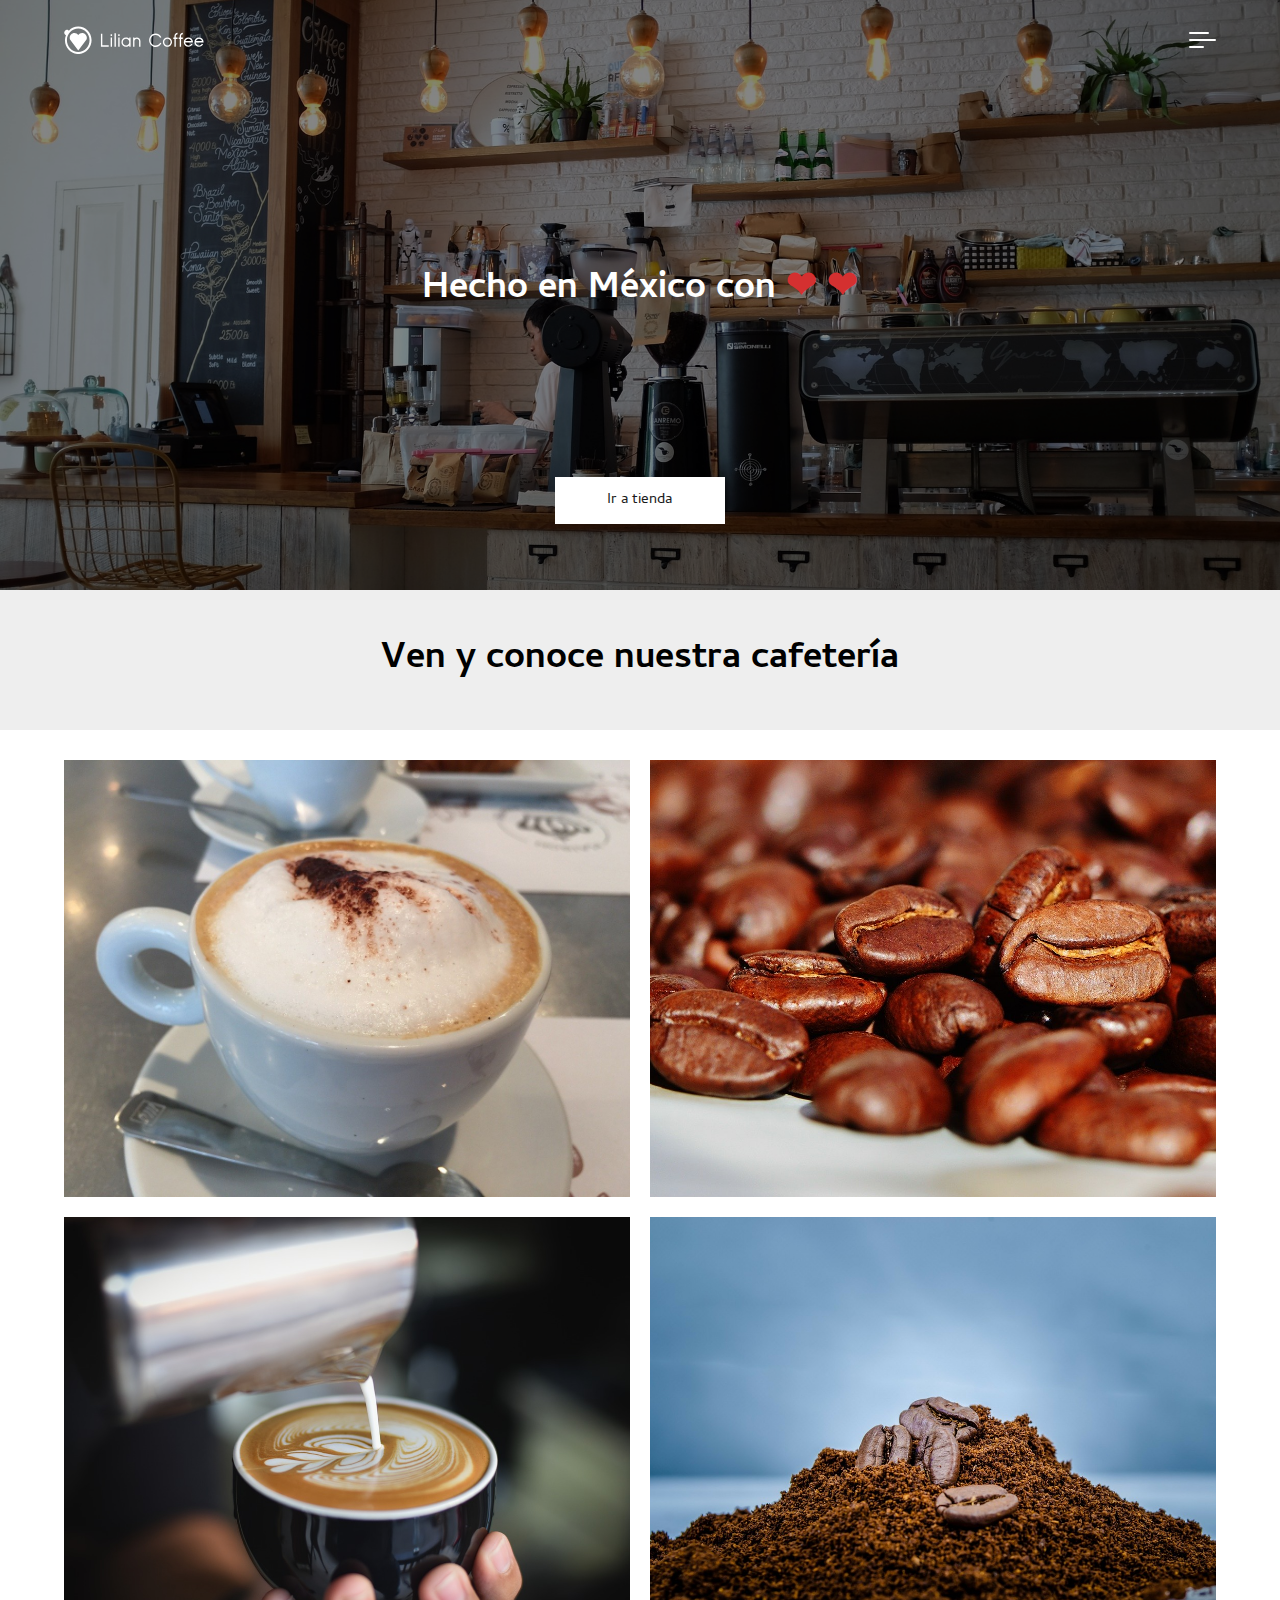
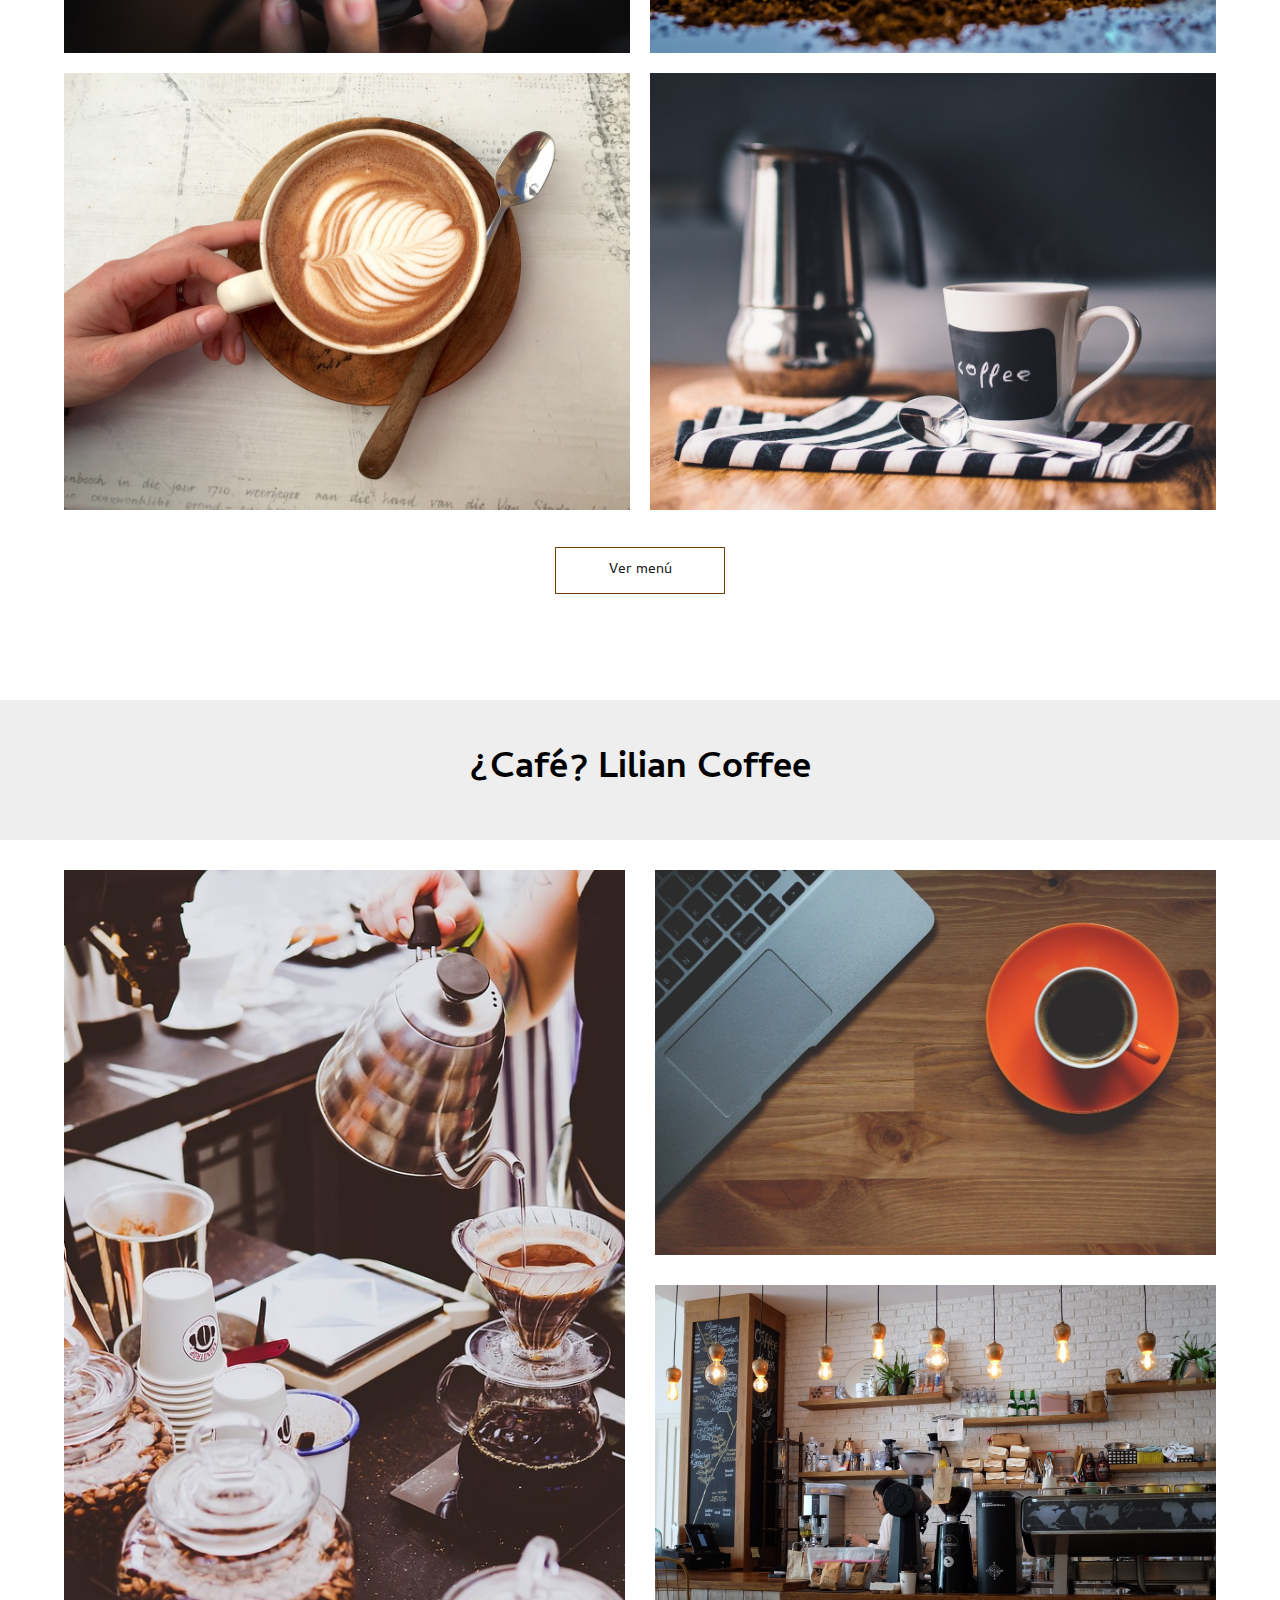
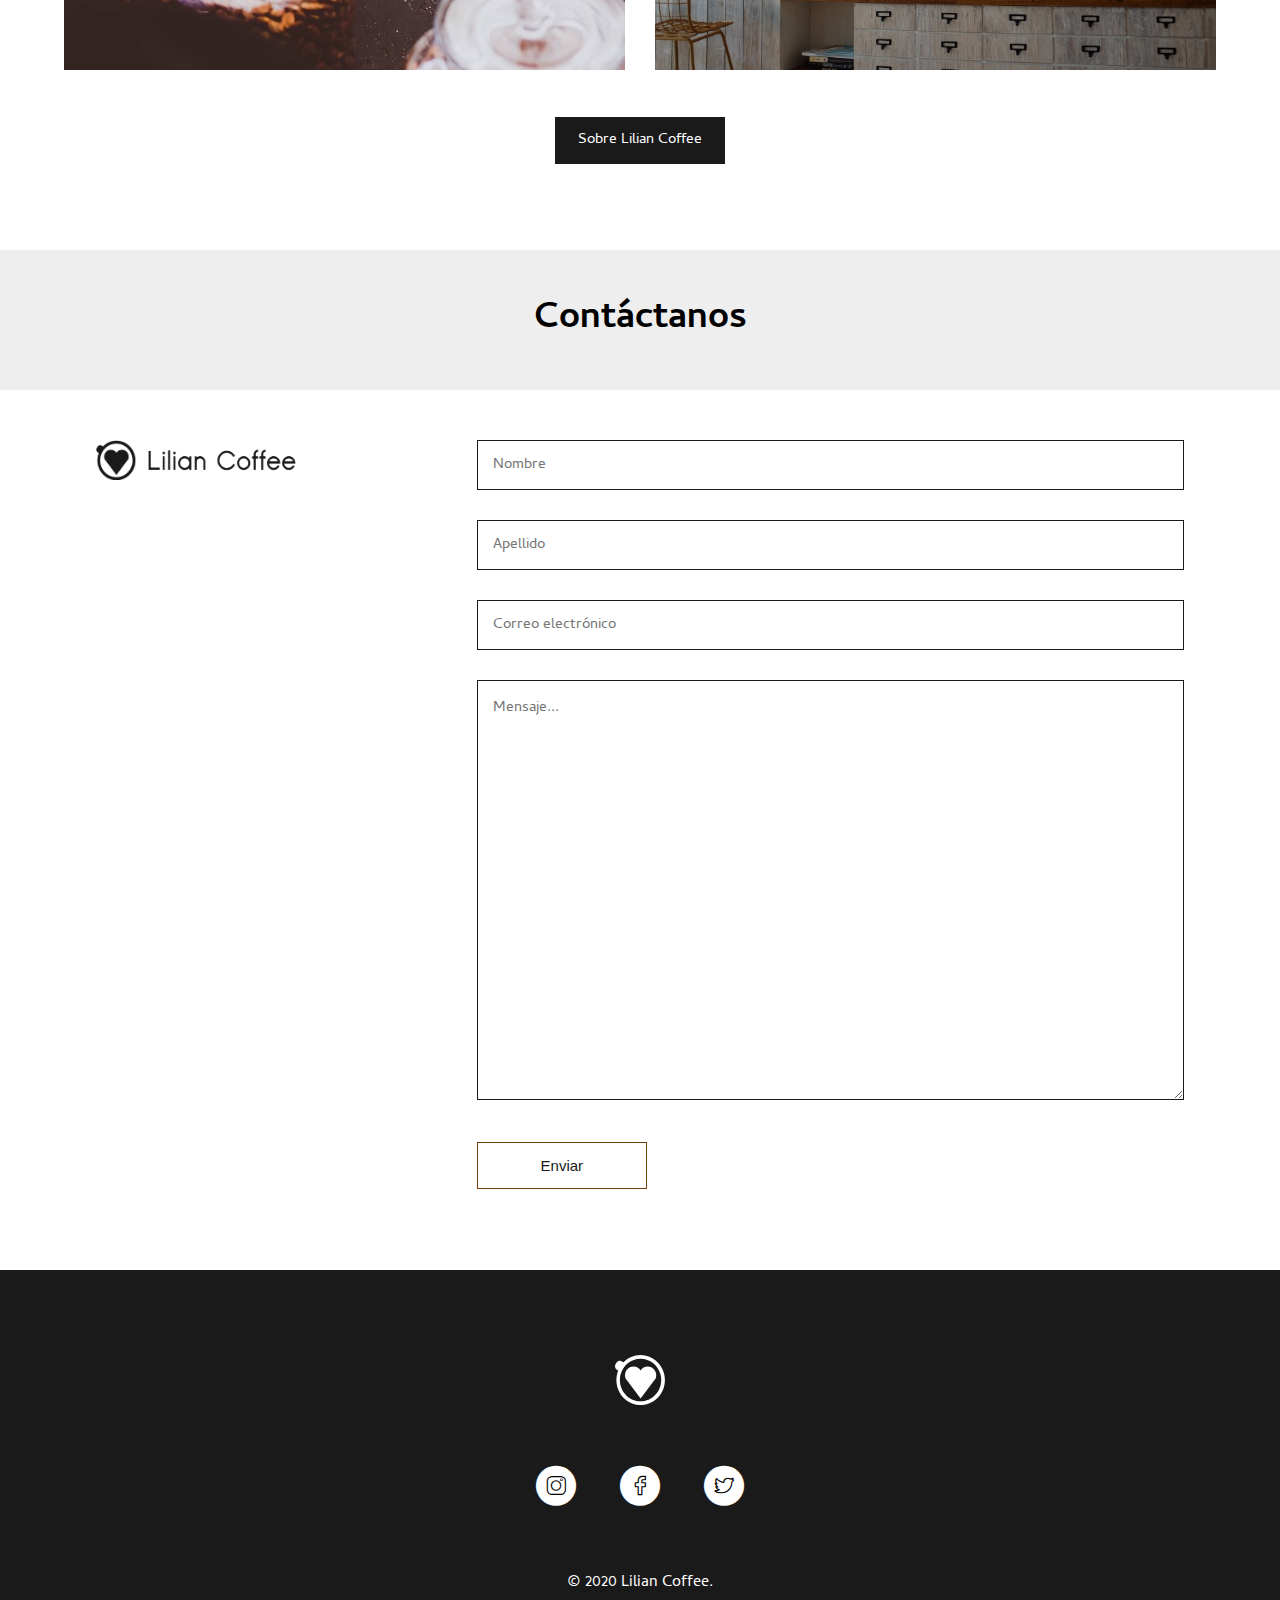
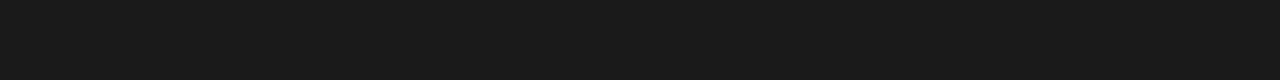
<file: index.html>
<!DOCTYPE html>
<html lang="es-MX">
<head>
    <meta charset="UTF-8">
    <meta name="viewport" content="width=device-width, initial-scale=1.0">
    <meta http-equiv="X-UA-Compatible" content="ie=edge">

    <title>Lilian Coffee</title>
    <link rel="icon" href="brand-images/icon/png/lilian-heart-png-white-icon.png">

    <link rel="stylesheet" href="css-resources/Homepage-style-theme.css">
    <link rel="stylesheet" href="media/fonts/icon-fonts/style.css">
    <script type="text/javascript" src="https://code.jquery.com/jquery-3.4.1.js"></script>
    <link rel="stylesheet" href="css-resources/Homepage-style-responsive-doc-theme.css">
    <link href="https://fonts.googleapis.com/css?family=Cambay|Quicksand&display=swap" rel="stylesheet">
</head>

<body>
    <script type='text/javascript'>
        document.oncontextmenu = function(){return false}
    </script>

    <script  src="js-jquery-assets/javascript-files/script-responsive-menu-toggle.js"></script>

    <header class="header header-global-container" data-controller="HeaderStartWbesite">
        <div class="super-container-float-section">
            <div class="logo-website-section">
                <a href="index.html" class="svg-brand-website brand vector-web-image"></a>

                <button class="burger-toggle-button"><span class="burger-icon-open-close"></span></button>
            </div>

            <div class="navigation-container-div">
                <nav class="navigation-bar-navbar navigation-bar-navbar-primary" id="nav-bar" data-field-content="navigation">
                    <ul class="flex-block-nav-option-list">
                        <li class="navigation-list-item"><a href="menu/drinks.html" class="pd-l-null"><span>Bebidas</span></a></li>

                        <li class="navigation-list-item"><a href="menu/desserts.html"><span>Postres</span></a></li>

                        <li class="navigation-list-item"><a href="menu/breakfasts.html"><span>Desayunos</span></a></li>

                        <li class="navigation-list-item"><a href="about/lilian-coffee.html" class="pd-r-null"><span>Nosotros</span></a></li>
                    </ul>
                </nav>

                <nav class="navigation-bar-navbar navigation-bar-navbar-secondary" id="nav-bar" data-field-content="navigation">
                    <ul class="flex-block-nav-option-list">
                        <li class="navigation-list-item"><a href="shop.html" class="pd-l-null"><span>Shop</span></a></li>
                        
                        <li class="navigation-list-item"><a href="dashboard/login.html" class="pd-r-null"><span>Iniciar sesión</span></a></li>
                    </ul>
                </nav>

                <section class="responsive-social-bar-menu-navigation">
                    <ul class="flex-block-nav-option-list">
                        <li class="navigation-list-item">
                            <a href="https://www.instagram.com" target="_blank">
                                <span class="icon-icon-instagram-circle"><span class="path1"></span><span class="path2"></span><span class="path3"></span><span class="path4"></span></span>
                            </a>
                        </li>

                        <li class="navigation-list-item">
                            <a href="https://www.facebook.com" target="_blank"><span class="icon-icon-facebook-circle"><span class="path1"></span><span class="path2"></span></span></a>
                        </li>

                        <li class="navigation-list-item">
                            <a href="https://www.twitter.com" target="_blank"><span class="icon-icon-twitter-circle"><span class="path1"></span><span class="path2"></span></span></a>
                        </li>
                    </ul>
                </section>
            </div>
        </div>
    </header>




    <div class="first-container-header-image">
        <div class="bg-transparent-container">
            <div class="title-button-container">
                <section class="bg-transparent-title"><h1>Hecho en México con <span class="title-heart">&#10084;</span> <span class="title-heart">&#10084;</span></h1></section>

                <section class="btn-shop-section"><a href="shop.html" class="go-shop-button"><span>Ir a tienda</span></a></section>
            </div>
        </div>
    </div>

    <div class="first-title">
        <h1><span>Ven y conoce nuestra cafetería</span></h1>
    </div>

    <div class="photos-coffee-grid-site">
        <div class="css-grid-element css-grid-element-first"></div>

        <div class="css-grid-element css-grid-element-second"></div>

        <div class="css-grid-element css-grid-element-third"></div>

        <div class="css-grid-element css-grid-element-fourth"></div>

        <div class="css-grid-element css-grid-element-fifth"></div>

        <div class="css-grid-element css-grid-element-sixth"></div>
    </div>

    <section class="go-to-menu-section"><a href="menu/menu.html" class="go-to-menu-button"><span>Ver menú</span></a></section>

    <div class="second-title">
        <h1><span>¿Café? Lilian Coffee</span></h1>
    </div>

    <div class="go-about-lilian-coffee-grid-section">
        <div class="about-lilian-grid-element about-lilian-grid-element-first"></div>

        <div class="about-lilian-grid-element about-lilian-grid-element-second"></div>

        <div class="about-lilian-grid-element about-lilian-grid-element-third"></div>
    </div>

    <section class="see-more-lilian-coffee-section"><a href="about/lilian-coffee.html" class="see-more-l-c-button"><span>Sobre Lilian Coffee</span></a></section>

    <div class="third-title">
        <h1><span>Contáctanos</span></h1>
    </div>

    <div class="form-contact-last-section">
        <div class="contact-us-img-container">
            <div class="lilian-coffee-image-contact"></div>
        </div>

        <div class="form-send-message">
            <input type="text" name="" id="name-field" placeholder="Nombre"> <input type="text" name="" id="second-name-field" placeholder="Apellido">

            <input type="email" name="" id="email-field" placeholder="Correo electrónico">

            <textarea name="" id="message-text-area" placeholder="Mensaje..."></textarea>

            <section class="send-button-container">
                <button type="submit" class="send-button"><span>Enviar</span></button>
            </section>
        </div>
    </div>

    <a id="button" title="Back to Top"><span class="arrow arrow-one"></span><span class="arrow arrow-two"></span><span class="arrow arrow-three"></span>
    </a>

    <script type="text/javascript">
        var btn = $('#button'); $(window).scroll(function() { if ($(window).scrollTop() > 100) {
        btn.addClass('show'); } else { btn.removeClass('show'); } }); btn.on('click', function(e) {
        e.preventDefault(); $('html, body').animate({scrollTop:0}, '100');});
    </script>

    <style type="text/css">
        #button { display: flex; align-items: center; justify-content: center; background-color: #2c2c2c; width: 50px; height: 50px; text-align: center; border-radius: 50%; position: fixed; bottom: 20px;
        right: 20px; transition: background-color .3s,  opacity .5s, visibility .5s; opacity: 0; visibility: hidden; cursor: pointer; z-index: 4; } #button .arrow-one{ width: 12px; height: 2px; border-radius: 9px;
        background: #ffffff; transform: rotate(-45deg); } #button .arrow-two{ width: 12px; height: 2px; border-radius: 9px; background: #ffffff; margin-left: -4px; transform: rotate(45deg); } #button:hover {
        cursor: pointer; background-color:  #ff1493; } #button:active { background-color: #ff1493; } #button.show { opacity: 1; visibility: visible; }
        @media only screen and (min-width: 660px) and (max-width: 1280px){ #button { width: 45px; height: 45px; border-radius: 50%; position: fixed; bottom: 20px; right: 20px; } #button .arrow-one{
        width: 10px; height: 2px; border-radius: 9px; background: #ffffff; transform: rotate(-45deg); } #button .arrow-two{ width: 10px; height: 2px; border-radius: 9px; background: #ffffff; margin-left: -4px;
        transform: rotate(45deg); } } @media screen and (min-width: 250px) and (max-width: 660px){ #button { width: 40px; height: 40px; border-radius: 50%; position: fixed; bottom: 20px; right: 20px; }
        #button .arrow-one{ width: 10px; height: 2px; border-radius: 9px; background: #ffffff; transform: rotate(-45deg); }#button .arrow-two{ width: 10px; height: 2px; border-radius: 9px; background: #ffffff;
        margin-left: -4px; transform: rotate(45deg); } }
    </style>




    <footer class="footer footer-gloabal-navigation-bottom" id="ft" data-controller="FooterBreakPoint">
        <div class="super-container-footer-items">
            <div class="lilian-coffee-icon-heart-svg-section"><a href="" class="lilian-heart-icon" title="Lilian Coffee Home"></a></div>

            <div class="social-bar-link-items">
                <ul class="footer-option-list">
                    <li class="footer-list-item">
                        <a href="https://www.instagram.com" class="pd-l-null" target="_blank">
                            <span class="icon-icon-instagram-circle"><span class="path1"></span><span class="path2"></span><span class="path3"></span><span class="path4"></span></span>
                        </a>
                    </li>

                    <li class="footer-list-item">
                        <a href="https://www.facebook.com" class="" target="_blank"><span class="icon-icon-facebook-circle"><span class="path1"></span><span class="path2"></span></span></a>
                    </li>

                    <li class="footer-list-item">
                        <a href="https://www.twitter.com" class="pd-r-null" target="_blank"><span class="icon-icon-twitter-circle"><span class="path1"></span><span class="path2"></span></span></a>
                    </li>
                </ul>
            </div>

            <div class="lilian-coffee-copyright-website">
                <ul class="footer-option-list">
                    <li class="footer-list">
                        <item>
                            <h4><span>&copy; 2020 Lilian Coffee.</span></h4>
                        </item>
                    </li>
                </ul>
            </div>
        </div>
    </footer>
</body>
</html>
</file>
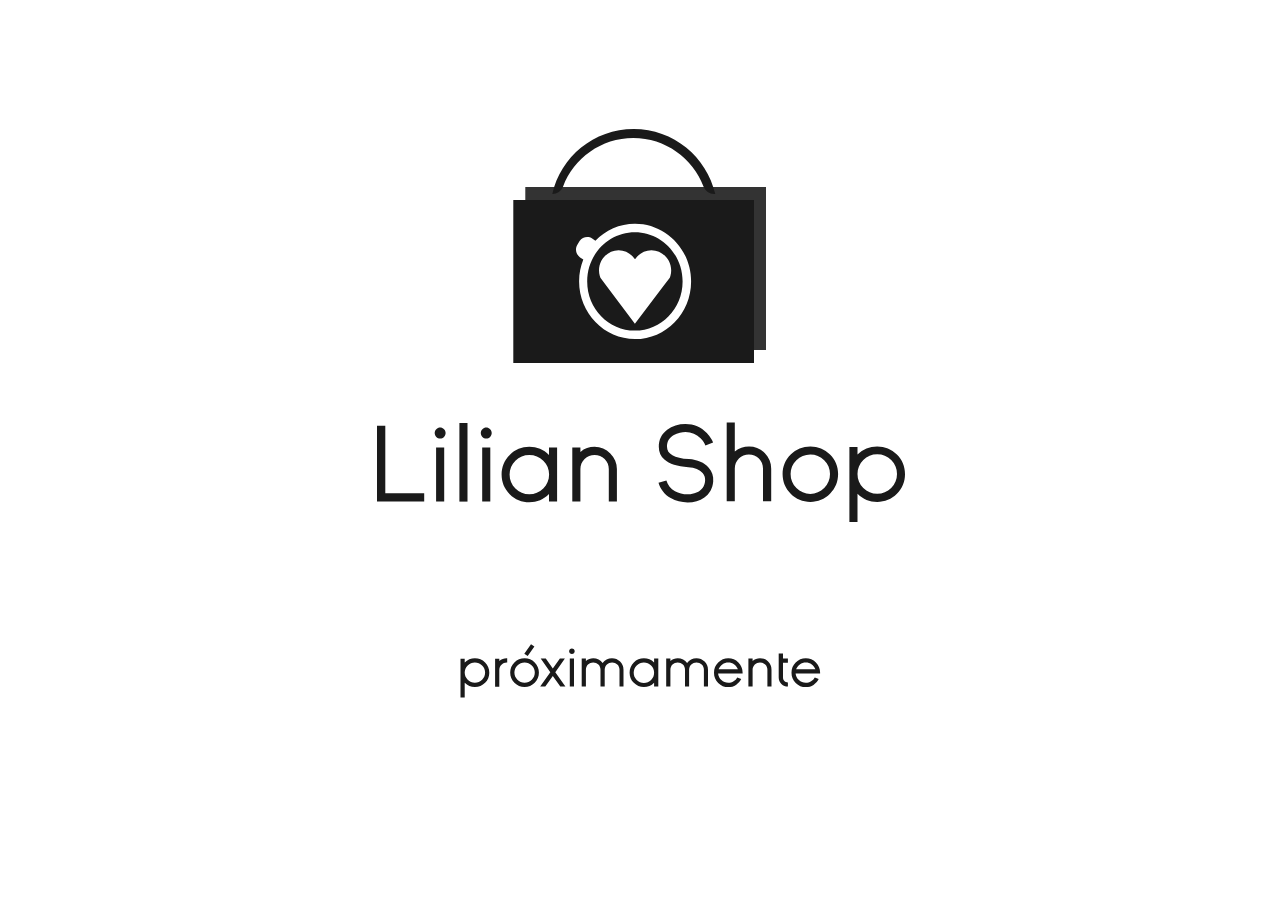
<file: shop.html>
<!DOCTYPE html>
<html lang="es-MX">
<head>
    <meta charset="UTF-8">
    <meta name="viewport" content="width=device-width, initial-scale=1.0">
    <title>Shop -Lilian Coffee</title>
    <link rel="icon" href="brand-images/icon/png/lilian-heart-png-white-icon.png">

    <link rel="stylesheet" href="css-resources/shop-style-soon.css">
</head>
<body>
    <script type='text/javascript'>
        document.oncontextmenu = function(){return false}
    </script>

    <a href="https://brandonap.github.io/lilian-coffee/" class="shop-svg-background-image-redirect-to-home" id="sho-svg"></a>
</body>
</html>
</file>
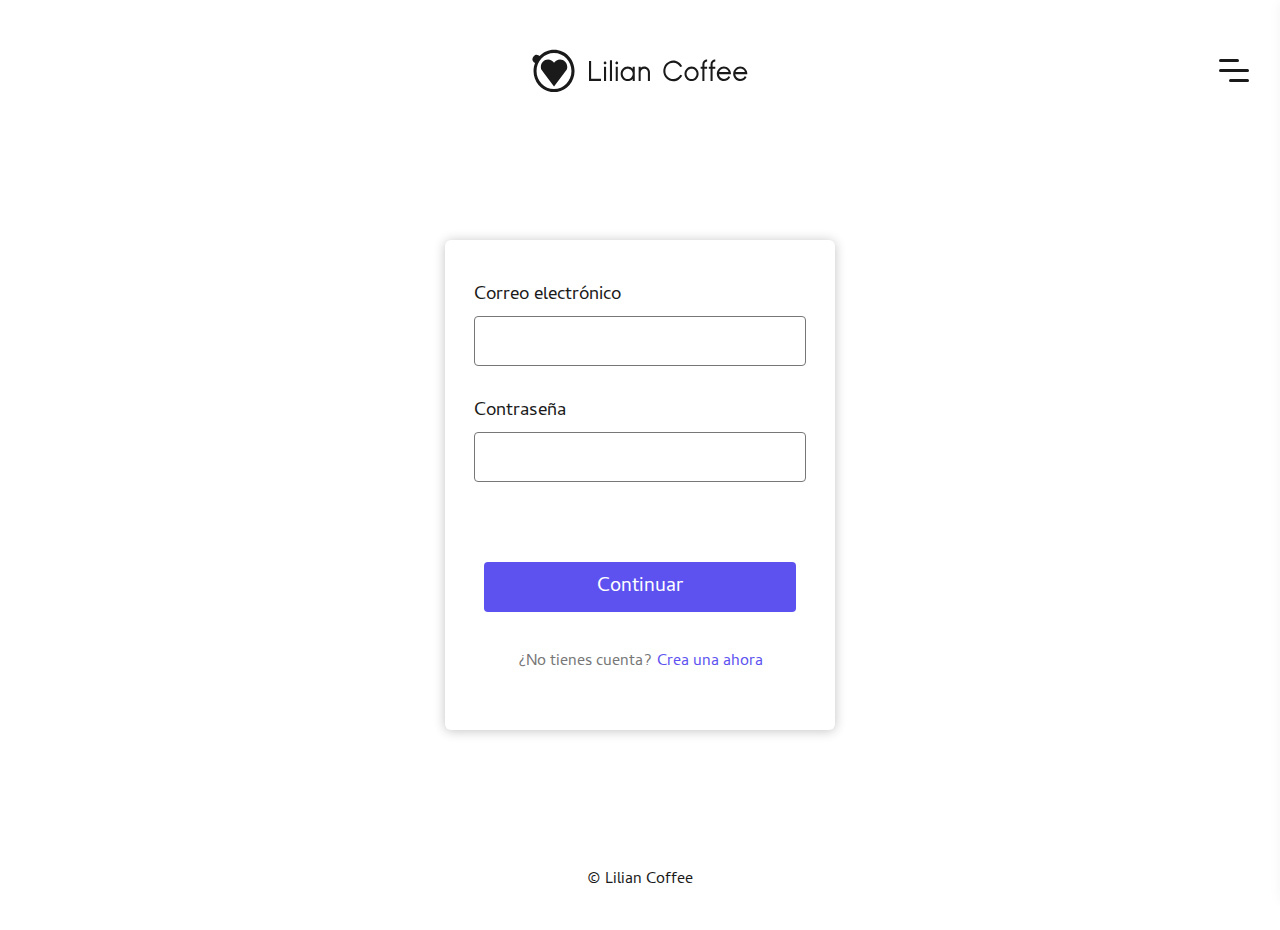
<file: dashboard/login.html>
<!DOCTYPE html>
<html lang="es-MX">
<head>
    <meta charset="UTF-8">
    <meta name="viewport" content="width=device-width, initial-scale=1.0">
    <meta http-equiv="X-UA-Compatible" content="ie=edge">

    <title>Inicio de sesión - Lilian Coffee</title>
    <link rel="icon" href="../brand-images/icon/png/lilian-heart-png-white-icon.png">

    <link rel="stylesheet" href="css-dashboard-documents/login-styles-document.css">
    <script type="text/javascript" src="https://code.jquery.com/jquery-3.4.1.js"></script>
    <link rel="stylesheet" href="css-dashboard-documents/login-responsive-styles-document.css">
    <link href="https://fonts.googleapis.com/css?family=Cambay|Quicksand&display=swap" rel="stylesheet">
</head>
<body>
    <script type='text/javascript'>
        document.oncontextmenu = function(){return false}
    </script>

    <script  src="javascript-files/script-toggle-sidebar-active.js"></script>

    <header class="header-login">
        <div class="gloabal-navigation-container">
            <div class="logo-nav-section">
                <a href="https://brandonap.github.io/lilian-coffee/" class="isologo-svg-image"></a>

                <button class="burger-login-button">
                    <div class="icon-container"><span class="burger-icon"></span></div>
                </button>
            </div>

            <div class="all-navigation-sidebar">
                <nav class="navigation-bar-navbar navigation-bar-navbar-primary" id="nav-bar" data-field-content="navigation">
                    <ul class="navigation-list">
                        <li class="navigation-list-item"><a href="signup.html"><span>Crear una cuenta</span></a></li>

                        <li class="navigation-list-item"><a><span>¿No recuerdas la contraseña?</span></a></li>

                        <li class="navigation-list-item"><a><span>Términos de uso</span></a></li>

                        <li class="navigation-list-item"><a><span>Política de privacidad</span></a></li>

                        <li class="navigation-list-item"><a><span>Contacto</span></a></li>
                    </ul>
                </nav>

                <nav class="navigation-bar-navbar navigation-bar-navbar-secondary" id="nav-bar" data-field-content="navigation">
                    <ul class="navigation-list">
                        <button class="start"><img src="svg-icons/apple.svg" alt="svg-image"><span>Iniciar con Apple</span></button>

                        <button class="start"><img src="svg-icons/microsoft.svg" alt="svg-image"><span>Iniciar con Microsoft</span></button>

                        <button class="start"><img src="svg-icons/google.svg" alt="svg-image"><span>Iniciar con Google</span></button>
                    </ul>
                </nav>
            </div>
        </div>
    </header>
    <div class="top-header"></div>


    <div class="form-super-container">
        <form action="">
            <div class="input-container">
                <h3><span>Correo electrónico</span></h3>
                <input type="email" name="" id="input-email">

                <h3><span>Contraseña</span></h3>
                <input type="password" name="" id="input-password">
            </div>

            <section class="btn-section">
                <input type="submit" value="Continuar" class="submit-btn">
            </section>

            <section class="go-create-account">
                <h4><span>¿No tienes cuenta?</span></h4> <a href="signup.html"><span>Crea una ahora</span></a>
            </section>
        </form>
    </div>


    <footer class="login-footer-page">
        <ul class="footer-navigation-list">
            <li class="footer-navigation-list-item">
                <h4><span>&copy; Lilian Coffee</span></h4>
            </li>
        </ul>
    </footer>
</body>
</html>
</file>
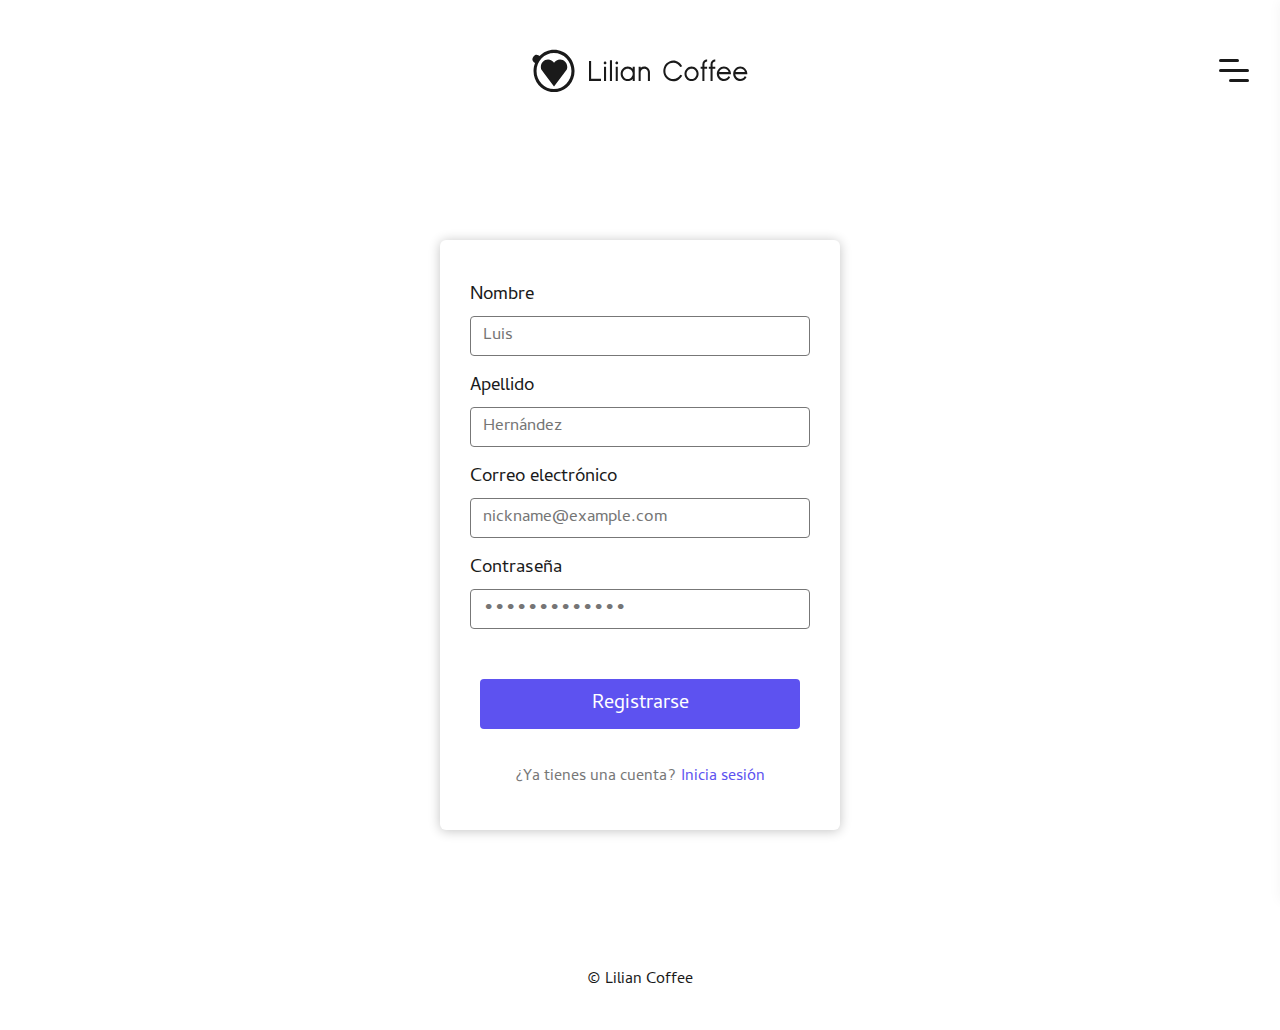
<file: dashboard/signup.html>
<!DOCTYPE html>
<html lang="es-MX">
<head>
    <meta charset="UTF-8">
    <meta name="viewport" content="width=device-width, initial-scale=1.0">
    <meta http-equiv="X-UA-Compatible" content="ie=edge">

    <title>Registro de usuario - Lilian Coffee</title>
    <link rel="icon" href="../brand-images/icon/png/lilian-heart-png-white-icon.png">

    <link rel="stylesheet" href="css-dashboard-documents/signup-styles-document.css">
    <script type="text/javascript" src="https://code.jquery.com/jquery-3.4.1.js"></script>
    <link rel="stylesheet" href="css-dashboard-documents/signup-responsive-styles-document.css">
    <link href="https://fonts.googleapis.com/css?family=Cambay|Quicksand&display=swap" rel="stylesheet">
</head>
<body>
    <script type='text/javascript'>
        document.oncontextmenu = function(){return false}
    </script>

    <script  src="javascript-files/script-toggle-sidebar-active.js"></script>

    <header class="header-login">
        <div class="gloabal-navigation-container">
            <div class="logo-nav-section">
                <a href="https://brandonap.github.io/lilian-coffee/" class="isologo-svg-image"></a>

                <button class="burger-login-button">
                    <div class="icon-container"><span class="burger-icon"></span></div>
                </button>
            </div>

            <div class="all-navigation-sidebar">
                <nav class="navigation-bar-navbar navigation-bar-navbar-primary" id="nav-bar" data-field-content="navigation">
                    <ul class="navigation-list">
                        <li class="navigation-list-item"><a href="login.html"><span>Iniciar sesión</span></a></li>

                        <li class="navigation-list-item"><a><span>Términos de uso</span></a></li>

                        <li class="navigation-list-item"><a><span>Política de privacidad</span></a></li>

                        <li class="navigation-list-item"><a><span>Contacto</span></a></li>
                    </ul>
                </nav>

                <nav class="navigation-bar-navbar navigation-bar-navbar-secondary" id="nav-bar" data-field-content="navigation">
                    <ul class="navigation-list">
                        <button class="start"><img src="svg-icons/apple.svg" alt="svg-image"><span>Iniciar con Apple</span></button>

                        <button class="start"><img src="svg-icons/microsoft.svg" alt="svg-image"><span>Iniciar con Microsoft</span></button>

                        <button class="start"><img src="svg-icons/google.svg" alt="svg-image"><span>Iniciar con Google</span></button>
                    </ul>
                </nav>
            </div>
        </div>
    </header>
    <div class="top-header"></div>

    <div class="sign-up-global-container">
        <form action="">
            <div class="form-inputs-section">
                <h3><span>Nombre</span></h3>
                <input type="text" name="" id="input-name" placeholder="Luis">
                <h3><span>Apellido</span></h3>
                <input type="text" name="" id="input-second-name" placeholder="Hernández">
                <h3><span>Correo electrónico</span></h3>
                <input type="email" name="" id="email-input" placeholder="nickname@example.com">
                <h3><span>Contraseña</span></h3>
                <input type="password" name="" id="input-password" placeholder="&#8226;&#8226;&#8226;&#8226;&#8226;&#8226;&#8226;&#8226;&#8226;&#8226;&#8226;&#8226;&#8226;">
            </div>

            <div class="button-section">
                <input type="submit" value="Registrarse">
            </div>

            <div class="login-form-link">
                <h4><span>¿Ya tienes una cuenta?</span></h4><a href="login.html"><span>Inicia sesión</span></a>
            </div>
        </form>
    </div>

    <footer class="login-footer-page">
        <ul class="footer-navigation-list">
            <li class="footer-navigation-list-item">
                <h4><span>&copy; Lilian Coffee</span></h4>
            </li>
        </ul>
    </footer>
</body>
</html>
</file>
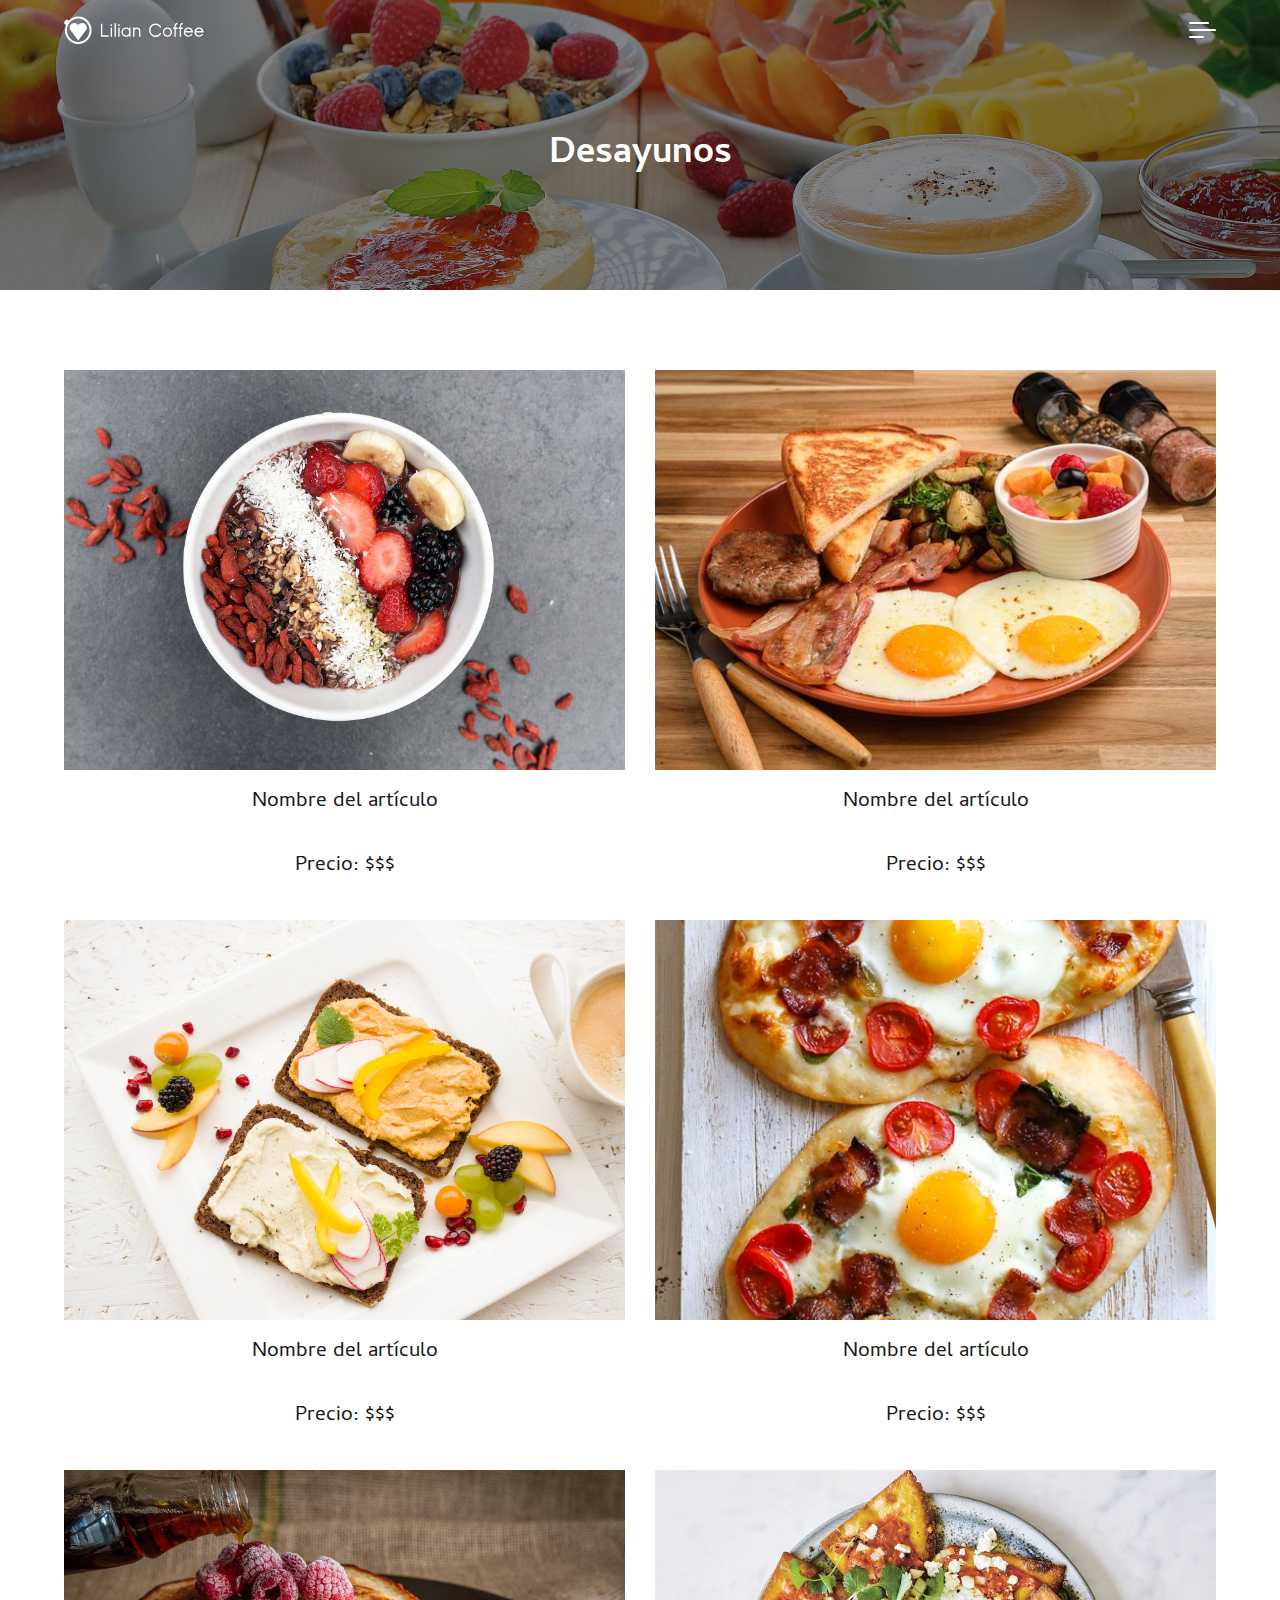
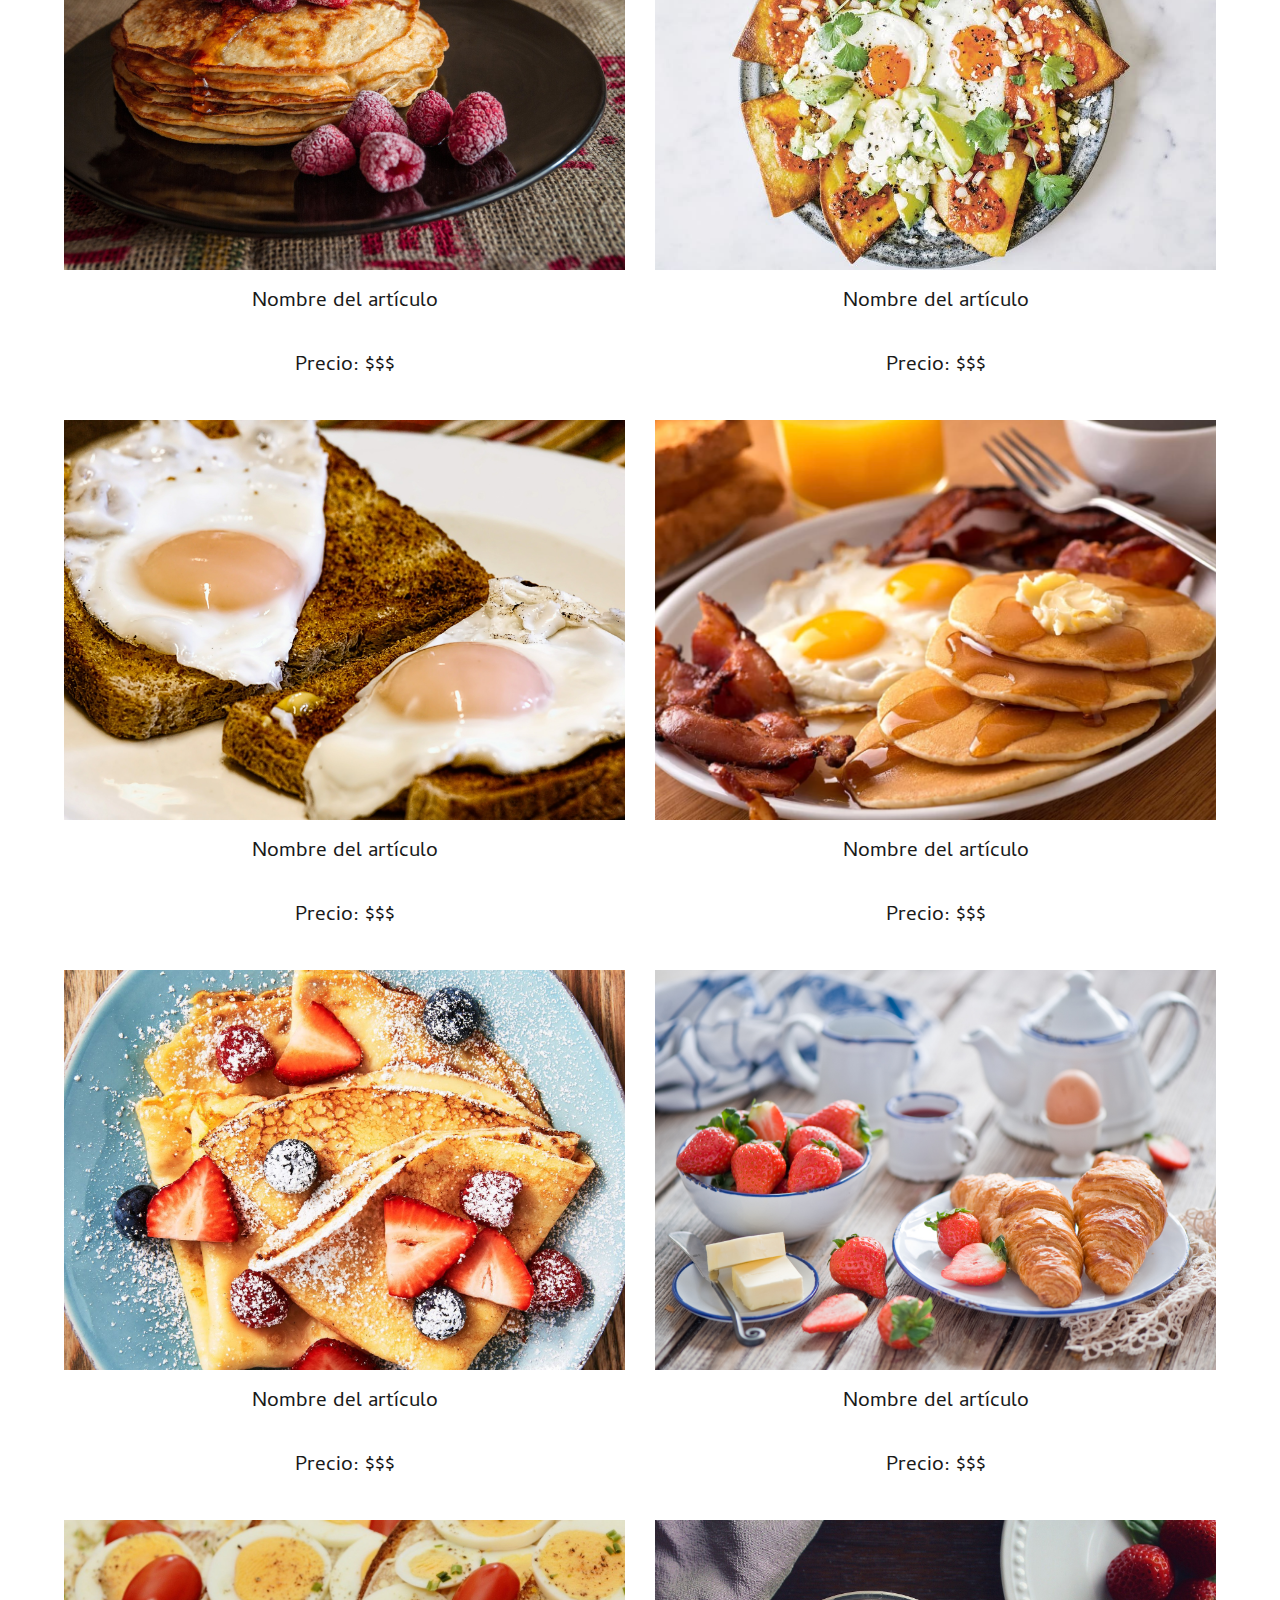
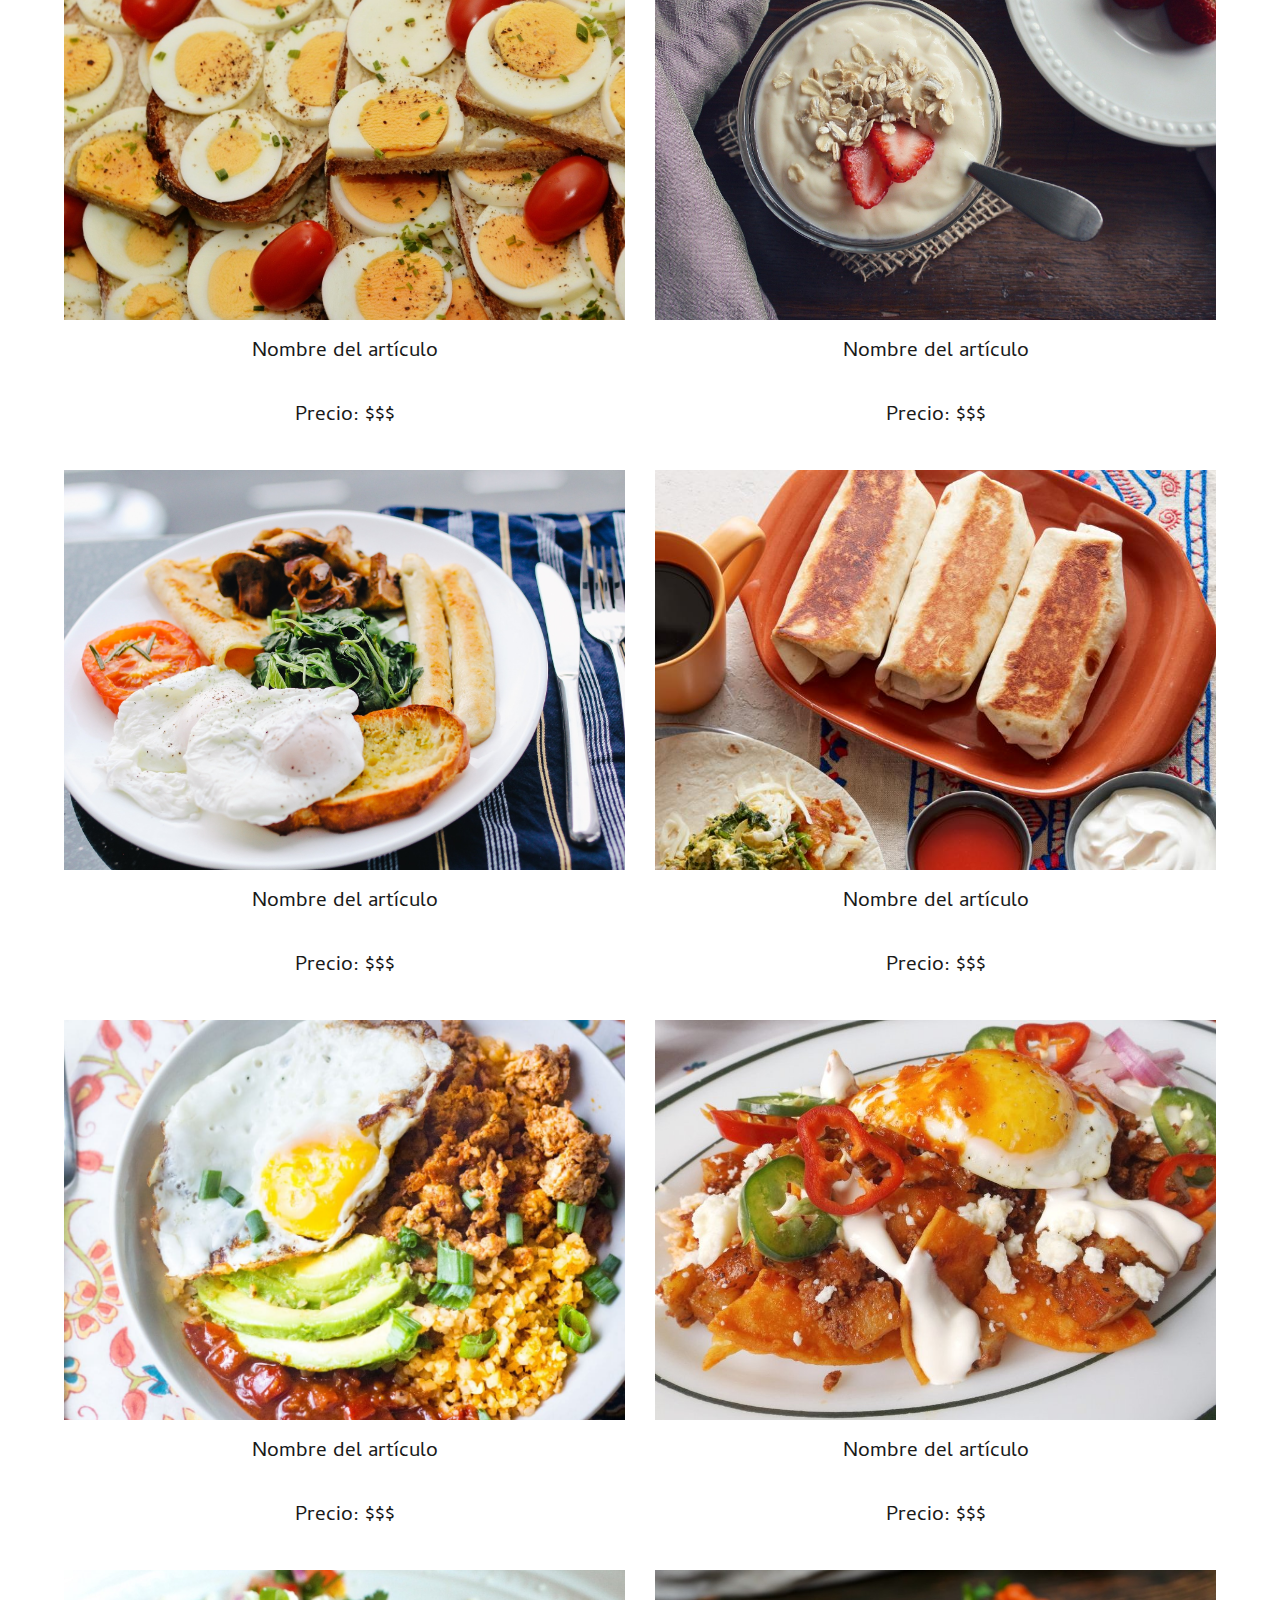
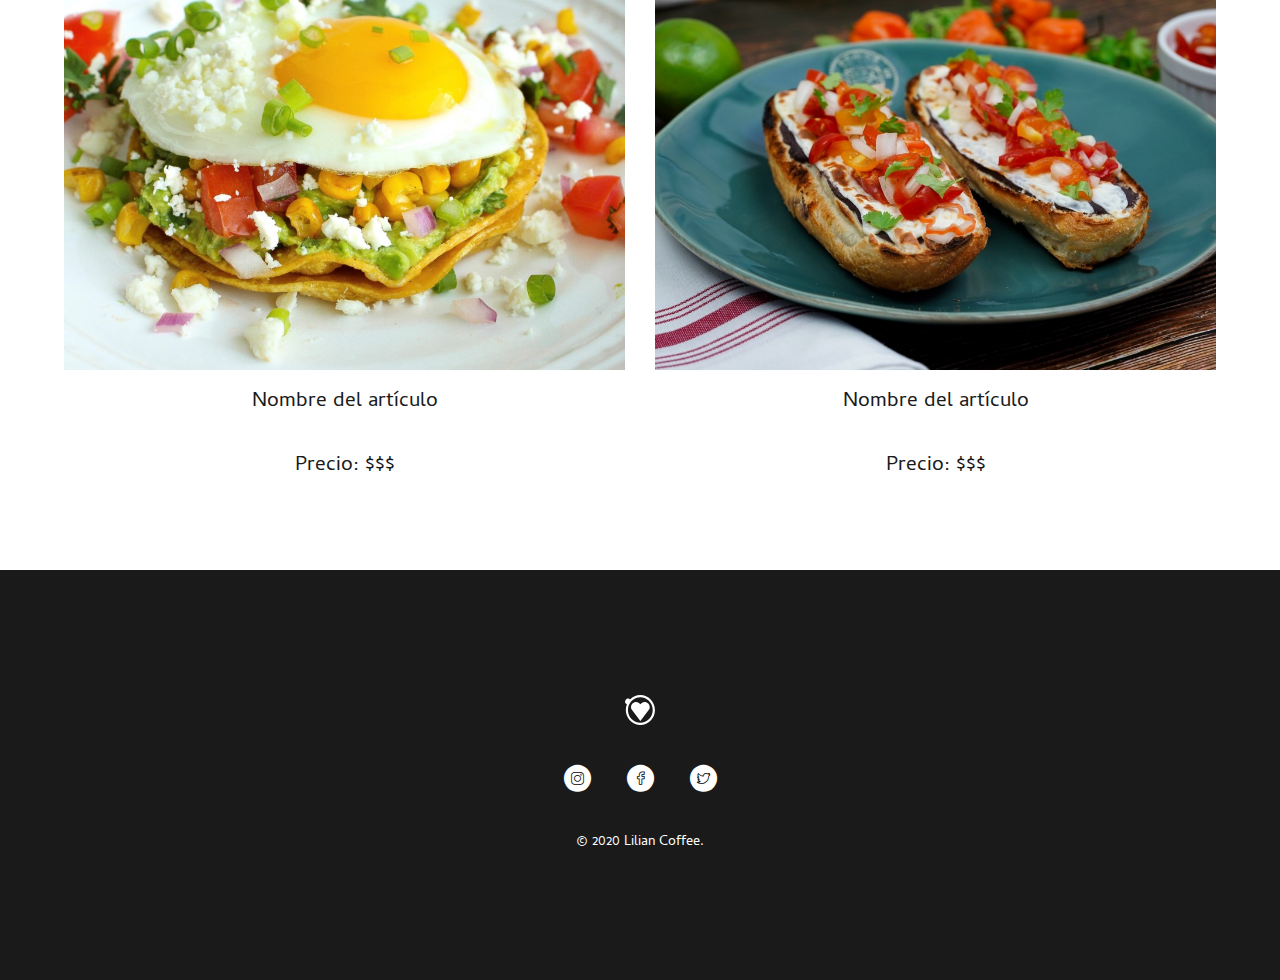
<file: menu/breakfasts.html>
<!DOCTYPE html>
<html lang="es-MX">
<head>
    <meta charset="UTF-8">
    <meta name="viewport" content="width=device-width, initial-scale=1.0">
    <meta http-equiv="X-UA-Compatible" content="ie=edge">

    <title>Desayunos - Lilian Coffee</title>
    <link rel="icon" href="../brand-images/icon/png/lilian-heart-png-white-icon.png">

    <link rel="stylesheet" href="css-menu-documents/Breakfasts-style-theme.css">
    <link rel="stylesheet" href="../media/fonts/icon-fonts/style.css">
    <script type="text/javascript" src="https://code.jquery.com/jquery-3.4.1.js"></script>
    <link rel="stylesheet" href="css-menu-documents/Breakfasts-responsive-styles.css">
    <link href="https://fonts.googleapis.com/css?family=Cambay|Quicksand&display=swap" rel="stylesheet">
</head>
<body>
    <script type='text/javascript'>
        document.oncontextmenu = function(){return false}
    </script>

    <script  src="../js-jquery-assets/javascript-files/script-responsive-menu-toggle.js"></script>

    <header class="header header-global-container" data-controller="HeaderStartWbesite">
        <div class="super-container-float-section">
            <div class="logo-website-section">
                <a href="https://brandonap.github.io/lilian-coffee/" class="svg-brand-website brand vector-web-image"></a>

                <button class="burger-toggle-button"><span class="burger-icon-open-close"></span></button>
            </div>

            <div class="navigation-container-div">
                <nav class="navigation-bar-navbar navigation-bar-navbar-primary" id="nav-bar" data-field-content="navigation">
                    <ul class="flex-block-nav-option-list">
                        <li class="navigation-list-item"><a href="./drinks.html" class="pd-l-null"><span>Bebidas</span></a></li>

                        <li class="navigation-list-item"><a href="./desserts.html"><span>Postres</span></a></li>

                        <li class="navigation-list-item"><a href="./breakfasts.html" class="active"><span>Desayunos</span></a></li>

                        <li class="navigation-list-item"><a href="../about/lilian-coffee.html" class="pd-r-null"><span>Nosotros</span></a></li>
                    </ul>
                </nav>

                <nav class="navigation-bar-navbar navigation-bar-navbar-secondary" id="nav-bar" data-field-content="navigation">
                    <ul class="flex-block-nav-option-list">
                        <li class="navigation-list-item"><a href="../shop.html" class="pd-l-null"><span>Shop</span></a></li>
                        
                        <li class="navigation-list-item"><a href="../dashboard/login.html" class="pd-r-null"><span>Iniciar sesión</span></a></li>
                    </ul>
                </nav>

                <section class="responsive-social-bar-menu-navigation">
                    <ul class="flex-block-nav-option-list">
                        <li class="navigation-list-item">
                            <a href="https://www.instagram.com" target="_blank">
                                <span class="icon-icon-instagram-circle"><span class="path1"></span><span class="path2"></span><span class="path3"></span><span class="path4"></span></span>
                            </a>
                        </li>

                        <li class="navigation-list-item">
                            <a href="https://www.facebook.com" target="_blank"><span class="icon-icon-facebook-circle"><span class="path1"></span><span class="path2"></span></span></a>
                        </li>

                        <li class="navigation-list-item">
                            <a href="https://www.twitter.com" target="_blank"><span class="icon-icon-twitter-circle"><span class="path1"></span><span class="path2"></span></span></a>
                        </li>
                    </ul>
                </section>
            </div>
        </div>
    </header>



    <div class="menu-header-container-image">
        <div class="bg-transparent-container">
            <section class="bg-transparent-title"><h1>Desayunos</h1></section>
        </div>
    </div>

    <div class="all-breakfasts-grid-global-container">
        <div class="breakfast-grid-element breakfast-grid-element-one">
            <div class="breakfast-info-container breakfast-info-container-first"><img src="menu-images/breakfasts/breakfast-1209260_1920.jpg" alt="breakfast-image"></div>
            <div class="breakfast-info-container breakfast-info-container-second"><h3><span>Nombre del artículo</span></h3>
            <h3><span>Precio: $$$</span></h3></div>
        </div>

        <div class="breakfast-grid-element breakfast-grid-element-two">
            <div class="breakfast-info-container breakfast-info-container-first"><img src="menu-images/breakfasts/2-egg-breakfast.jpg" alt="breakfast-image"></div>
            <div class="breakfast-info-container breakfast-info-container-second"><h3><span>Nombre del artículo</span></h3>
            <h3><span>Precio: $$$</span></h3></div>
        </div>

        <div class="breakfast-grid-element breakfast-grid-element-three">
            <div class="breakfast-info-container breakfast-info-container-first"><img src="menu-images/breakfasts/breakfast-1804457_1920.jpg" alt="breakfast-image"></div>
            <div class="breakfast-info-container breakfast-info-container-second"><h3><span>Nombre del artículo</span></h3>
            <h3><span>Precio: $$$</span></h3></div>
        </div>

        <div class="breakfast-grid-element breakfast-grid-element-four">
            <div class="breakfast-info-container breakfast-info-container-first"><img src="menu-images/breakfasts/breakfast-pizza-1-8.jpg" alt="breakfast-image"></div>
            <div class="breakfast-info-container breakfast-info-container-second"><h3><span>Nombre del artículo</span></h3>
            <h3><span>Precio: $$$</span></h3></div>
        </div>

        <div class="breakfast-grid-element breakfast-grid-element-five">
            <div class="breakfast-info-container breakfast-info-container-first"><img src="menu-images/breakfasts/pancakes-2291908_1920.jpg" alt="breakfast-image"></div>
            <div class="breakfast-info-container breakfast-info-container-second"><h3><span>Nombre del artículo</span></h3>
            <h3><span>Precio: $$$</span></h3></div>
        </div>

        <div class="breakfast-grid-element breakfast-grid-element-six">
            <div class="breakfast-info-container breakfast-info-container-first"><img src="menu-images/breakfasts/nonfeature-chilaquiles-recipe.jpg" alt="breakfast-image"></div>
            <div class="breakfast-info-container breakfast-info-container-second"><h3><span>Nombre del artículo</span></h3>
            <h3><span>Precio: $$$</span></h3></div>
        </div>

        <div class="breakfast-grid-element breakfast-grid-element-seven">
            <div class="breakfast-info-container breakfast-info-container-first"><img src="menu-images/breakfasts/fried-eggs-456351_1920.jpg" alt="breakfast-image"></div>
            <div class="breakfast-info-container breakfast-info-container-second"><h3><span>Nombre del artículo</span></h3>
            <h3><span>Precio: $$$</span></h3></div>
        </div>

        <div class="breakfast-grid-element breakfast-grid-element-eight">
            <div class="breakfast-info-container breakfast-info-container-first"><img src="menu-images/breakfasts/breakfast-05514656.jpg" alt="breakfast-image"></div>
            <div class="breakfast-info-container breakfast-info-container-second"><h3><span>Nombre del artículo</span></h3>
            <h3><span>Precio: $$$</span></h3></div>
        </div>

        <div class="breakfast-grid-element breakfast-grid-element-nine">
            <div class="breakfast-info-container breakfast-info-container-first"><img src="menu-images/breakfasts/easy-breakfast-crepe-1565637945.jpg" alt="breakfast-image"></div>
            <div class="breakfast-info-container breakfast-info-container-second"><h3><span>Nombre del artículo</span></h3>
            <h3><span>Precio: $$$</span></h3></div>
        </div>

        <div class="breakfast-grid-element breakfast-grid-element-ten">
            <div class="breakfast-info-container breakfast-info-container-first"><img src="menu-images/breakfasts/breakfast-strawberry.jpg" alt="breakfast-image"></div>
            <div class="breakfast-info-container breakfast-info-container-second"><h3><span>Nombre del artículo</span></h3>
            <h3><span>Precio: $$$</span></h3></div>
        </div>

        <div class="breakfast-grid-element breakfast-grid-element-eleven">
            <div class="breakfast-info-container breakfast-info-container-first"><img src="menu-images/breakfasts/egg-sandwich-2761894_1920.jpg" alt="breakfast-image"></div>
            <div class="breakfast-info-container breakfast-info-container-second"><h3><span>Nombre del artículo</span></h3>
            <h3><span>Precio: $$$</span></h3></div>
        </div>

        <div class="breakfast-grid-element breakfast-grid-element-twelve">
            <div class="breakfast-info-container breakfast-info-container-first"><img src="menu-images/breakfasts/yogurt-1442034_1920.jpg" alt="breakfast-image"></div>
            <div class="breakfast-info-container breakfast-info-container-second"><h3><span>Nombre del artículo</span></h3>
            <h3><span>Precio: $$$</span></h3></div>
        </div>

        <div class="breakfast-grid-element breakfast-grid-element-thirteen">
            <div class="breakfast-info-container breakfast-info-container-first"><img src="menu-images/breakfasts/breakfast-1246686_1920.jpg" alt="breakfast-image"></div>
            <div class="breakfast-info-container breakfast-info-container-second"><h3><span>Nombre del artículo</span></h3>
            <h3><span>Precio: $$$</span></h3></div>
        </div>

        <div class="breakfast-grid-element breakfast-grid-element-fourteen">
            <div class="breakfast-info-container breakfast-info-container-first"><img src="menu-images/breakfasts/burritos.jpeg" alt="breakfast-image"></div>
            <div class="breakfast-info-container breakfast-info-container-second"><h3><span>Nombre del artículo</span></h3>
            <h3><span>Precio: $$$</span></h3></div>
        </div>

        <div class="breakfast-grid-element breakfast-grid-element-fifteen">
            <div class="breakfast-info-container breakfast-info-container-first"><img src="menu-images/breakfasts/mexican-breakfast-bowls_.jpg" alt="breakfast-image"></div>
            <div class="breakfast-info-container breakfast-info-container-second"><h3><span>Nombre del artículo</span></h3>
            <h3><span>Precio: $$$</span></h3></div>
        </div>

        <div class="breakfast-grid-element breakfast-grid-element-sixteen">
            <div class="breakfast-info-container breakfast-info-container-first"><img src="menu-images/breakfasts/Breakfast-Chilaquiles-3-2.jpg" alt="breakfast-image"></div>
            <div class="breakfast-info-container breakfast-info-container-second"><h3><span>Nombre del artículo</span></h3>
            <h3><span>Precio: $$$</span></h3></div>
        </div>

        <div class="breakfast-grid-element breakfast-grid-element-seventeen">
            <div class="breakfast-info-container breakfast-info-container-first"><img src="menu-images/breakfasts/IMG_2496-2.jpg" alt="breakfast-image"></div>
            <div class="breakfast-info-container breakfast-info-container-second"><h3><span>Nombre del artículo</span></h3>
            <h3><span>Precio: $$$</span></h3></div>
        </div>

        <div class="breakfast-grid-element breakfast-grid-element-eighteen">
            <div class="breakfast-info-container breakfast-info-container-first"><img src="menu-images/breakfasts/molletes-yucatecos.jpg" alt="breakfast-image"></div>
            <div class="breakfast-info-container breakfast-info-container-second"><h3><span>Nombre del artículo</span></h3>
            <h3><span>Precio: $$$</span></h3></div>
        </div>
    </div>

    <a id="button" title="Back to Top"><span class="arrow arrow-one"></span><span class="arrow arrow-two"></span><span class="arrow arrow-three"></span>
    </a>
    <script type="text/javascript">
        var btn = $('#button'); $(window).scroll(function() { if ($(window).scrollTop() > 100) {
        btn.addClass('show'); } else { btn.removeClass('show'); } }); btn.on('click', function(e) {
        e.preventDefault(); $('html, body').animate({scrollTop:0}, '100');});
    </script>

    <style type="text/css">
        #button { display: flex; align-items: center; justify-content: center; background-color: #2c2c2c; width: 50px; height: 50px; text-align: center; border-radius: 50%; position: fixed; bottom: 20px;
        right: 20px; transition: background-color .3s,  opacity .5s, visibility .5s; opacity: 0; visibility: hidden; cursor: pointer; z-index: 4; } #button .arrow-one{ width: 12px; height: 2px; border-radius: 9px;
        background: #ffffff; transform: rotate(-45deg); } #button .arrow-two{ width: 12px; height: 2px; border-radius: 9px; background: #ffffff; margin-left: -4px; transform: rotate(45deg); } #button:hover {
        cursor: pointer; background-color:  #ff1493; } #button:active { background-color: #ff1493; } #button.show { opacity: 1; visibility: visible; }
        @media only screen and (min-width: 660px) and (max-width: 1280px){ #button { width: 45px; height: 45px; border-radius: 50%; position: fixed; bottom: 20px; right: 20px; } #button .arrow-one{
        width: 10px; height: 2px; border-radius: 9px; background: #ffffff; transform: rotate(-45deg); } #button .arrow-two{ width: 10px; height: 2px; border-radius: 9px; background: #ffffff; margin-left: -4px;
        transform: rotate(45deg); } } @media screen and (min-width: 250px) and (max-width: 660px){ #button { width: 40px; height: 40px; border-radius: 50%; position: fixed; bottom: 20px; right: 20px; }
        #button .arrow-one{ width: 10px; height: 2px; border-radius: 9px; background: #ffffff; transform: rotate(-45deg); }#button .arrow-two{ width: 10px; height: 2px; border-radius: 9px; background: #ffffff;
        margin-left: -4px; transform: rotate(45deg); } }
    </style>




    <footer class="footer footer-gloabal-navigation-bottom" id="ft" data-controller="FooterBreakPoint">
        <div class="super-container-footer-items">
            <div class="lilian-coffee-icon-heart-svg-section"><a href="../index.html" class="lilian-heart-icon" title="Lilian Coffee Home"></a></div>

            <div class="social-bar-link-items">
                <ul class="footer-option-list">
                    <li class="footer-list-item">
                        <a href="https://www.instagram.com" class="pd-l-null" target="_blank">
                            <span class="icon-icon-instagram-circle"><span class="path1"></span><span class="path2"></span><span class="path3"></span><span class="path4"></span></span>
                        </a>
                    </li>

                    <li class="footer-list-item">
                        <a href="https://www.facebook.com" class="" target="_blank"><span class="icon-icon-facebook-circle"><span class="path1"></span><span class="path2"></span></span></a>
                    </li>

                    <li class="footer-list-item">
                        <a href="https://www.twitter.com" class="pd-r-null" target="_blank"><span class="icon-icon-twitter-circle"><span class="path1"></span><span class="path2"></span></span></a>
                    </li>
                </ul>
            </div>

            <div class="lilian-coffee-copyright-website">
                <ul class="footer-option-list">
                    <li class="footer-list">
                        <item>
                            <h4><span>&copy; 2020 Lilian Coffee.</span></h4>
                        </item>
                    </li>
                </ul>
            </div>
        </div>
    </footer>
</body>
</html>
</file>
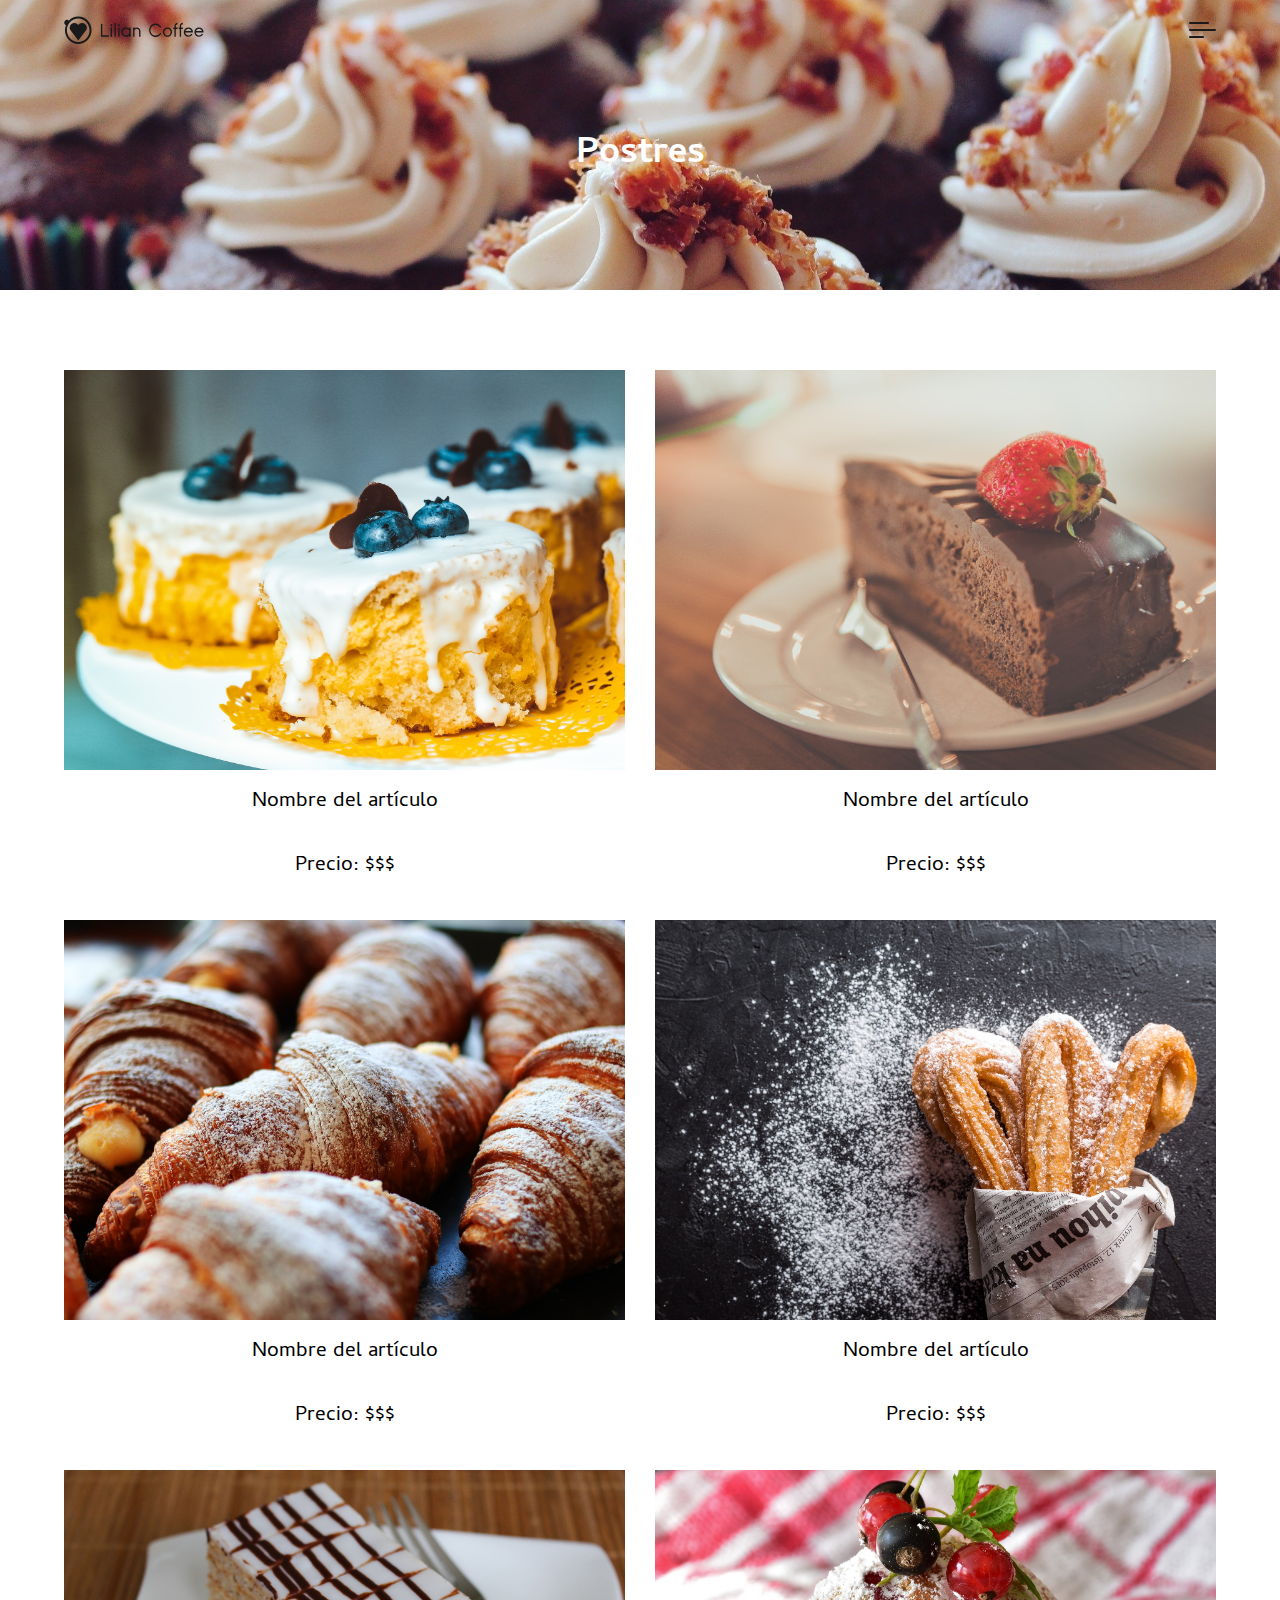
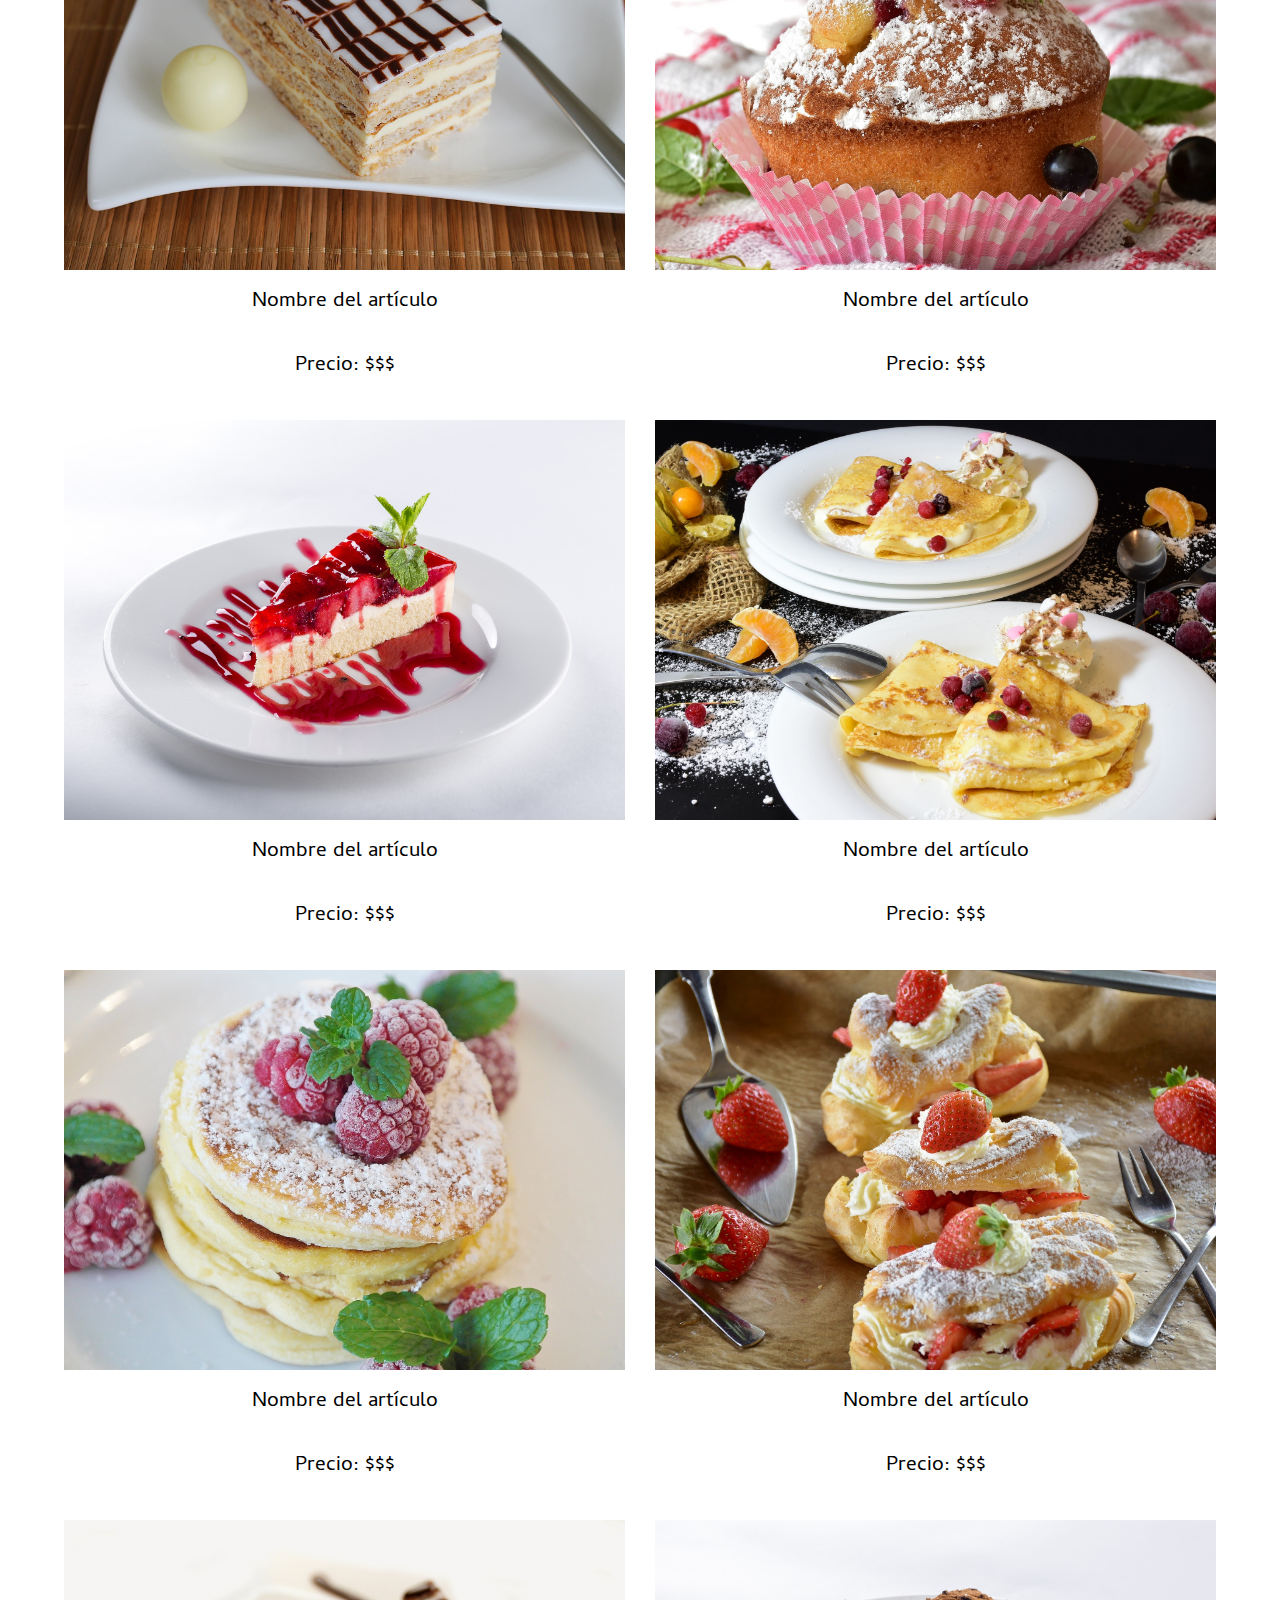
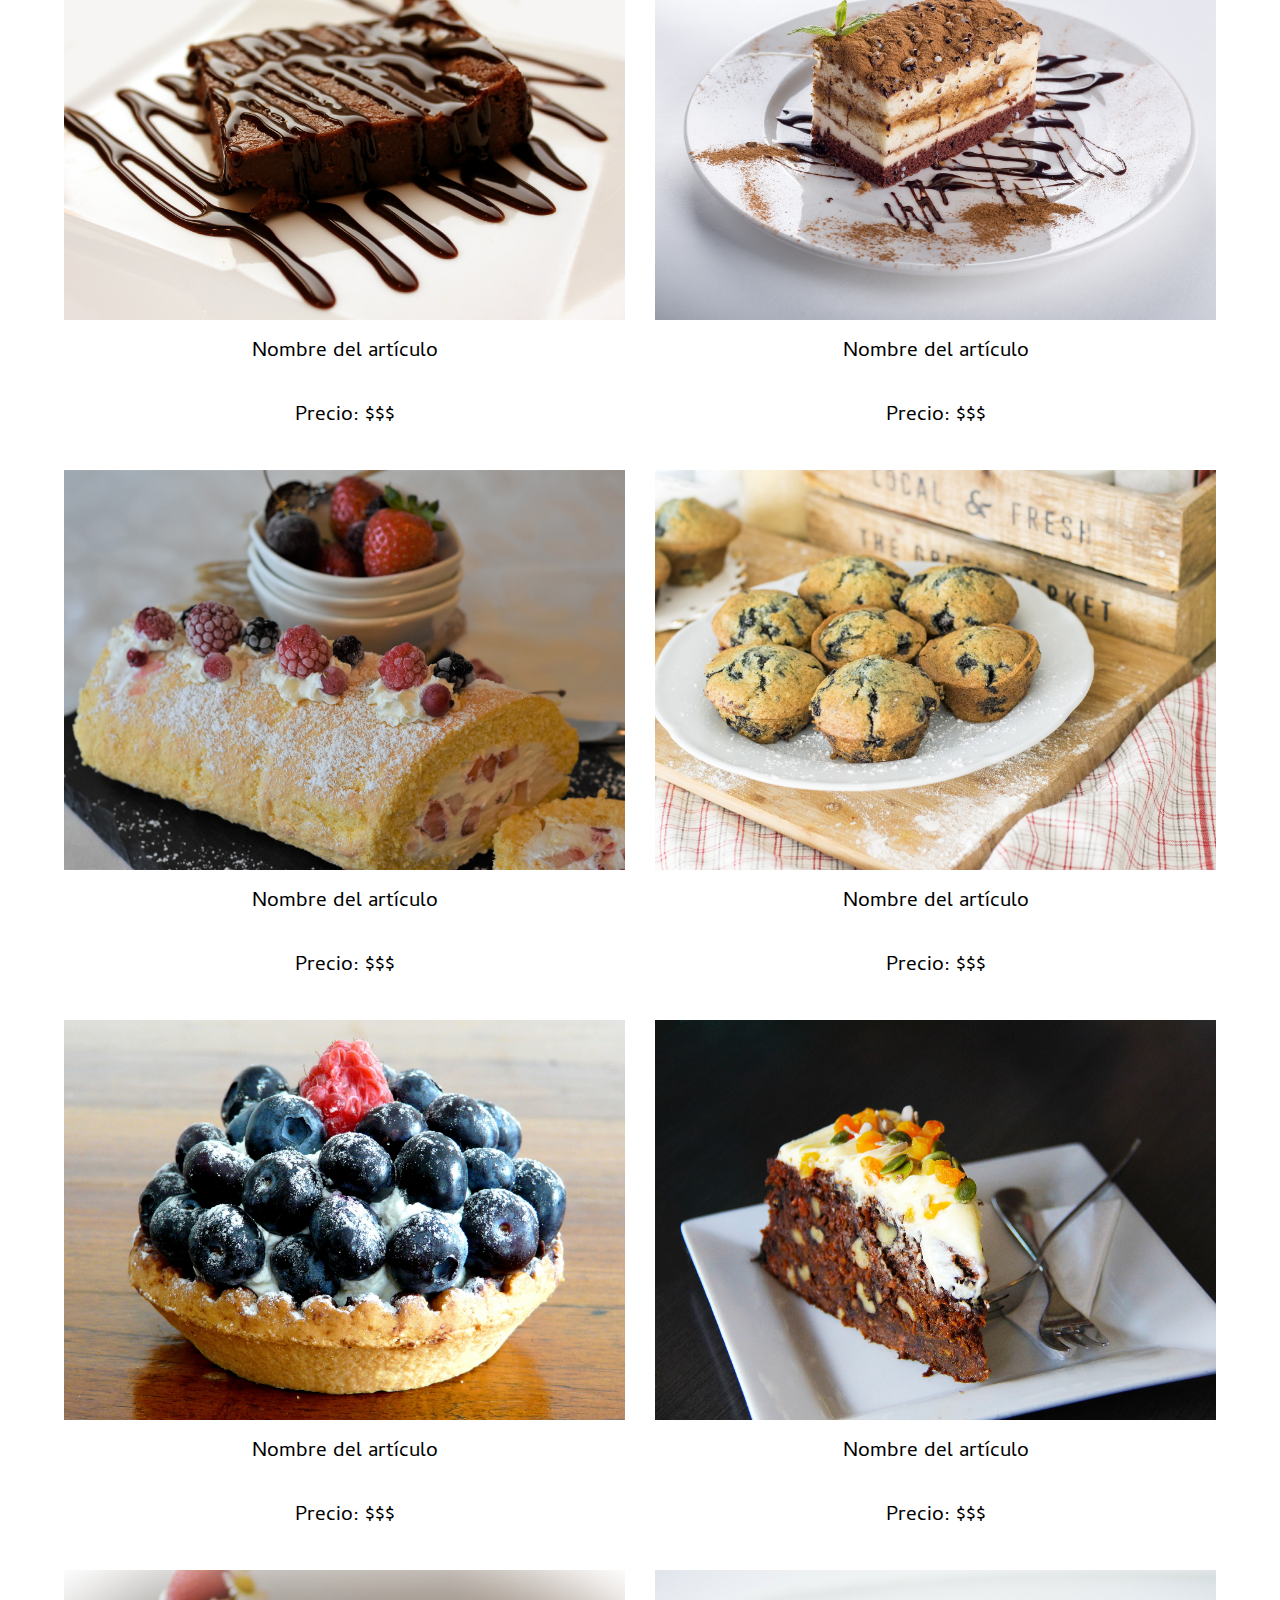
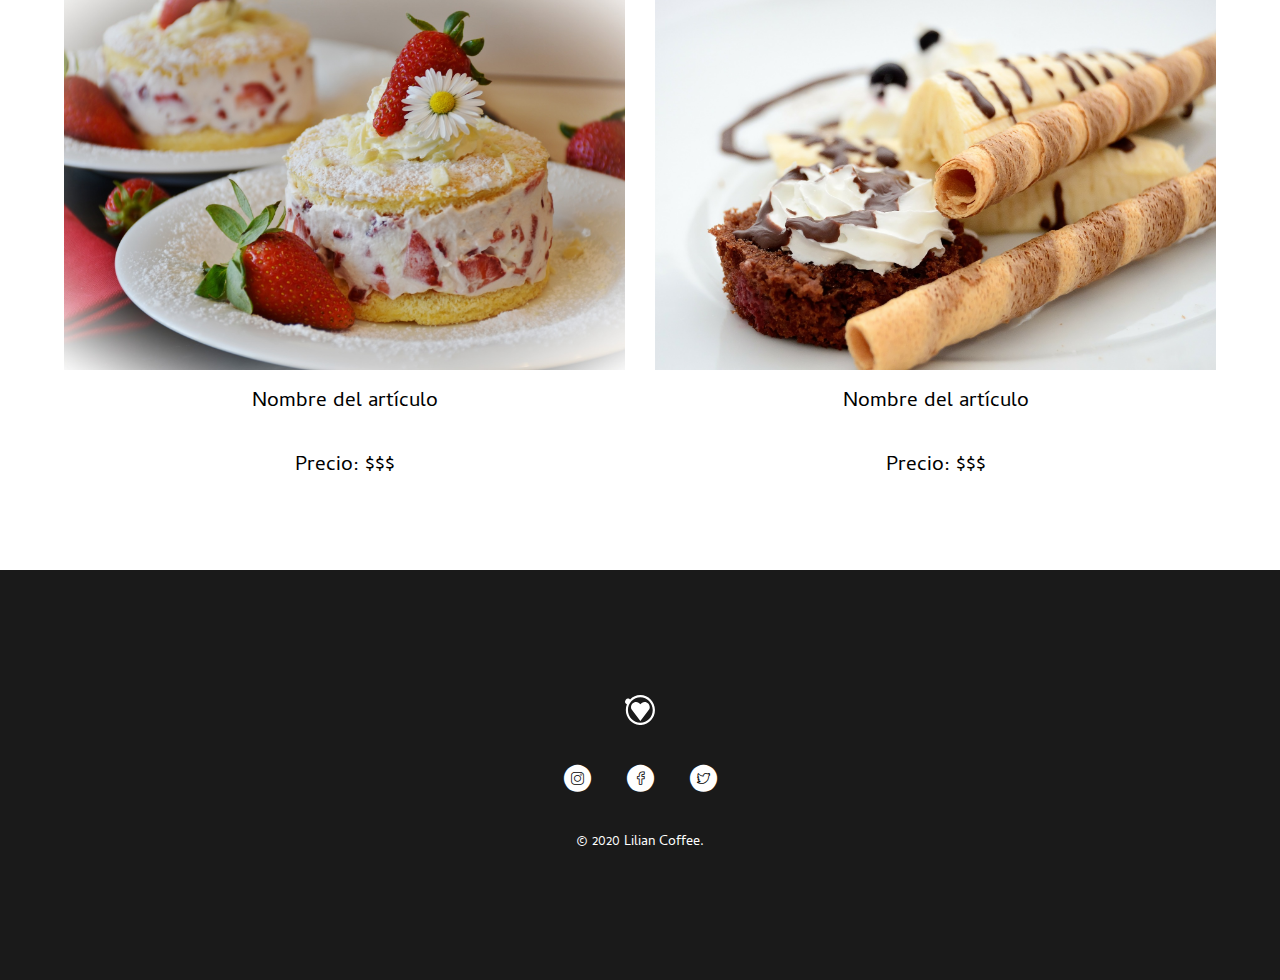
<file: menu/desserts.html>
<!DOCTYPE html>
<html lang="es-MX">
<head>
    <meta charset="UTF-8">
    <meta name="viewport" content="width=device-width, initial-scale=1.0">
    <meta http-equiv="X-UA-Compatible" content="ie=edge">

    <title>Postres - Lilian Coffee</title>
    <link rel="icon" href="../brand-images/icon/png/lilian-heart-png-white-icon.png">

    <link rel="stylesheet" href="css-menu-documents/Desserts-style.css">
    <link rel="stylesheet" href="../media/fonts/icon-fonts/style.css">
    <script type="text/javascript" src="https://code.jquery.com/jquery-3.4.1.js"></script>
    <link rel="stylesheet" href="css-menu-documents/Desserts-responsive-style.css">
    <link href="https://fonts.googleapis.com/css?family=Cambay|Quicksand&display=swap" rel="stylesheet">
</head>
<body>
    <script type='text/javascript'>
        document.oncontextmenu = function(){return false}
    </script>

    <script  src="../js-jquery-assets/javascript-files/script-responsive-menu-toggle.js"></script>

    <header class="header header-global-container" data-controller="HeaderStartWbesite">
        <div class="super-container-float-section">
            <div class="logo-website-section">
                <a href="../index.html" class="svg-brand-website brand vector-web-image"></a>

                <button class="burger-toggle-button"><span class="burger-icon-open-close"></span></button>
            </div>

            <div class="navigation-container-div">
                <nav class="navigation-bar-navbar navigation-bar-navbar-primary" id="nav-bar" data-field-content="navigation">
                    <ul class="flex-block-nav-option-list">
                        <li class="navigation-list-item"><a href="./drinks.html" class="pd-l-null"><span>Bebidas</span></a></li>

                        <li class="navigation-list-item"><a href="./desserts.html" class="active"><span>Postres</span></a></li>

                        <li class="navigation-list-item"><a href="./breakfasts.html"><span>Desayunos</span></a></li>

                        <li class="navigation-list-item"><a href="../about/lilian-coffee.html" class="pd-r-null"><span>Nosotros</span></a></li>
                    </ul>
                </nav>

                <nav class="navigation-bar-navbar navigation-bar-navbar-secondary" id="nav-bar" data-field-content="navigation">
                    <ul class="flex-block-nav-option-list">
                        <li class="navigation-list-item"><a href="../shop.html" class="pd-l-null"><span>Shop</span></a></li>
                        
                        <li class="navigation-list-item"><a href="../dashboard/login.html" class="pd-r-null"><span>Iniciar sesión</span></a></li>
                    </ul>
                </nav>

                <section class="responsive-social-bar-menu-navigation">
                    <ul class="flex-block-nav-option-list">
                        <li class="navigation-list-item">
                            <a href="https://www.instagram.com" target="_blank">
                                <span class="icon-icon-instagram-circle"><span class="path1"></span><span class="path2"></span><span class="path3"></span><span class="path4"></span></span>
                            </a>
                        </li>

                        <li class="navigation-list-item">
                            <a href="https://www.facebook.com" target="_blank"><span class="icon-icon-facebook-circle"><span class="path1"></span><span class="path2"></span></span></a>
                        </li>

                        <li class="navigation-list-item">
                            <a href="https://www.twitter.com" target="_blank"><span class="icon-icon-twitter-circle"><span class="path1"></span><span class="path2"></span></span></a>
                        </li>
                    </ul>
                </section>
            </div>
        </div>
    </header>



    <div class="menu-header-container-image">
        <div class="bg-transparent-container">
            <section class="bg-transparent-title"><h1>Postres</h1></section>
        </div>
    </div>

    <div class="all-desserts-grid-section-super-container">
        <div class="dessert-grid-element dessert-grid-element-one">
            <div class="dessert-info-container dessert-info-container-first"> <img src="menu-images/desserts/baked-goods-1846460_1920.jpg" alt="Dessert-image"></div>
            <div class="dessert-info-container dessert-info-container-second"><h3><span>Nombre del artículo</span></h3>
            <h3><span>Precio: $$$</span></h3></div>
        </div>

        <div class="dessert-grid-element dessert-grid-element-two">
            <div class="dessert-info-container dessert-info-container-first"> <img src="menu-images/desserts/cake-1850011_1920.jpg" alt="Dessert-image"></div>
            <div class="dessert-info-container dessert-info-container-second"><h3><span>Nombre del artículo</span></h3>
            <h3><span>Precio: $$$</span></h3></div>
        </div>

        <div class="dessert-grid-element dessert-grid-element-three">
            <div class="dessert-info-container dessert-info-container-first"> <img src="menu-images/desserts/bread-4077812_1920.jpg" alt="Dessert-image"></div>
            <div class="dessert-info-container dessert-info-container-second"><h3><span>Nombre del artículo</span></h3>
            <h3><span>Precio: $$$</span></h3></div>
        </div>

        <div class="dessert-grid-element dessert-grid-element-four">
            <div class="dessert-info-container dessert-info-container-first"> <img src="menu-images/desserts/churros-2188871_1920.jpg" alt="Dessert-image"></div>
            <div class="dessert-info-container dessert-info-container-second"><h3><span>Nombre del artículo</span></h3>
            <h3><span>Precio: $$$</span></h3></div>
        </div>

        <div class="dessert-grid-element dessert-grid-element-five">
            <div class="dessert-info-container dessert-info-container-first"> <img src="menu-images/desserts/eszterhazyschnitte-626109_1920.jpg" alt="Dessert-image"></div>
            <div class="dessert-info-container dessert-info-container-second"><h3><span>Nombre del artículo</span></h3>
            <h3><span>Precio: $$$</span></h3></div>
        </div>

        <div class="dessert-grid-element dessert-grid-element-six">
            <div class="dessert-info-container dessert-info-container-first"> <img src="menu-images/desserts/muffin-3510308_1920.jpg" alt="Dessert-image"></div>
            <div class="dessert-info-container dessert-info-container-second"><h3><span>Nombre del artículo</span></h3>
            <h3><span>Precio: $$$</span></h3></div>
        </div>

        <div class="dessert-grid-element dessert-grid-element-seven">
            <div class="dessert-info-container dessert-info-container-first"><img src="menu-images/desserts/cake-1971556_1920.jpg" alt="Dessert-image"></div>
            <div class="dessert-info-container dessert-info-container-second"><h3><span>Nombre del artículo</span></h3>
            <h3><span>Precio: $$$</span></h3></div>
        </div>

        <div class="dessert-grid-element dessert-grid-element-eight">
            <div class="dessert-info-container dessert-info-container-first"><img src="menu-images/desserts/pancakes-3926009_1920.jpg" alt="Dessert-image"></div>
            <div class="dessert-info-container dessert-info-container-second"><h3><span>Nombre del artículo</span></h3>
            <h3><span>Precio: $$$</span></h3></div>
        </div>

        <div class="dessert-grid-element dessert-grid-element-nine">
            <div class="dessert-info-container dessert-info-container-first"><img src="menu-images/desserts/pancake-1984716_1920.jpg" alt="Dessert-image"></div>
            <div class="dessert-info-container dessert-info-container-second"><h3><span>Nombre del artículo</span></h3>
            <h3><span>Precio: $$$</span></h3></div>
        </div>

        <div class="dessert-grid-element dessert-grid-element-ten">
            <div class="dessert-info-container dessert-info-container-first"><img src="menu-images/desserts/eclair-3366430_1920.jpg" alt="Dessert-image"></div>
            <div class="dessert-info-container dessert-info-container-second"><h3><span>Nombre del artículo</span></h3>
            <h3><span>Precio: $$$</span></h3></div>
        </div>

        <div class="dessert-grid-element dessert-grid-element-eleven">
            <div class="dessert-info-container dessert-info-container-first"><img src="menu-images/desserts/brownie-548591_1920.jpg" alt="Dessert-image"></div>
            <div class="dessert-info-container dessert-info-container-second"><h3><span>Nombre del artículo</span></h3>
            <h3><span>Precio: $$$</span></h3></div>
        </div>

        <div class="dessert-grid-element dessert-grid-element-twelve">
            <div class="dessert-info-container dessert-info-container-first"><img src="menu-images/desserts/cake-1971552_1920.jpg" alt="Dessert-image"></div>
            <div class="dessert-info-container dessert-info-container-second"><h3><span>Nombre del artículo</span></h3>
            <h3><span>Precio: $$$</span></h3></div>
        </div>

        <div class="dessert-grid-element dessert-grid-element-thirteen">
            <div class="dessert-info-container dessert-info-container-first"><img src="menu-images/desserts/bisquit-4797429_1920.jpg" alt="Dessert-image"></div>
            <div class="dessert-info-container dessert-info-container-second"><h3><span>Nombre del artículo</span></h3>
            <h3><span>Precio: $$$</span></h3></div>
        </div>

        <div class="dessert-grid-element dessert-grid-element-fourteen">
            <div class="dessert-info-container dessert-info-container-first"><img src="menu-images/desserts/blueberry-muffins-2136749_1920.jpg" alt="Dessert-image"></div>
            <div class="dessert-info-container dessert-info-container-second"><h3><span>Nombre del artículo</span></h3>
            <h3><span>Precio: $$$</span></h3></div>
        </div>

        <div class="dessert-grid-element dessert-grid-element-fifteen">
            <div class="dessert-info-container dessert-info-container-first"><img src="menu-images/desserts/blueberries-55455_1920.jpg" alt="Dessert-image"></div>
            <div class="dessert-info-container dessert-info-container-second"><h3><span>Nombre del artículo</span></h3>
            <h3><span>Precio: $$$</span></h3></div>
        </div>

        <div class="dessert-grid-element dessert-grid-element-sixteen">
            <div class="dessert-info-container dessert-info-container-first"><img src="menu-images/desserts/tea-1565932_1920.jpg" alt="Dessert-image"></div>
            <div class="dessert-info-container dessert-info-container-second"><h3><span>Nombre del artículo</span></h3>
            <h3><span>Precio: $$$</span></h3></div>
        </div>

        <div class="dessert-grid-element dessert-grid-element-seventeen">
            <div class="dessert-info-container dessert-info-container-first"><img src="menu-images/desserts/strawberries-1353274_1920.jpg" alt="Dessert-image"></div>
            <div class="dessert-info-container dessert-info-container-second"><h3><span>Nombre del artículo</span></h3>
            <h3><span>Precio: $$$</span></h3></div>
        </div>

        <div class="dessert-grid-element dessert-grid-element-eighteen">
            <div class="dessert-info-container dessert-info-container-first"><img src="menu-images/desserts/bananas-282313_1920.jpg" alt="Dessert-image"></div>
            <div class="dessert-info-container dessert-info-container-second"><h3><span>Nombre del artículo</span></h3>
            <h3><span>Precio: $$$</span></h3></div>
        </div>
    </div>

    <a id="button" title="Back to Top"><span class="arrow arrow-one"></span><span class="arrow arrow-two"></span><span class="arrow arrow-three"></span>
    </a>
    <script type="text/javascript">
        var btn = $('#button'); $(window).scroll(function() { if ($(window).scrollTop() > 100) {
        btn.addClass('show'); } else { btn.removeClass('show'); } }); btn.on('click', function(e) {
        e.preventDefault(); $('html, body').animate({scrollTop:0}, '100');});
    </script>

    <style type="text/css">
        #button { display: flex; align-items: center; justify-content: center; background-color: #2c2c2c; width: 50px; height: 50px; text-align: center; border-radius: 50%; position: fixed; bottom: 20px;
        right: 20px; transition: background-color .3s,  opacity .5s, visibility .5s; opacity: 0; visibility: hidden; cursor: pointer; z-index: 4; } #button .arrow-one{ width: 12px; height: 2px; border-radius: 9px;
        background: #ffffff; transform: rotate(-45deg); } #button .arrow-two{ width: 12px; height: 2px; border-radius: 9px; background: #ffffff; margin-left: -4px; transform: rotate(45deg); } #button:hover {
        cursor: pointer; background-color:  #ff1493; } #button:active { background-color: #ff1493; } #button.show { opacity: 1; visibility: visible; }
        @media only screen and (min-width: 660px) and (max-width: 1280px){ #button { width: 45px; height: 45px; border-radius: 50%; position: fixed; bottom: 20px; right: 20px; } #button .arrow-one{
        width: 10px; height: 2px; border-radius: 9px; background: #ffffff; transform: rotate(-45deg); } #button .arrow-two{ width: 10px; height: 2px; border-radius: 9px; background: #ffffff; margin-left: -4px;
        transform: rotate(45deg); } } @media screen and (min-width: 250px) and (max-width: 660px){ #button { width: 40px; height: 40px; border-radius: 50%; position: fixed; bottom: 20px; right: 20px; }
        #button .arrow-one{ width: 10px; height: 2px; border-radius: 9px; background: #ffffff; transform: rotate(-45deg); }#button .arrow-two{ width: 10px; height: 2px; border-radius: 9px; background: #ffffff;
        margin-left: -4px; transform: rotate(45deg); } }
    </style>




    <footer class="footer footer-gloabal-navigation-bottom" id="ft" data-controller="FooterBreakPoint">
        <div class="super-container-footer-items">
            <div class="lilian-coffee-icon-heart-svg-section"><a href="../index.html" class="lilian-heart-icon" title="Lilian Coffee Home"></a></div>

            <div class="social-bar-link-items">
                <ul class="footer-option-list">
                    <li class="footer-list-item">
                        <a href="https://www.instagram.com" class="pd-l-null" target="_blank">
                            <span class="icon-icon-instagram-circle"><span class="path1"></span><span class="path2"></span><span class="path3"></span><span class="path4"></span></span>
                        </a>
                    </li>

                    <li class="footer-list-item">
                        <a href="https://www.facebook.com" class="" target="_blank"><span class="icon-icon-facebook-circle"><span class="path1"></span><span class="path2"></span></span></a>
                    </li>

                    <li class="footer-list-item">
                        <a href="https://www.twitter.com" class="pd-r-null" target="_blank"><span class="icon-icon-twitter-circle"><span class="path1"></span><span class="path2"></span></span></a>
                    </li>
                </ul>
            </div>

            <div class="lilian-coffee-copyright-website">
                <ul class="footer-option-list">
                    <li class="footer-list">
                        <item>
                            <h4><span>&copy; 2020 Lilian Coffee.</span></h4>
                        </item>
                    </li>
                </ul>
            </div>
        </div>
    </footer>
</body>
</html>
</file>
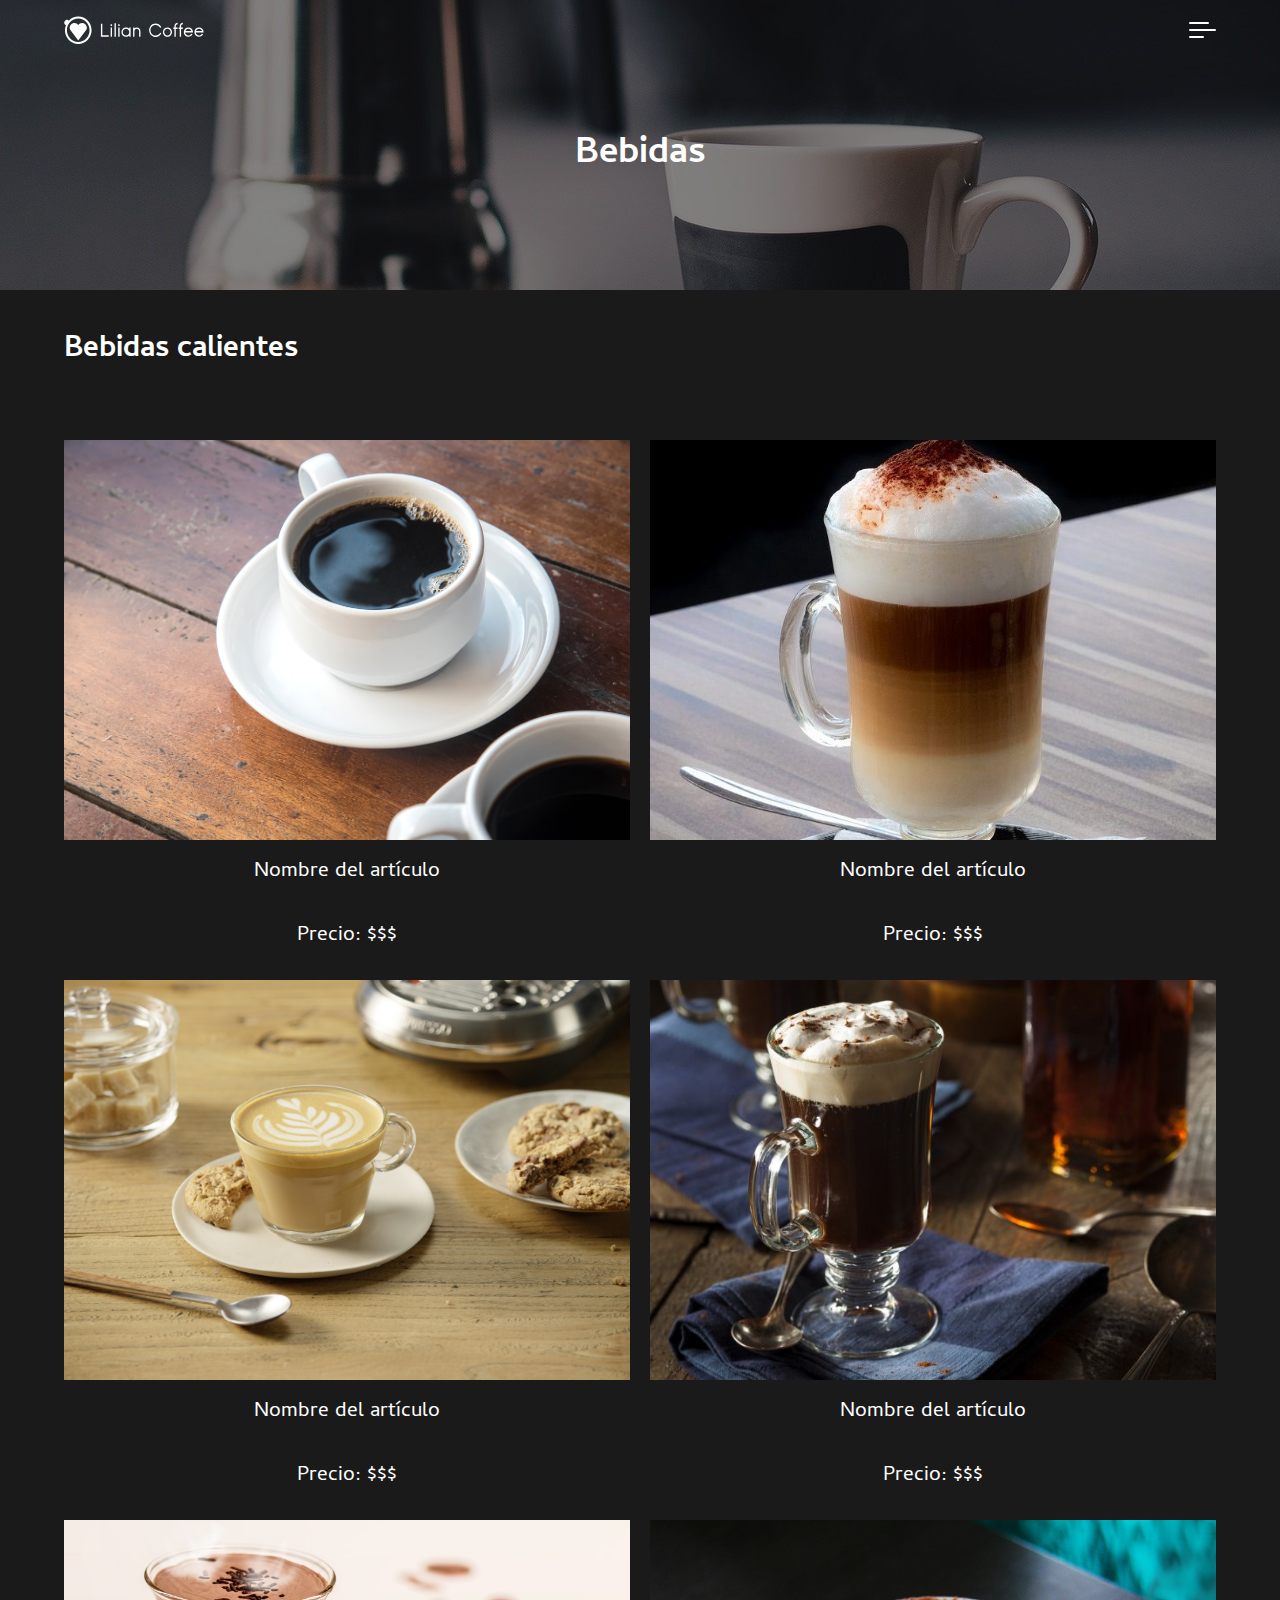
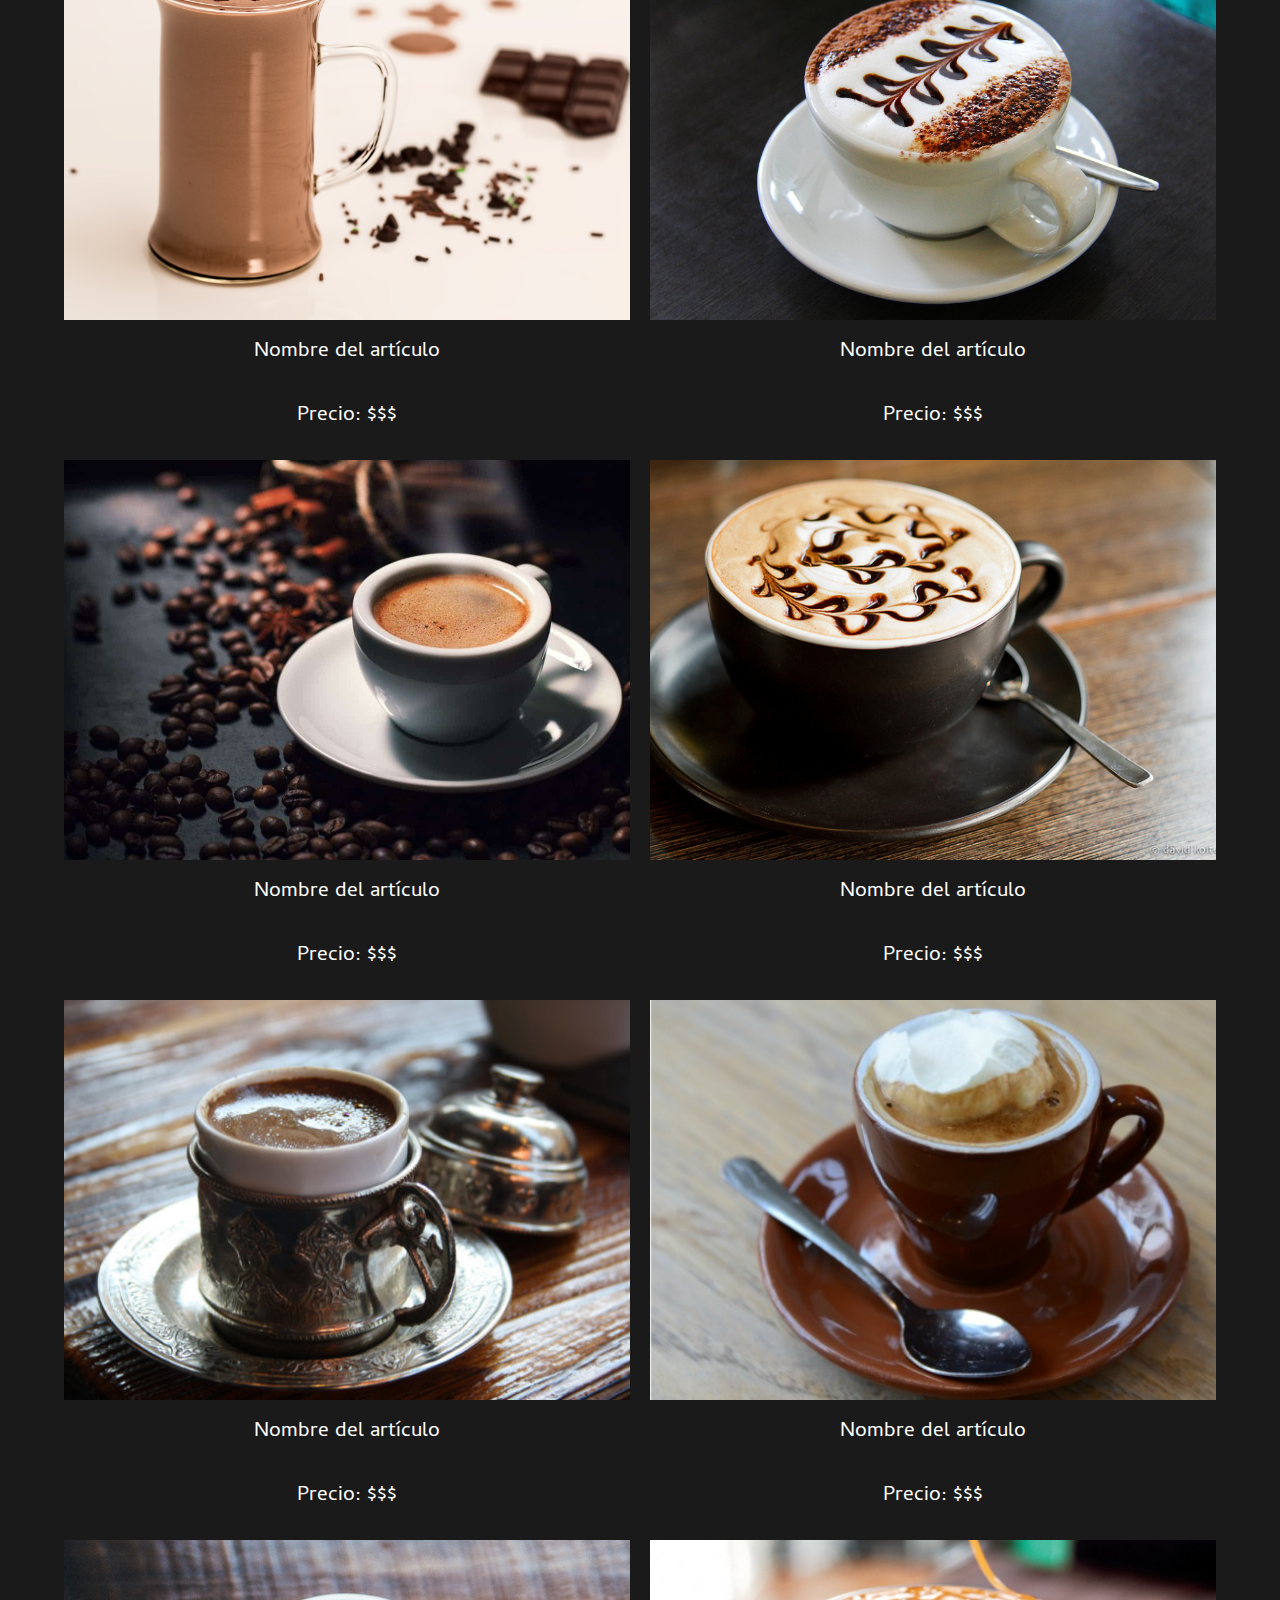
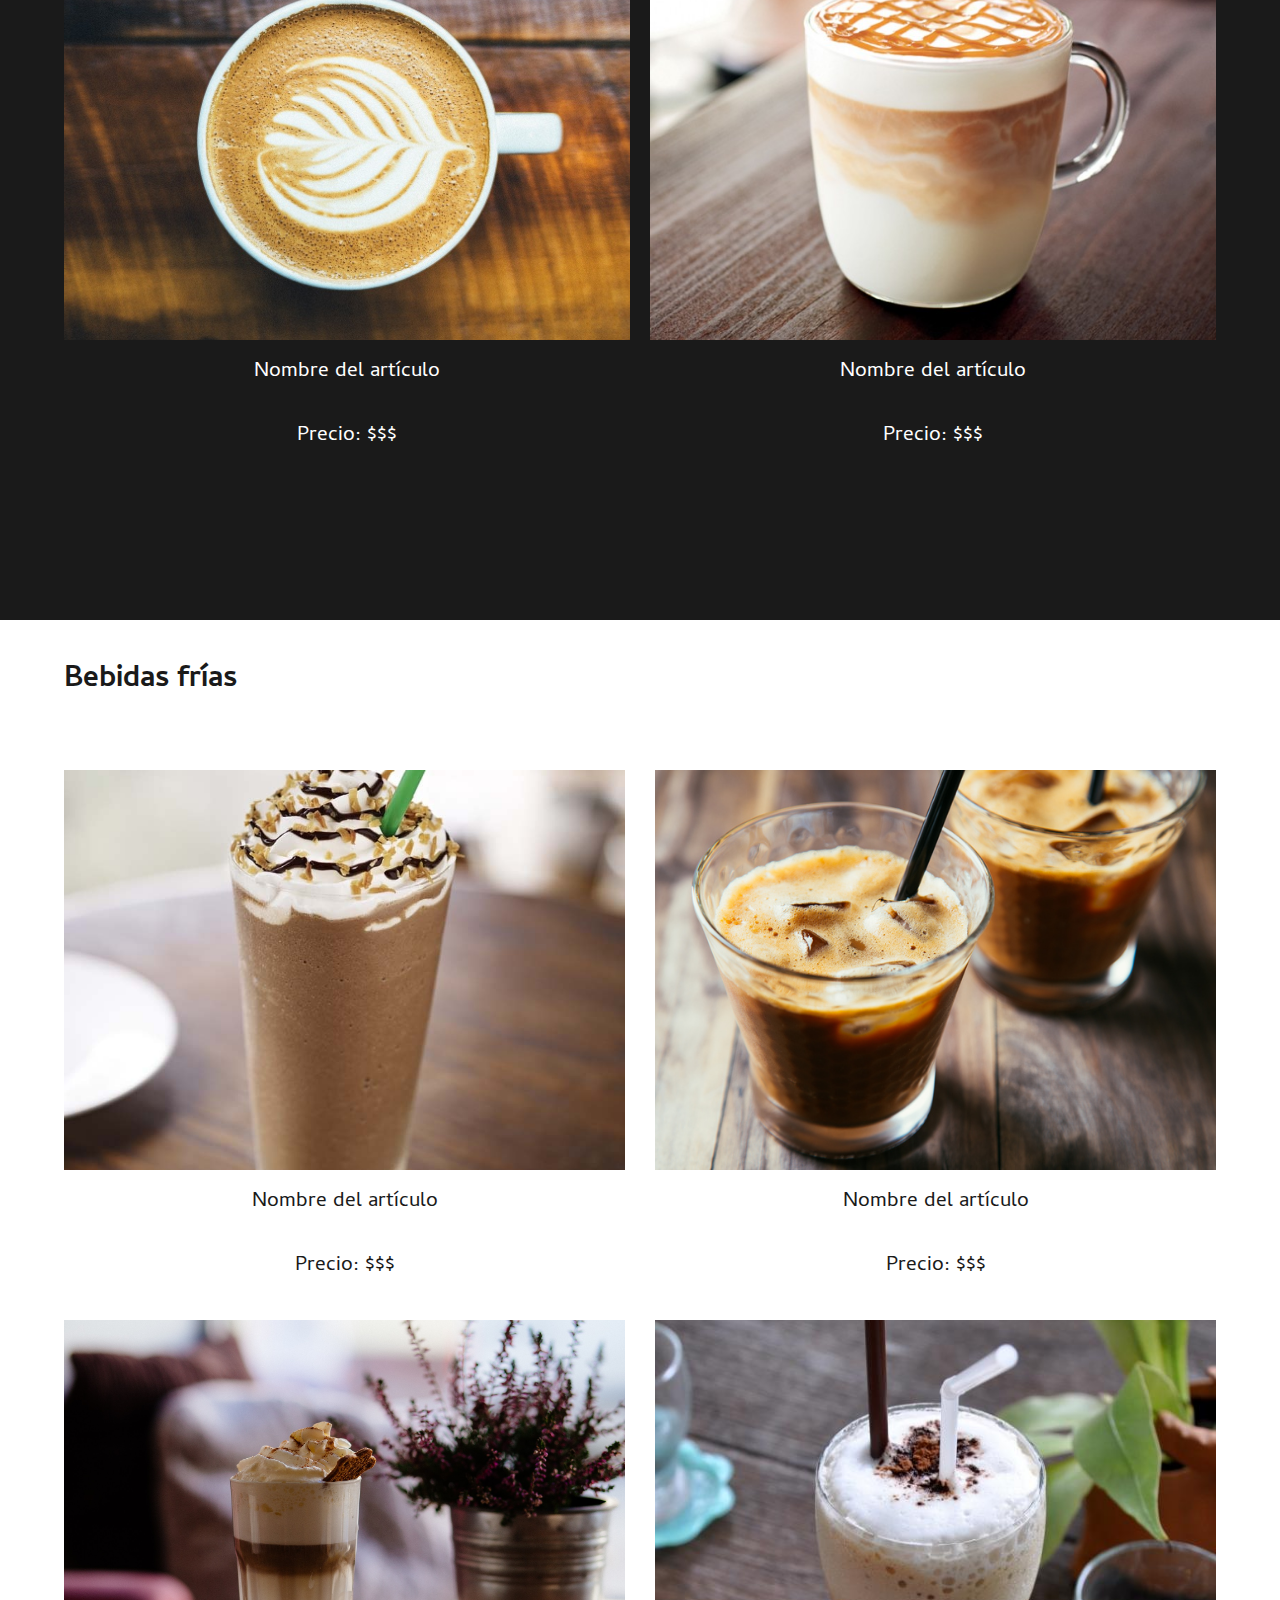
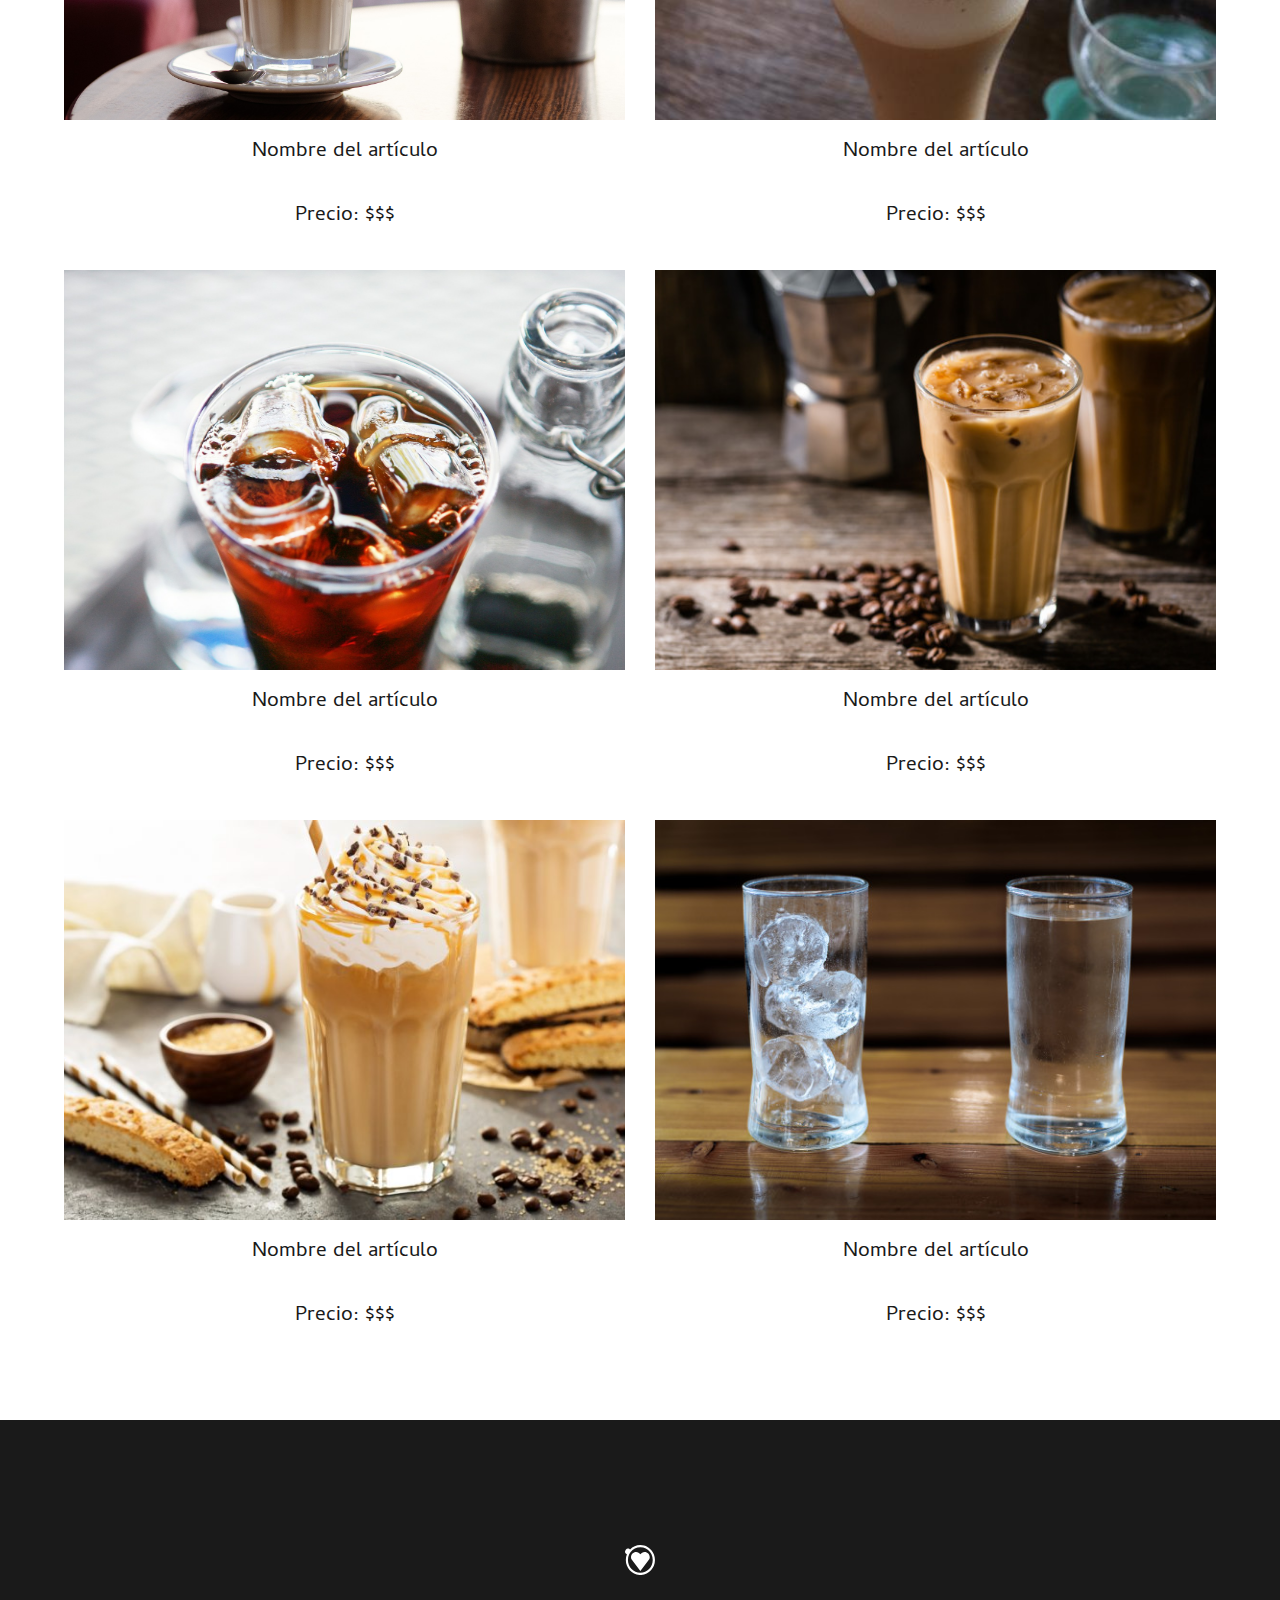
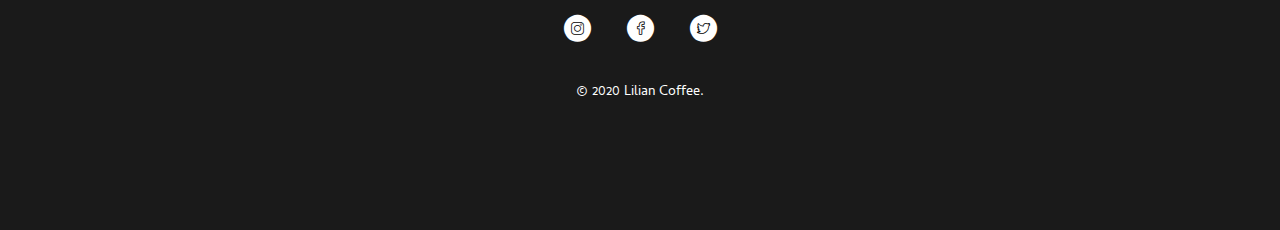
<file: menu/drinks.html>
<!DOCTYPE html>
<html lang="es-MX">
<head>
    <meta charset="UTF-8">
    <meta name="viewport" content="width=device-width, initial-scale=1.0">
    <meta http-equiv="X-UA-Compatible" content="ie=edge">

    <title>Bebidas - Lilian Coffee</title>
    <link rel="icon" href="../brand-images/icon/png/lilian-heart-png-white-icon.png">

    <link rel="stylesheet" href="css-menu-documents/Drinks-style.css">
    <link rel="stylesheet" href="../media/fonts/icon-fonts/style.css">
    <script type="text/javascript" src="https://code.jquery.com/jquery-3.4.1.js"></script>
    <link rel="stylesheet" href="css-menu-documents/Drinks-responsive-styles.css">
    <link href="https://fonts.googleapis.com/css?family=Cambay|Quicksand&display=swap" rel="stylesheet">
</head>
<body>
    <script type='text/javascript'>
        document.oncontextmenu = function(){return false}
    </script>

    <script  src="../js-jquery-assets/javascript-files/script-responsive-menu-toggle.js"></script>

    <header class="header header-global-container" data-controller="HeaderStartWbesite">
        <div class="super-container-float-section">
            <div class="logo-website-section">
                <a href="https://brandonap.github.io/lilian-coffee/" class="svg-brand-website brand vector-web-image"></a>

                <button class="burger-toggle-button"><span class="burger-icon-open-close"></span></button>
            </div>

            <div class="navigation-container-div">
                <nav class="navigation-bar-navbar navigation-bar-navbar-primary" id="nav-bar" data-field-content="navigation">
                    <ul class="flex-block-nav-option-list">
                        <li class="navigation-list-item"><a href="./drinks.html" class="active"><span>Bebidas</span></a></li>

                        <li class="navigation-list-item"><a href="./desserts.html"><span>Postres</span></a></li>

                        <li class="navigation-list-item"><a href="./breakfasts.html"><span>Desayunos</span></a></li>

                        <li class="navigation-list-item"><a href="../about/lilian-coffee.html" class="pd-r-null"><span>Nosotros</span></a></li>
                    </ul>
                </nav>

                <nav class="navigation-bar-navbar navigation-bar-navbar-secondary" id="nav-bar" data-field-content="navigation">
                    <ul class="flex-block-nav-option-list">
                        <li class="navigation-list-item"><a href="../shop.html" class="pd-l-null"><span>Shop</span></a></li>
                        
                        <li class="navigation-list-item"><a href="../dashboard/login.html" class="pd-r-null"><span>Iniciar sesión</span></a></li>
                    </ul>
                </nav>

                <section class="responsive-social-bar-menu-navigation">
                    <ul class="flex-block-nav-option-list">
                        <li class="navigation-list-item">
                            <a href="https://www.instagram.com" target="_blank">
                                <span class="icon-icon-instagram-circle"><span class="path1"></span><span class="path2"></span><span class="path3"></span><span class="path4"></span></span>
                            </a>
                        </li>

                        <li class="navigation-list-item">
                            <a href="https://www.facebook.com" target="_blank"><span class="icon-icon-facebook-circle"><span class="path1"></span><span class="path2"></span></span></a>
                        </li>

                        <li class="navigation-list-item">
                            <a href="https://www.twitter.com" target="_blank"><span class="icon-icon-twitter-circle"><span class="path1"></span><span class="path2"></span></span></a>
                        </li>
                    </ul>
                </section>
            </div>
        </div>
    </header>




    <div class="menu-header-container-image">
        <div class="bg-transparent-container">
            <section class="bg-transparent-title"><h1>Bebidas</h1></section>
        </div>
    </div>

    <div class="first-title-section">
        <div class="inside-title">
            <h1><span>Bebidas calientes</span></h1>
        </div>
    </div>
    <div class="hot-drinks-grid-section-super-container">
        <div class="drinks-container-grid">
            <div class="hot-drink-element hot-drink-element-one">
                <div class="drink-info-section drink-info-section-first"><img src="menu-images/drinks/cafeamericano.jpg" alt="hot-drink-image"></div>
                <div class="drink-info-section drink-info-section-second"><h3><span>Nombre del artículo</span></h3>
                <h3><span>Precio: $$$</span></h3></div>
            </div>
    
            <div class="hot-drink-element hot-drink-element-two">
                <div class="drink-info-section drink-info-section-first"><img src="menu-images/drinks/cafe-cappuccino.jpg" alt="hot-drink-image"></div>
                <div class="drink-info-section drink-info-section-second"><h3><span>Nombre del artículo</span></h3>
                <h3><span>Precio: $$$</span></h3></div>
            </div>
    
            <div class="hot-drink-element hot-drink-element-three">
                <div class="drink-info-section drink-info-section-first"><img src="menu-images/drinks/Flat-White.jpg" alt="hot-drink-image"></div>
                <div class="drink-info-section drink-info-section-second"><h3><span>Nombre del artículo</span></h3>
                <h3><span>Precio: $$$</span></h3></div>
            </div>
    
            <div class="hot-drink-element hot-drink-element-four">
                <div class="drink-info-section drink-info-section-first"><img src="menu-images/drinks/cafeirlandes.jpg" alt="hot-drink-image"></div>
                <div class="drink-info-section drink-info-section-second"><h3><span>Nombre del artículo</span></h3>
                <h3><span>Precio: $$$</span></h3></div>
            </div>
    
            <div class="hot-drink-element hot-drink-element-five">
                <div class="drink-info-section drink-info-section-first"><img src="menu-images/drinks/hot-chocolate-1058197_1920.jpg" alt="hot-drink-image"></div>
                <div class="drink-info-section drink-info-section-second"><h3><span>Nombre del artículo</span></h3>
                <h3><span>Precio: $$$</span></h3></div>
            </div>
    
            <div class="hot-drink-element hot-drink-element-six">
                <div class="drink-info-section drink-info-section-first"><img src="menu-images/drinks/latte-1565931_1920.jpg" alt="hot-drink-image"></div>
                <div class="drink-info-section drink-info-section-second"><h3><span>Nombre del artículo</span></h3>
                <h3><span>Precio: $$$</span></h3></div>
            </div>
    
            <div class="hot-drink-element hot-drink-element-seven">
                <div class="drink-info-section drink-info-section-first"><img src="menu-images/drinks/cafe-espresso.jpeg" alt="hot-drink-image"></div>
                <div class="drink-info-section drink-info-section-second"><h3><span>Nombre del artículo</span></h3>
                <h3><span>Precio: $$$</span></h3></div>
            </div>
    
            <div class="hot-drink-element hot-drink-element-eight">
                <div class="drink-info-section drink-info-section-first"><img src="menu-images/drinks/Cafe-mocha.jpg" alt="hot-drink-image"></div>
                <div class="drink-info-section drink-info-section-second"><h3><span>Nombre del artículo</span></h3>
                <h3><span>Precio: $$$</span></h3></div>
            </div>
    
            <div class="hot-drink-element hot-drink-element-nine">
                <div class="drink-info-section drink-info-section-first"><img src="menu-images/drinks/cafe-turco1-610x407.jpg" alt="hot-drink-image"></div>
                <div class="drink-info-section drink-info-section-second"><h3><span>Nombre del artículo</span></h3>
                <h3><span>Precio: $$$</span></h3></div>
            </div>
    
            <div class="hot-drink-element hot-drink-element-ten">
                <div class="drink-info-section drink-info-section-first"><img src="menu-images/drinks/20110825-con-panna-500.jpg" alt="hot-drink-image"></div>
                <div class="drink-info-section drink-info-section-second"><h3><span>Nombre del artículo</span></h3>
                <h3><span>Precio: $$$</span></h3></div>
            </div>
    
            <div class="hot-drink-element hot-drink-element-eleven">
                <div class="drink-info-section drink-info-section-first"><img src="menu-images/drinks/coffee-983955_1280.jpg" alt="hot-drink-image"></div>
                <div class="drink-info-section drink-info-section-second"><h3><span>Nombre del artículo</span></h3>
                <h3><span>Precio: $$$</span></h3></div>
            </div>
    
            <div class="hot-drink-element hot-drink-element-twelve">
                <div class="drink-info-section drink-info-section-first"><img src="menu-images/drinks/caramel_macchiato.jpg" alt="hot-drink-image"></div>
                <div class="drink-info-section drink-info-section-second"><h3><span>Nombre del artículo</span></h3>
                <h3><span>Precio: $$$</span></h3></div>
            </div>
        </div>
    </div>

    <div class="second-title-section">
        <div class="inside-title">
            <h1><span>Bebidas frías</span></h1>
        </div>
    </div>
    <div class="cold-drinks-grid-super-container">
        <div class="cold-drink-element cold-drink-element-one">
            <div class="drink-info-section drink-info-section-first"><img src="menu-images/drinks/frappe.jpg" alt="cold-drink-image"></div>
            <div class="drink-info-section drink-info-section-second"><h3><span>Nombre del artículo</span></h3>
            <h3><span>Precio: $$$</span></h3></div>
        </div>

        <div class="cold-drink-element cold-drink-element-two">
            <div class="drink-info-section drink-info-section-first"><img src="menu-images/drinks/freddo.jpg" alt="cold-drink-image"></div>
            <div class="drink-info-section drink-info-section-second"><h3><span>Nombre del artículo</span></h3>
            <h3><span>Precio: $$$</span></h3></div>
        </div>

        <div class="cold-drink-element cold-drink-element-three">
            <div class="drink-info-section drink-info-section-first"><img src="menu-images/drinks/blur-1869731_1920.jpg" alt="cold-drink-image"></div>
            <div class="drink-info-section drink-info-section-second"><h3><span>Nombre del artículo</span></h3>
            <h3><span>Precio: $$$</span></h3></div>
        </div>

        <div class="cold-drink-element cold-drink-element-four">
            <div class="drink-info-section drink-info-section-first"><img src="menu-images/drinks/img_batido_de_cafe_frio_31416_600.jpg" alt="cold-drink-image"></div>
            <div class="drink-info-section drink-info-section-second"><h3><span>Nombre del artículo</span></h3>
            <h3><span>Precio: $$$</span></h3></div>
        </div>

        <div class="cold-drink-element cold-drink-element-five">
            <div class="drink-info-section drink-info-section-first"><img src="menu-images/drinks/iced-tea-241504_1920.jpg" alt="cold-drink-image"></div>
            <div class="drink-info-section drink-info-section-second"><h3><span>Nombre del artículo</span></h3>
            <h3><span>Precio: $$$</span></h3></div>
        </div>

        <div class="cold-drink-element cold-drink-element-six">
            <div class="drink-info-section drink-info-section-first"><img src="menu-images/drinks/cafe-frio-hielo-nata_1220-4091.jpg" alt="cold-drink-image"></div>
            <div class="drink-info-section drink-info-section-second"><h3><span>Nombre del artículo</span></h3>
            <h3><span>Precio: $$$</span></h3></div>
        </div>

        <div class="cold-drink-element cold-drink-element-seven">
            <div class="drink-info-section drink-info-section-first"><img src="menu-images/drinks/cafe-helado.jpg" alt="cold-drink-image"></div>
            <div class="drink-info-section drink-info-section-second"><h3><span>Nombre del artículo</span></h3>
            <h3><span>Precio: $$$</span></h3></div>
        </div>

        <div class="cold-drink-element cold-drink-element-eight">
            <div class="drink-info-section drink-info-section-first"><img src="menu-images/drinks/agua-hielo.jpg" alt="cold-drink-image"></div>
            <div class="drink-info-section drink-info-section-second"><h3><span>Nombre del artículo</span></h3>
            <h3><span>Precio: $$$</span></h3></div>
        </div>
    </div>

    <a id="button" title="Back to Top"><span class="arrow arrow-one"></span><span class="arrow arrow-two"></span><span class="arrow arrow-three"></span>
    </a>
    <script type="text/javascript">
        var btn = $('#button'); $(window).scroll(function() { if ($(window).scrollTop() > 100) {
        btn.addClass('show'); } else { btn.removeClass('show'); } }); btn.on('click', function(e) {
        e.preventDefault(); $('html, body').animate({scrollTop:0}, '100');});
    </script>

    <style type="text/css">
        #button { display: flex; align-items: center; justify-content: center; background-color: #2c2c2c; width: 50px; height: 50px; text-align: center; border-radius: 50%; position: fixed; bottom: 20px;
        right: 20px; transition: background-color .3s,  opacity .5s, visibility .5s; opacity: 0; visibility: hidden; cursor: pointer; z-index: 4; } #button .arrow-one{ width: 12px; height: 2px; border-radius: 9px;
        background: #ffffff; transform: rotate(-45deg); } #button .arrow-two{ width: 12px; height: 2px; border-radius: 9px; background: #ffffff; margin-left: -4px; transform: rotate(45deg); } #button:hover {
        cursor: pointer; background-color:  #ff1493; } #button:active { background-color: #ff1493; } #button.show { opacity: 1; visibility: visible; }
        @media only screen and (min-width: 660px) and (max-width: 1280px){ #button { width: 45px; height: 45px; border-radius: 50%; position: fixed; bottom: 20px; right: 20px; } #button .arrow-one{
        width: 10px; height: 2px; border-radius: 9px; background: #ffffff; transform: rotate(-45deg); } #button .arrow-two{ width: 10px; height: 2px; border-radius: 9px; background: #ffffff; margin-left: -4px;
        transform: rotate(45deg); } } @media screen and (min-width: 250px) and (max-width: 660px){ #button { width: 40px; height: 40px; border-radius: 50%; position: fixed; bottom: 20px; right: 20px; }
        #button .arrow-one{ width: 10px; height: 2px; border-radius: 9px; background: #ffffff; transform: rotate(-45deg); }#button .arrow-two{ width: 10px; height: 2px; border-radius: 9px; background: #ffffff;
        margin-left: -4px; transform: rotate(45deg); } }
    </style>




    <footer class="footer footer-gloabal-navigation-bottom" id="ft" data-controller="FooterBreakPoint">
        <div class="super-container-footer-items">
            <div class="lilian-coffee-icon-heart-svg-section"><a href="../index.html" class="lilian-heart-icon" title="Lilian Coffee Home"></a></div>

            <div class="social-bar-link-items">
                <ul class="footer-option-list">
                    <li class="footer-list-item">
                        <a href="https://www.instagram.com" class="pd-l-null" target="_blank">
                            <span class="icon-icon-instagram-circle"><span class="path1"></span><span class="path2"></span><span class="path3"></span><span class="path4"></span></span>
                        </a>
                    </li>

                    <li class="footer-list-item">
                        <a href="https://www.facebook.com" class="" target="_blank"><span class="icon-icon-facebook-circle"><span class="path1"></span><span class="path2"></span></span></a>
                    </li>

                    <li class="footer-list-item">
                        <a href="https://www.twitter.com" class="pd-r-null" target="_blank"><span class="icon-icon-twitter-circle"><span class="path1"></span><span class="path2"></span></span></a>
                    </li>
                </ul>
            </div>

            <div class="lilian-coffee-copyright-website">
                <ul class="footer-option-list">
                    <li class="footer-list">
                        <item>
                            <h4><span>&copy; 2020 Lilian Coffee.</span></h4>
                        </item>
                    </li>
                </ul>
            </div>
        </div>
    </footer>
</body>
</html>
</file>
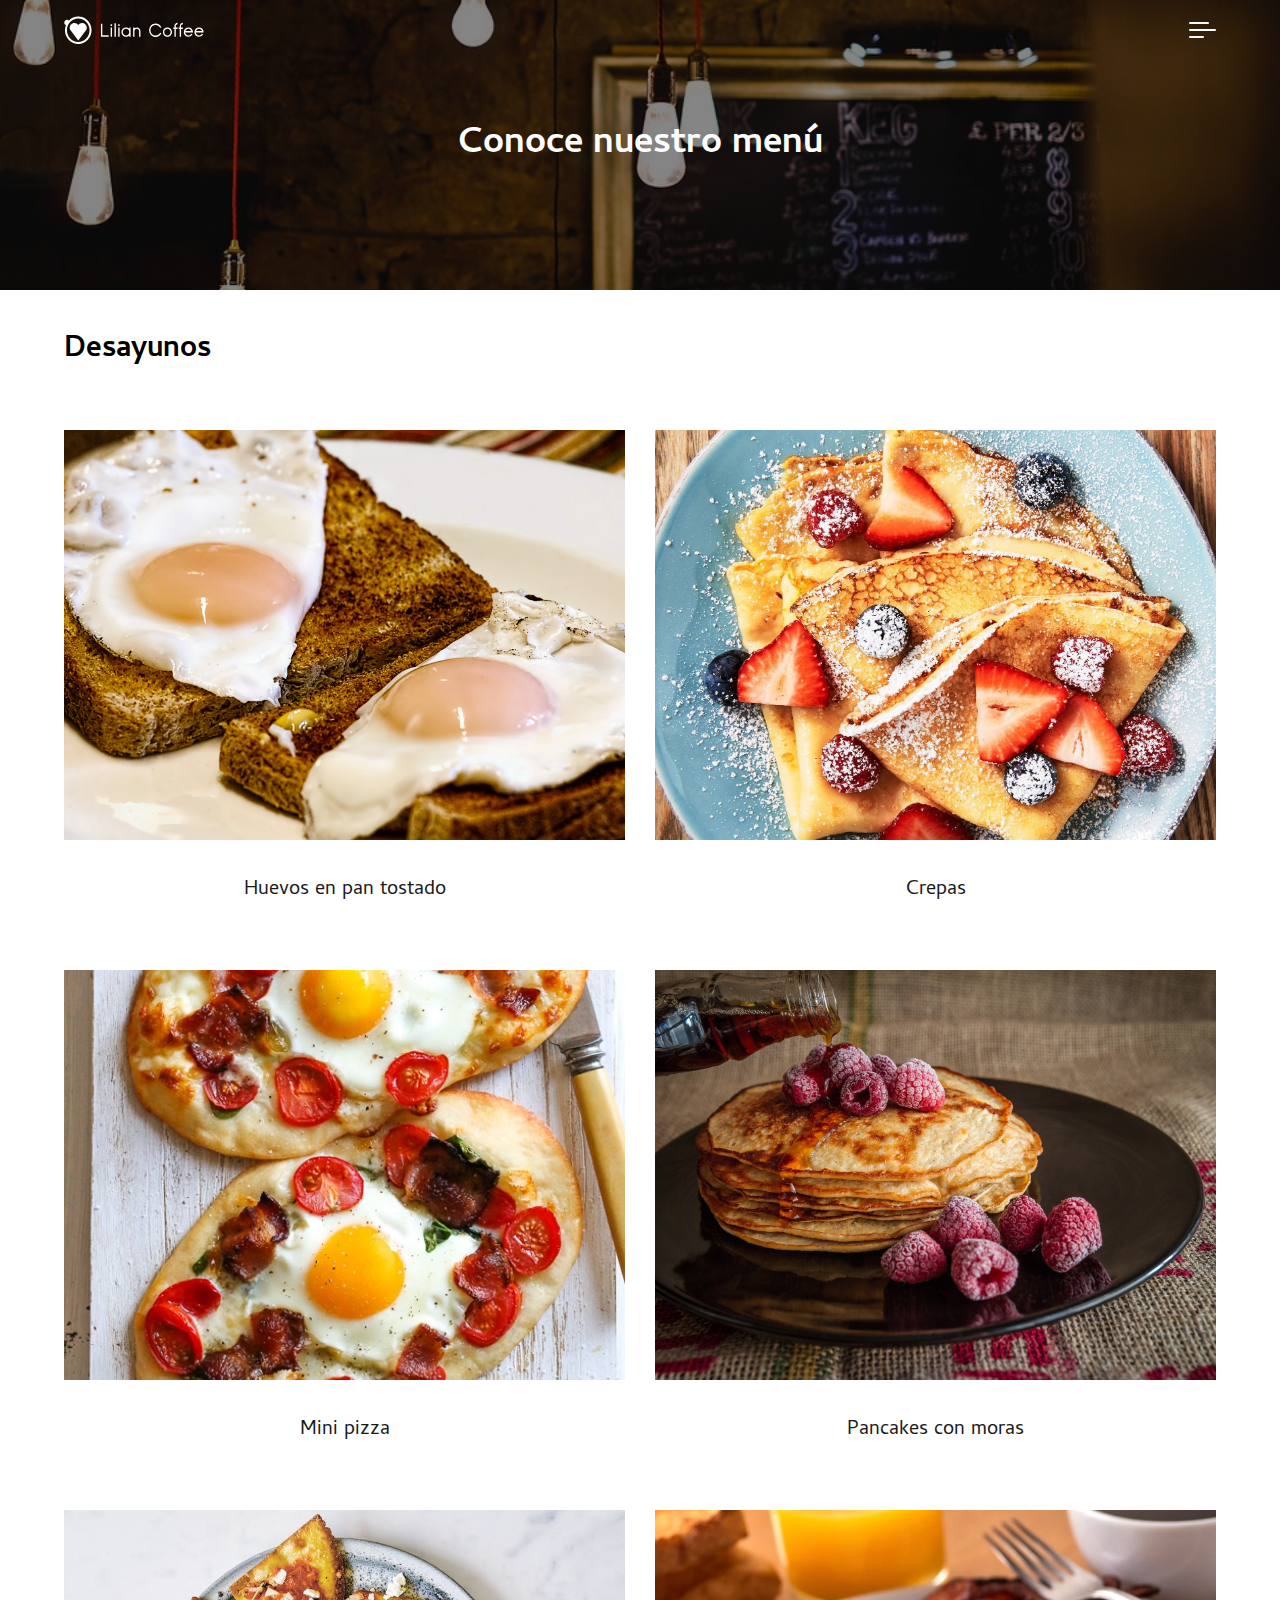
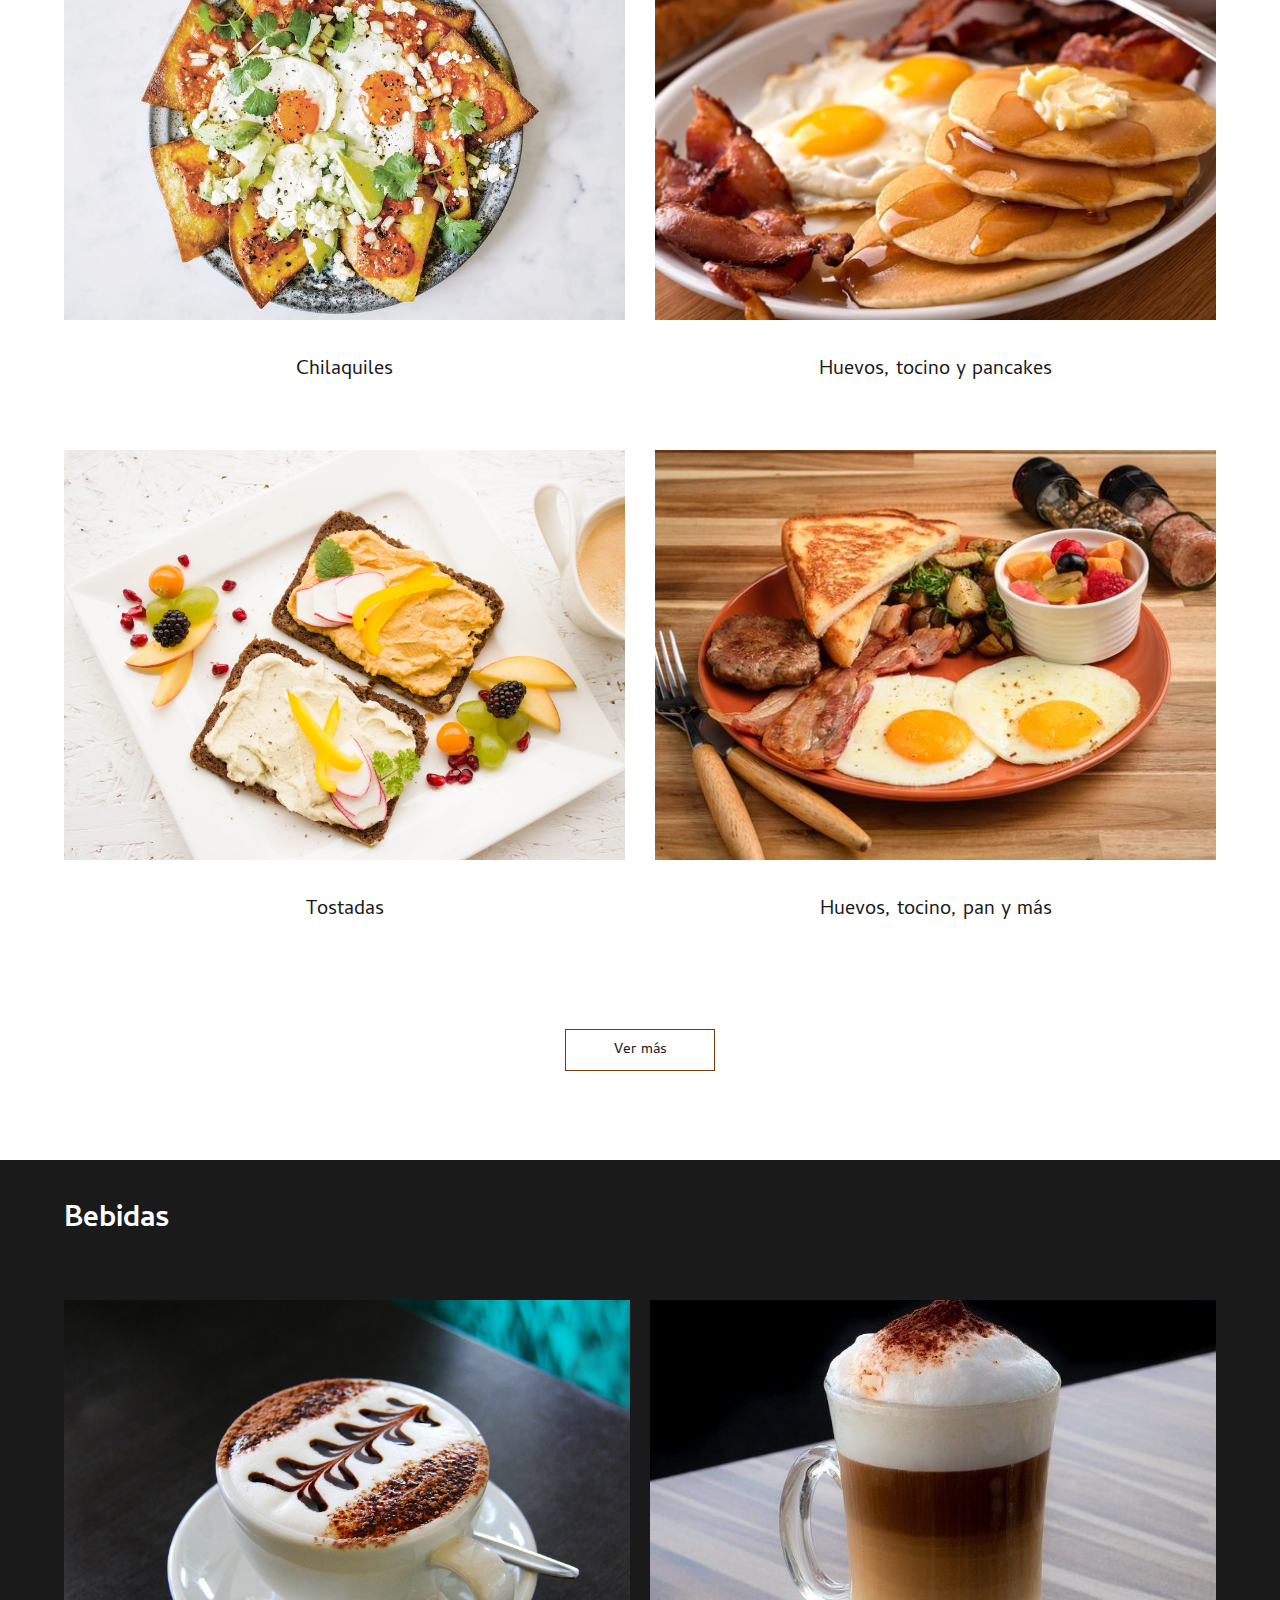
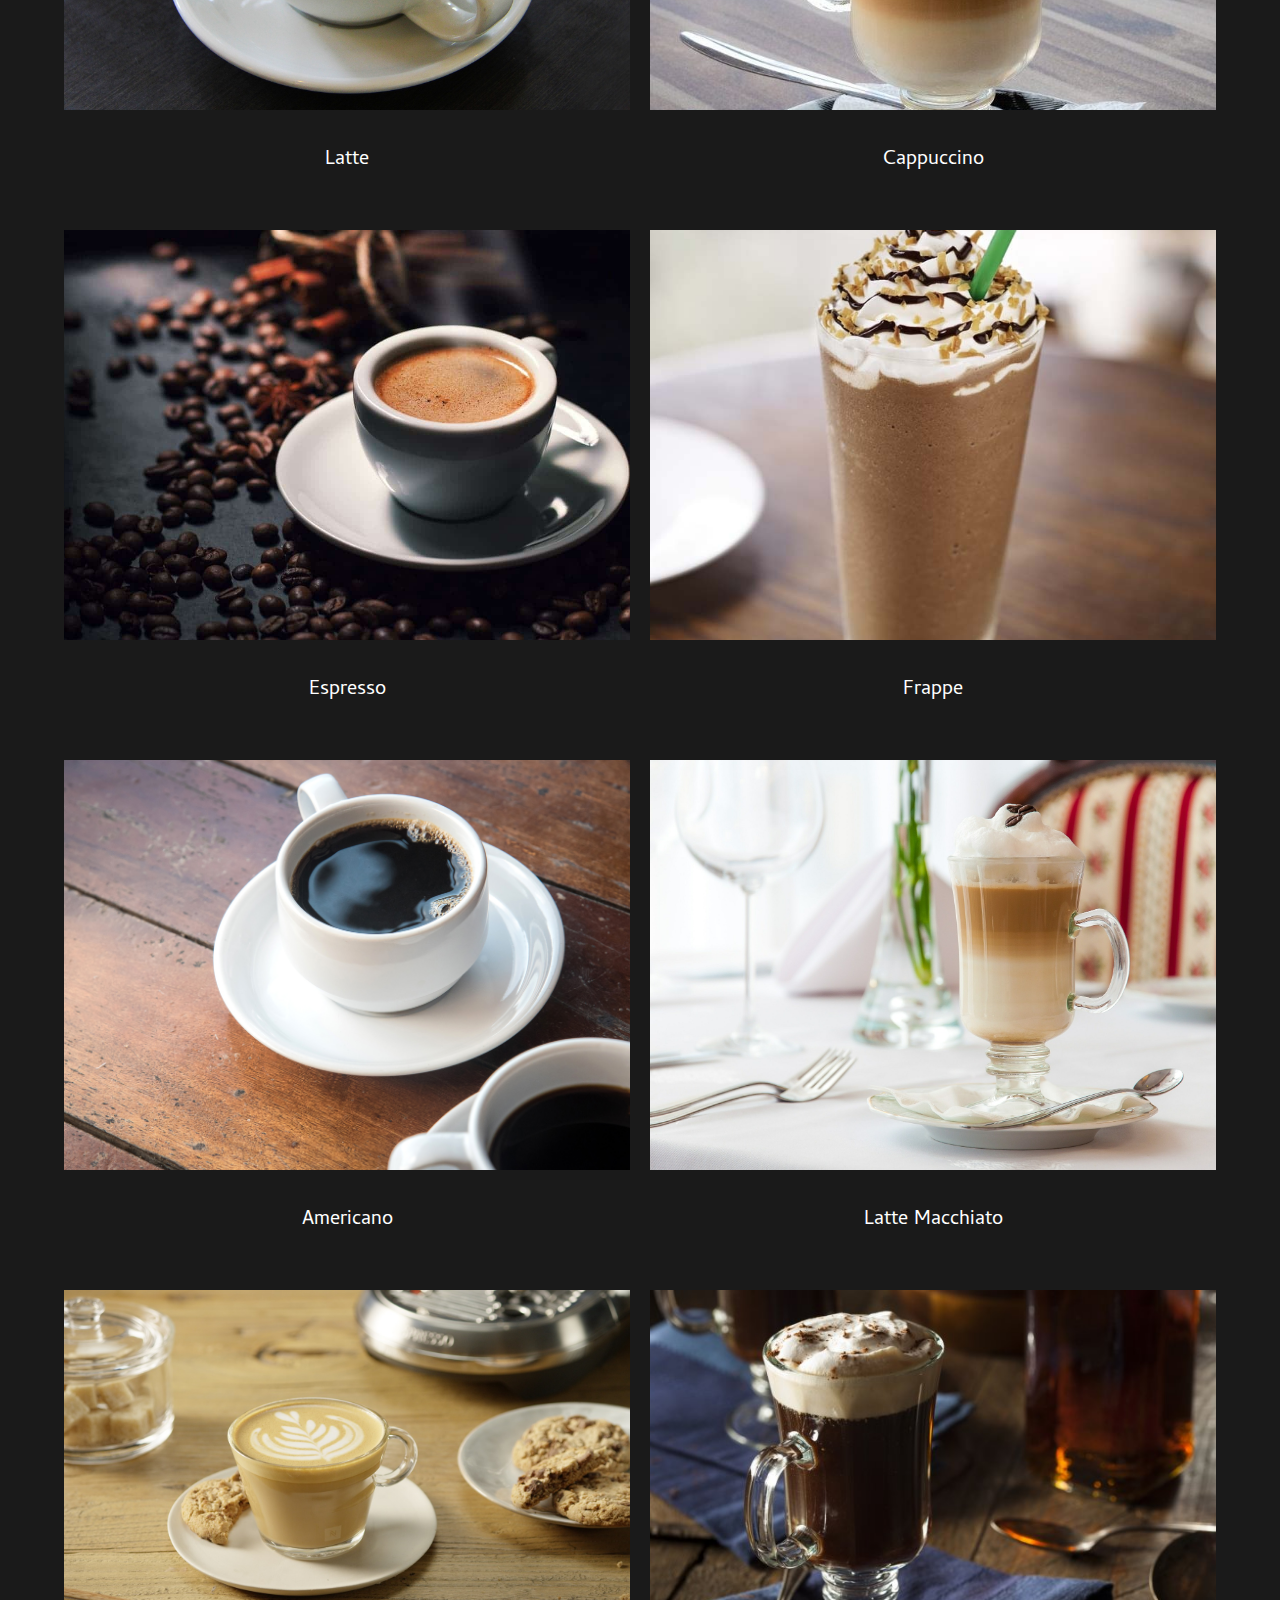
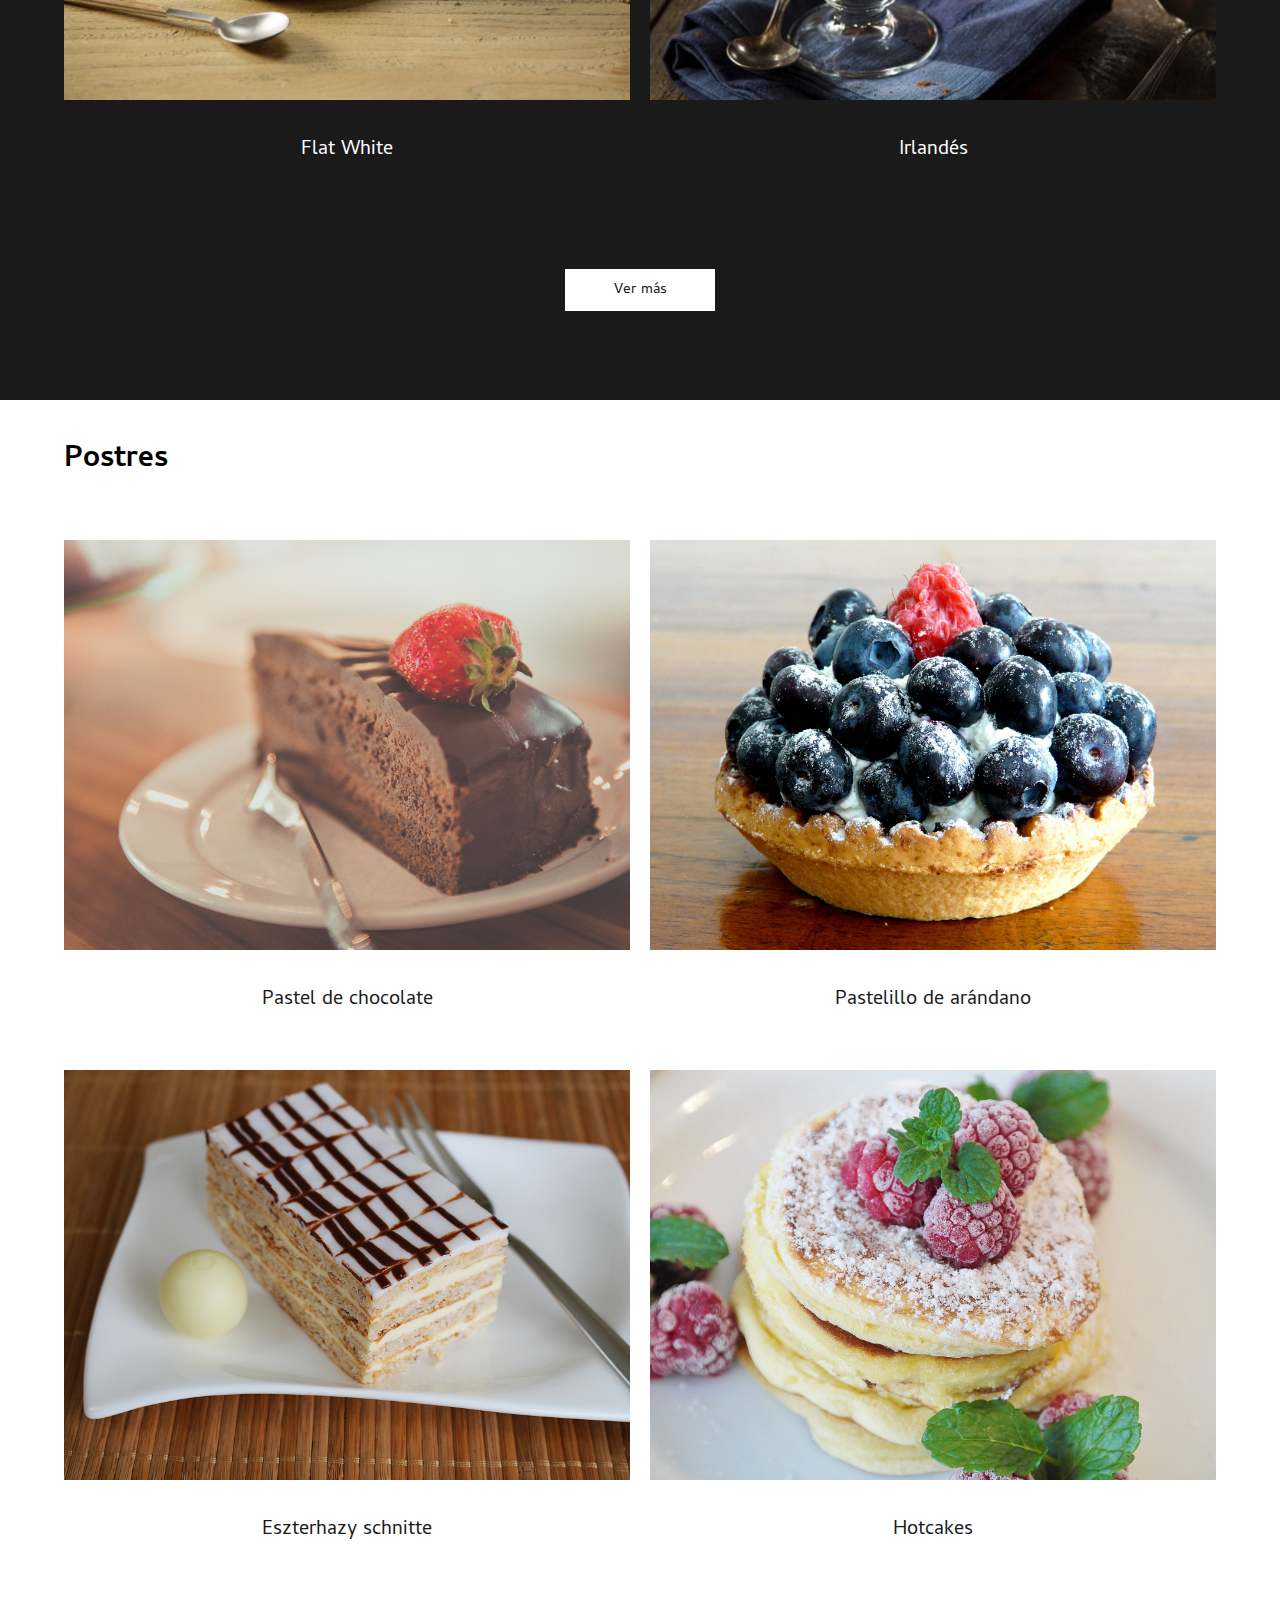
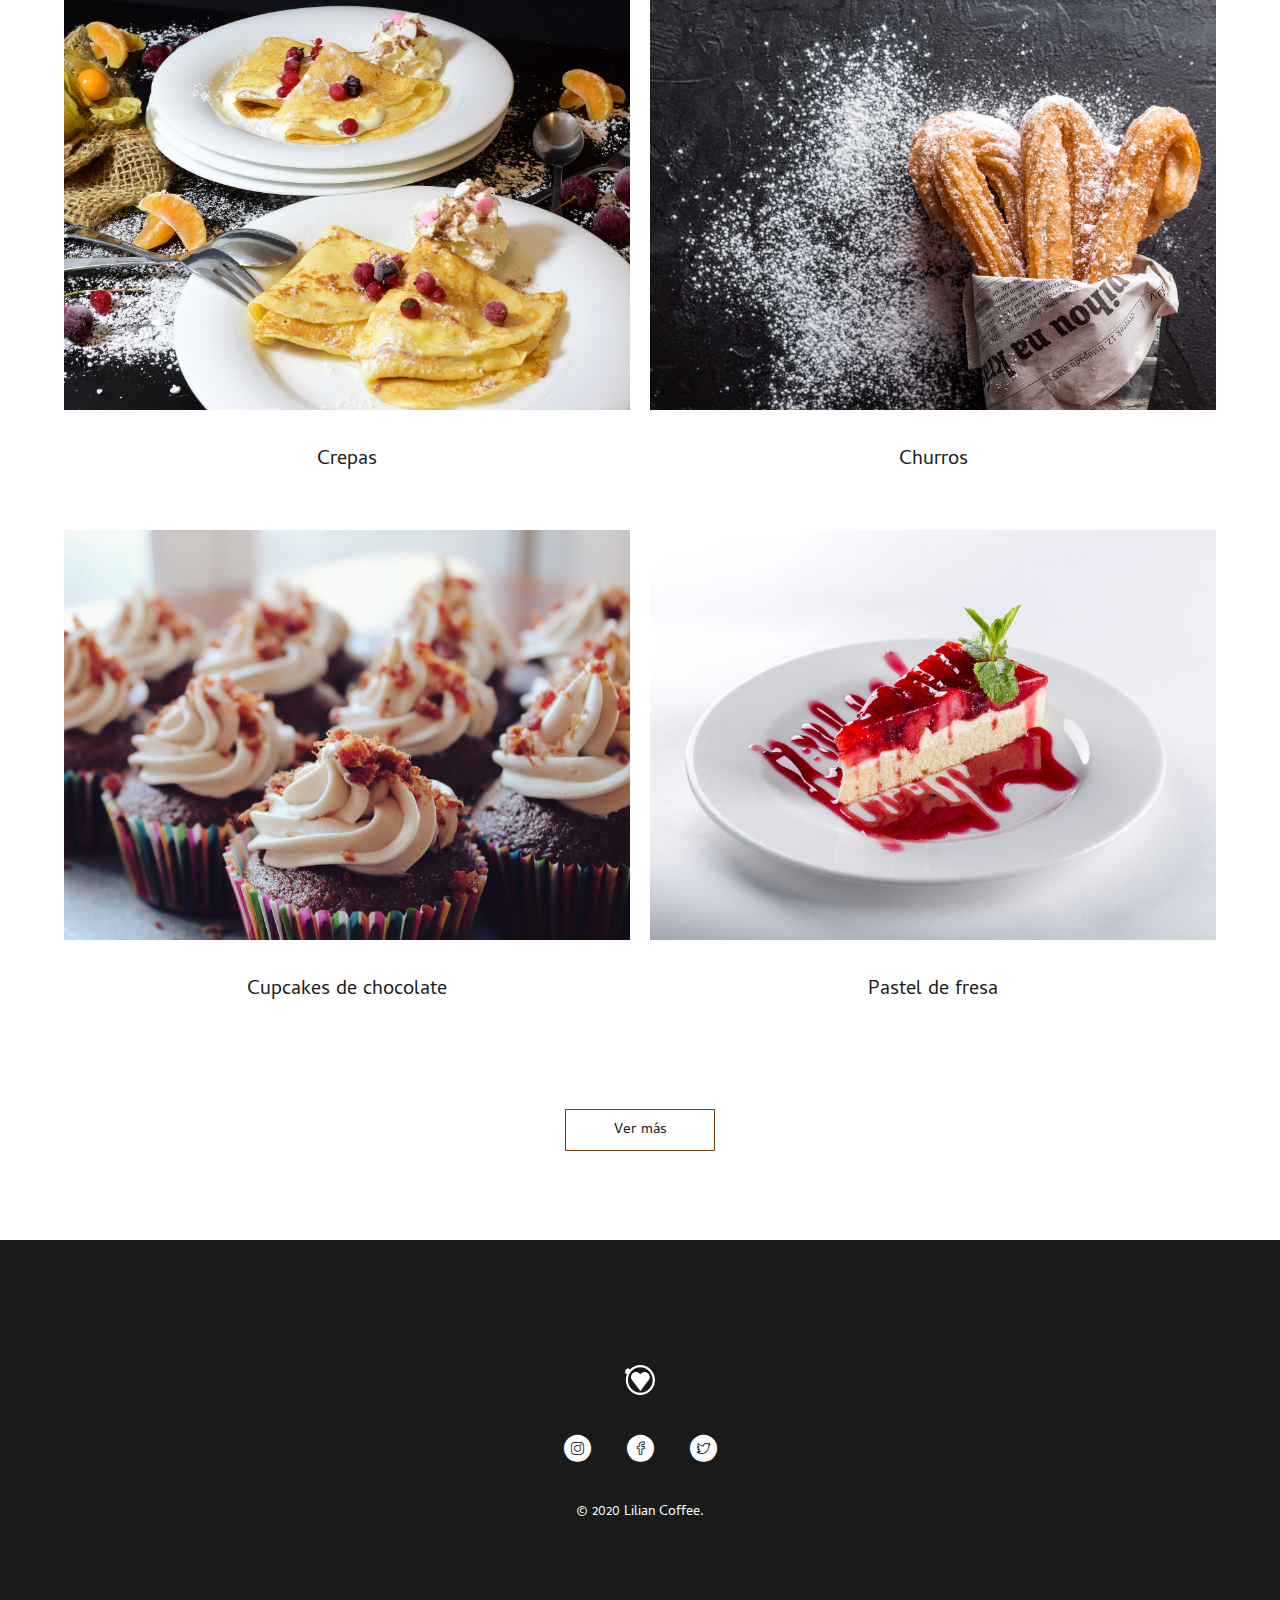
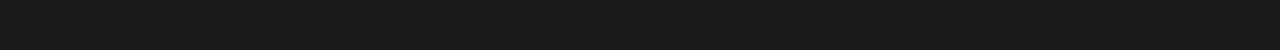
<file: menu/menu.html>
<!DOCTYPE html>
<html lang="es-MX">
<head>
    <meta charset="UTF-8">
    <meta name="viewport" content="width=device-width, initial-scale=1.0">
    <meta http-equiv="X-UA-Compatible" content="ie=edge">

    <title>Menú - Lilian Coffee</title>
    <link rel="icon" href="../brand-images/icon/png/lilian-heart-png-white-icon.png">

    <link rel="stylesheet" href="css-menu-documents/Menu-style-theme.css">
    <link rel="stylesheet" href="../media/fonts/icon-fonts/style.css">
    <script type="text/javascript" src="https://code.jquery.com/jquery-3.4.1.js"></script>
    <link rel="stylesheet" href="css-menu-documents/Menu-style-responsive.css">
    <link href="https://fonts.googleapis.com/css?family=Cambay|Quicksand&display=swap" rel="stylesheet">
</head>
<body>
    <script type='text/javascript'>
        document.oncontextmenu = function(){return false}
    </script>

    <script  src="../js-jquery-assets/javascript-files/script-responsive-menu-toggle.js"></script>

    <header class="header header-global-container" data-controller="HeaderStartWbesite">
        <div class="super-container-float-section">
            <div class="logo-website-section">
                <a href="https://brandonap.github.io/lilian-coffee/" class="svg-brand-website brand vector-web-image"></a>

                <button class="burger-toggle-button"><span class="burger-icon-open-close"></span></button>
            </div>

            <div class="navigation-container-div">
                <nav class="navigation-bar-navbar navigation-bar-navbar-primary" id="nav-bar" data-field-content="navigation">
                    <ul class="flex-block-nav-option-list">
                        <li class="navigation-list-item"><a href="./drinks.html" class="pd-l-null"><span>Bebidas</span></a></li>

                        <li class="navigation-list-item"><a href="./desserts.html"><span>Postres</span></a></li>

                        <li class="navigation-list-item"><a href="./breakfasts.html"><span>Desayunos</span></a></li>

                        <li class="navigation-list-item"><a href="../about/lilian-coffee.html" class="pd-r-null"><span>Nosotros</span></a></li>
                    </ul>
                </nav>

                <nav class="navigation-bar-navbar navigation-bar-navbar-secondary" id="nav-bar" data-field-content="navigation">
                    <ul class="flex-block-nav-option-list">
                        <li class="navigation-list-item"><a href="../shop.html" class="pd-l-null"><span>Shop</span></a></li>
                        
                        <li class="navigation-list-item"><a href="../dashboard/login.html" class="pd-r-null"><span>Iniciar sesión</span></a></li>
                    </ul>
                </nav>

                <section class="responsive-social-bar-menu-navigation">
                    <ul class="flex-block-nav-option-list">
                        <li class="navigation-list-item">
                            <a href="https://www.instagram.com" target="_blank">
                                <span class="icon-icon-instagram-circle"><span class="path1"></span><span class="path2"></span><span class="path3"></span><span class="path4"></span></span>
                            </a>
                        </li>

                        <li class="navigation-list-item">
                            <a href="https://www.facebook.com" target="_blank"><span class="icon-icon-facebook-circle"><span class="path1"></span><span class="path2"></span></span></a>
                        </li>

                        <li class="navigation-list-item">
                            <a href="https://www.twitter.com" target="_blank"><span class="icon-icon-twitter-circle"><span class="path1"></span><span class="path2"></span></span></a>
                        </li>
                    </ul>
                </section>
            </div>
        </div>
    </header>




    <div class="menu-header-container-image">
        <div class="bg-transparent-container">
            <section class="bg-transparent-title"><h1>Conoce nuestro menú</h1></section>
        </div>
    </div>

    <div class="first-title">
        <div class="inside-first-title"><h1><span>Desayunos</span></h1></div>
    </div>

    <div class="first-menu-section-breakfasts">
        <div class="breakfasts-section-element breakfasts-section-element-one">
            <div class="breakfast-info-content breakfast-info-content-first"><img src="menu-images/breakfasts/fried-eggs-456351_1920.jpg" alt="Breakfast image"></div>

            <div class="breakfast-info-content breakfast-info-content-second"><h3><span>Huevos en pan tostado</span></h3></div>
        </div>

        <div class="breakfasts-section-element breakfasts-section-element-two">
            <div class="breakfast-info-content breakfast-info-content-first"><img src="menu-images/breakfasts/easy-breakfast-crepe-1565637945.jpg" alt="Breakfast image"></div>

            <div class="breakfast-info-content breakfast-info-content-second"><h3><span>Crepas</span></h3></div>
        </div>

        <div class="breakfasts-section-element breakfasts-section-element-three">
            <div class="breakfast-info-content breakfast-info-content-first"><img src="menu-images/breakfasts/breakfast-pizza-1-8.jpg" alt="Breakfast image"></div>

            <div class="breakfast-info-content breakfast-info-content-second"><h3><span>Mini pizza</span></h3></div>
        </div>

        <div class="breakfasts-section-element breakfasts-section-element-four">
            <div class="breakfast-info-content breakfast-info-content-first"><img src="menu-images/breakfasts/pancakes-2291908_1920.jpg" alt="Breakfast image"></div>

            <div class="breakfast-info-content breakfast-info-content-second"><h3><span>Pancakes con moras</span></h3></div>
        </div>

        <div class="breakfasts-section-element breakfasts-section-element-five">
            <div class="breakfast-info-content breakfast-info-content-first"><img src="menu-images/breakfasts/nonfeature-chilaquiles-recipe.jpg" alt="Breakfast image"></div>

            <div class="breakfast-info-content breakfast-info-content-second"><h3><span>Chilaquiles</span></h3></div>
        </div>

        <div class="breakfasts-section-element breakfasts-section-element-six">
            <div class="breakfast-info-content breakfast-info-content-first"><img src="menu-images/breakfasts/breakfast-05514656.jpg" alt="Breakfast image"></div>

            <div class="breakfast-info-content breakfast-info-content-second"><h3><span>Huevos, tocino y pancakes</span></h3></div>
        </div>

        <div class="breakfasts-section-element breakfasts-section-element-seven">
            <div class="breakfast-info-content breakfast-info-content-first"><img src="menu-images/breakfasts/breakfast-1804457_1920.jpg" alt="Breakfast image"></div>

            <div class="breakfast-info-content breakfast-info-content-second"><h3><span>Tostadas</span></h3></div>
        </div>

        <div class="breakfasts-section-element breakfasts-section-element-eight">
            <div class="breakfast-info-content breakfast-info-content-first"><img src="menu-images/breakfasts/2-egg-breakfast.jpg" alt="Breakfast image"></div>

            <div class="breakfast-info-content breakfast-info-content-second"><h3><span>Huevos, tocino, pan y más</span></h3></div>
        </div>
    </div>
    <div class="see-more-breakfasts-section">
        <a href="./breakfasts.html"><span>Ver más</span></a>
    </div>


    <div class="second-title">
        <div class="inside-second-title"><h1><span>Bebidas</span></h1></div>
    </div>

    <div class="second-menu-section-drinks">
        <div class="drinks-section-super-container">
            <div class="drinks-section-element drinks-section-element-one">
                <div class="drink-info-content drink-info-content-first"><img src="menu-images/drinks/latte-1565931_1920.jpg" alt="Drink image"></div>

                <div class="drink-info-content drink-info-content-second"><h3><span>Latte</span></h3></div>
            </div>

            <div class="drinks-section-element drinks-section-element-two">
                <div class="drink-info-content drink-info-content-first"><img src="menu-images/drinks/cafe-cappuccino.jpg" alt="Drink image"></div>

                <div class="drink-info-content drink-info-content-second"><h3><span>Cappuccino</span></h3></div>
            </div>

            <div class="drinks-section-element drinks-section-element-three">
                <div class="drink-info-content drink-info-content-first"><img src="menu-images/drinks/cafe-espresso.jpeg" alt="Drink image"></div>

                <div class="drink-info-content drink-info-content-second"><h3><span>Espresso</span></h3></div>
            </div>

            <div class="drinks-section-element drinks-section-element-four">
                <div class="drink-info-content drink-info-content-first"><img src="menu-images/drinks/frappe.jpg" alt="Drink image"></div>

                <div class="drink-info-content drink-info-content-second"><h3><span>Frappe</span></h3></div>
            </div>

            <div class="drinks-section-element drinks-section-element-five">
                <div class="drink-info-content drink-info-content-first"><img src="menu-images/drinks/cafeamericano.jpg" alt="Drink image"></div>

                <div class="drink-info-content drink-info-content-second"><h3><span>Americano</span></h3></div>
            </div>

            <div class="drinks-section-element drinks-section-element-six">
                <div class="drink-info-content drink-info-content-first"><img src="menu-images/drinks/coffee-431121_1920.jpg" alt="Drink image"></div>

                <div class="drink-info-content drink-info-content-second"><h3><span>Latte Macchiato</span></h3></div>
            </div>

            <div class="drinks-section-element drinks-section-element-seven">
                <div class="drink-info-content drink-info-content-first"><img src="menu-images/drinks/Flat-White.jpg" alt="Drink image"></div>

                <div class="drink-info-content drink-info-content-second"><h3><span>Flat White</span></h3></div>
            </div>

            <div class="drinks-section-element drinks-section-element-eight">
                <div class="drink-info-content drink-info-content-first"><img src="menu-images/drinks/cafeirlandes.jpg" alt="Drink image"></div>

                <div class="drink-info-content drink-info-content-second"><h3><span>Irlandés</span></h3></div>
            </div>
        </div>
        <div class="see-more-drinks-section">
            <a href="./drinks.html"><span>Ver más</span></a>
        </div>
    </div>


    <div class="third-title">
        <div class="inside-third-title"><h1><span>Postres</span></h1></div>
    </div>

    <div class="third-menu-section-desserts">
        <div class="desserts-section-element desserts-section-element-one">
            <div class="desserts-info-content desserts-info-content-first"><img src="menu-images/desserts/cake-1850011_1920.jpg" alt="Dessert-image"></div>

            <div class="desserts-info-content desserts-info-content-second"><h3><span>Pastel de chocolate</span></h3></div>
        </div>

        <div class="desserts-section-element desserts-section-element-two">
            <div class="desserts-info-content desserts-info-content-first"><img src="menu-images/desserts/blueberries-55455_1920.jpg" alt="Dessert-image"></div>

            <div class="desserts-info-content desserts-info-content-second"><h3><span>Pastelillo de arándano</span></h3></div>
        </div>

        <div class="desserts-section-element desserts-section-element-three">
            <div class="desserts-info-content desserts-info-content-first"><img src="menu-images/desserts/eszterhazyschnitte-626109_1920.jpg" alt="Dessert-image"></div>

            <div class="desserts-info-content desserts-info-content-second"><h3><span>Eszterhazy schnitte</span></h3></div>
        </div>

        <div class="desserts-section-element desserts-section-element-four">
            <div class="desserts-info-content desserts-info-content-first"><img src="menu-images/desserts/pancake-1984716_1920.jpg" alt="Dessert-image"></div>

            <div class="desserts-info-content desserts-info-content-second"><h3><span>Hotcakes</span></h3></div>
        </div>

        <div class="desserts-section-element desserts-section-element-five">
            <div class="desserts-info-content desserts-info-content-first"><img src="menu-images/desserts/pancakes-3926009_1920.jpg" alt="Dessert-image"></div>

            <div class="desserts-info-content desserts-info-content-second"><h3><span>Crepas</span></h3></div>
        </div>

        <div class="desserts-section-element desserts-section-element-six">
            <div class="desserts-info-content desserts-info-content-first"><img src="menu-images/desserts/churros-2188871_1920.jpg" alt="Dessert-image"></div>

            <div class="desserts-info-content desserts-info-content-second"><h3><span>Churros</span></h3></div>
        </div>

        <div class="desserts-section-element desserts-section-element-seven">
            <div class="desserts-info-content desserts-info-content-first"><img src="menu-images/desserts/cupcakes-690040_1920.jpg" alt="Dessert-image"></div>

            <div class="desserts-info-content desserts-info-content-second"><h3><span>Cupcakes de chocolate</span></h3></div>
        </div>

        <div class="desserts-section-element desserts-section-element-eight">
            <div class="desserts-info-content desserts-info-content-first"><img src="menu-images/desserts/cake-1971556_1920.jpg" alt="Dessert-image"></div>

            <div class="desserts-info-content desserts-info-content-second"><h3><span>Pastel de fresa</span></h3></div>
        </div>
    </div>
    <div class="see-more-desserts-section">
        <a href="./desserts.html"><span>Ver más</span></a>
    </div>

    <a id="button" title="Back to Top"><span class="arrow arrow-one"></span><span class="arrow arrow-two"></span><span class="arrow arrow-three"></span>
    </a>
    <script type="text/javascript">
        var btn = $('#button'); $(window).scroll(function() { if ($(window).scrollTop() > 100) {
        btn.addClass('show'); } else { btn.removeClass('show'); } }); btn.on('click', function(e) {
        e.preventDefault(); $('html, body').animate({scrollTop:0}, '100');});
    </script>

    <style type="text/css">
        #button { display: flex; align-items: center; justify-content: center; background-color: #2c2c2c; width: 50px; height: 50px; text-align: center; border-radius: 50%; position: fixed; bottom: 20px;
        right: 20px; transition: background-color .3s,  opacity .5s, visibility .5s; opacity: 0; visibility: hidden; cursor: pointer; z-index: 4; } #button .arrow-one{ width: 12px; height: 2px; border-radius: 9px;
        background: #ffffff; transform: rotate(-45deg); } #button .arrow-two{ width: 12px; height: 2px; border-radius: 9px; background: #ffffff; margin-left: -4px; transform: rotate(45deg); } #button:hover {
        cursor: pointer; background-color:  #ff1493; } #button:active { background-color: #ff1493; } #button.show { opacity: 1; visibility: visible; }
        @media only screen and (min-width: 660px) and (max-width: 1280px){ #button { width: 45px; height: 45px; border-radius: 50%; position: fixed; bottom: 20px; right: 20px; } #button .arrow-one{
        width: 10px; height: 2px; border-radius: 9px; background: #ffffff; transform: rotate(-45deg); } #button .arrow-two{ width: 10px; height: 2px; border-radius: 9px; background: #ffffff; margin-left: -4px;
        transform: rotate(45deg); } } @media screen and (min-width: 250px) and (max-width: 660px){ #button { width: 40px; height: 40px; border-radius: 50%; position: fixed; bottom: 20px; right: 20px; }
        #button .arrow-one{ width: 10px; height: 2px; border-radius: 9px; background: #ffffff; transform: rotate(-45deg); }#button .arrow-two{ width: 10px; height: 2px; border-radius: 9px; background: #ffffff;
        margin-left: -4px; transform: rotate(45deg); } }
    </style>




    <footer class="footer footer-gloabal-navigation-bottom" id="ft" data-controller="FooterBreakPoint">
        <div class="super-container-footer-items">
            <div class="lilian-coffee-icon-heart-svg-section"><a href="../index.html" class="lilian-heart-icon" title="Lilian Coffee Home"></a></div>

            <div class="social-bar-link-items">
                <ul class="footer-option-list">
                    <li class="footer-list-item">
                        <a href="https://www.instagram.com" class="pd-l-null" target="_blank">
                            <span class="icon-icon-instagram-circle"><span class="path1"></span><span class="path2"></span><span class="path3"></span><span class="path4"></span></span>
                        </a>
                    </li>

                    <li class="footer-list-item">
                        <a href="https://www.facebook.com" class="" target="_blank"><span class="icon-icon-facebook-circle"><span class="path1"></span><span class="path2"></span></span></a>
                    </li>

                    <li class="footer-list-item">
                        <a href="https://www.twitter.com" class="pd-r-null" target="_blank"><span class="icon-icon-twitter-circle"><span class="path1"></span><span class="path2"></span></span></a>
                    </li>
                </ul>
            </div>

            <div class="lilian-coffee-copyright-website">
                <ul class="footer-option-list">
                    <li class="footer-list">
                        <item>
                            <h4><span>&copy; 2020 Lilian Coffee.</span></h4>
                        </item>
                    </li>
                </ul>
            </div>
        </div>
    </footer>
</body>
</html>
</file>
<file: css-resources/Homepage-style-theme.css>
/*///////////////////////////////////////////////////////////////////////////////////////////////////*/
/*////////////////////////Lilian Coffee theme template made by Brandon A.P//////////////////////////*/
/*/////////////////////////////////////////////////////////////////////////////////////////////////*/

@import url('https://fonts.googleapis.com/css?family=Cambay|Quicksand&display=swap');

*{
    margin: 0;
    padding: 0;
    -webkit-box-sizing: border-box;
    -ms-box-sizing: border-box;
    -moz-box-sizing: border-box;
    -o-box-sizing: border-box;
    box-sizing: border-box;
}
html, body{
    font-family: 'Cambay', sans-serif;
    /*font-family: 'Quicksand', sans-serif;*/
    -webkit-overflow-x: hidden;
    -ms-overflow-x: hidden;
    -moz-overflow-x: hidden;
    -o-overflow-x: hidden;
    overflow-x: hidden;
}
input, textarea{
    font-family: 'Cambay', sans-serif;
    /*font-family: 'Quicksand', sans-serif;*/
}

/*Start navigation bar*/

header{
    width: 100%;
    height: 100px;
    position: absolute;
    display: flex;
    align-items: center;
    justify-content: center;
    z-index: 100;
}
.super-container-float-section{
    width: 100%;
    height: 40px;
    max-width: 1560px;
    display: flex;
}
.super-container-float-section .logo-website-section{
    width: 25%;
    height: 40px;
    display: flex;
    align-items: center;
}
.super-container-float-section .logo-website-section .svg-brand-website{
    width: 180px;
    height: 36px;
    background-image: url(../brand-images/logo/svg/lilian-coffee-logo-white.svg);
    background-repeat: no-repeat;
    background-size: contain;
    background-position: center;
}

.super-container-float-section .burger-toggle-button{
    display: none;
}

.super-container-float-section .navigation-container-div{
    width: 75%;
    height: 40px;
    display: flex;
}
.navigation-container-div .navigation-bar-navbar-primary{
    width: 67%;
    height: 40px;
    display: flex;
    align-items: center;
    justify-content: center;
}
.navigation-container-div .navigation-bar-navbar-primary .flex-block-nav-option-list{
    display: flex;
}
.navigation-container-div .navigation-bar-navbar-primary .flex-block-nav-option-list li{
    list-style: none;
}
.navigation-container-div .navigation-bar-navbar-primary .flex-block-nav-option-list a{
    text-decoration: none;
    color: #ffffff;
    font-size: 18px;
    padding: 15px 15px;
    transition: 0.3s ease;
}
.navigation-container-div .navigation-bar-navbar-primary .flex-block-nav-option-list a:hover{
    opacity: 0.5;
    transition: 0.3s ease;
}

.navigation-container-div .navigation-bar-navbar-secondary{
    width: 33%;
    height: 40px;
}
.navigation-container-div .navigation-bar-navbar-secondary .flex-block-nav-option-list{
    float: right;
    display: flex;
    margin: 8px 0px;
}
.navigation-container-div .navigation-bar-navbar-secondary .flex-block-nav-option-list li{
    list-style: none;
}
.navigation-container-div .navigation-bar-navbar-secondary .flex-block-nav-option-list a{
    text-decoration: none;
    color: #ffffff;
    font-size: 18px;
    padding: 15px 15px;
    transition: 0.3s ease;
}
.navigation-container-div .navigation-bar-navbar-secondary .flex-block-nav-option-list a:hover{
    opacity: 0.5;
    transition: 0.3s ease;
}
.navigation-container-div .navigation-bar-navbar-secondary .flex-block-nav-option-list .pd-l-null{
    padding-left: 0px;
}
.navigation-container-div .navigation-bar-navbar-secondary .flex-block-nav-option-list .pd-r-null{
    padding-right: 0px;
}

.responsive-social-bar-menu-navigation{
    display: none;
}

/*Navigation end*/


.first-container-header-image{
    width: 100%;
    height: 890px;
    background-image: url(../media/bg-images/coffee-shop-1209863_1920.jpg);
    background-repeat: no-repeat;
    background-position: center;
    background-size: cover;
}
.first-container-header-image .bg-transparent-container{
    width: 100%;
    height: 890px;
    position: absolute;
    background: #0000007a;
}
.bg-transparent-container .title-button-container{
    width: 1000px;
    height: auto;
    margin: auto;
    margin-top: 410px;
}
.bg-transparent-container .title-button-container h1{
    font-size: 58px;
    text-align: center;
    color: #ffffff;
}
.bg-transparent-container .title-button-container .title-heart{
    color: #d43030;
}
.bg-transparent-container .title-button-container .btn-shop-section{
    width: 1000px;
    height: 60px;
    margin-top: 210px;
    display: flex;
    align-items: center;
    justify-content: center;
}
.bg-transparent-container .title-button-container .btn-shop-section a{
    text-decoration: none;
    color: #1a1a1a;
    font-size: 18px;
    width: 200px;
    height: 52px;
    display: flex;
    align-items: center;
    justify-content: center;
    border: 1px solid #ffffff;
    background: #ffffff;
    transition: 0.2s ease;
}
.bg-transparent-container .title-button-container .btn-shop-section a:hover{
    color: #1a1a1a;
    border: 1px solid #dfdfdf;
    background: #dfdfdf;
    transition: 0.2s ease;
}
.bg-transparent-container .title-button-container .btn-shop-section a:focus{
    color: #1a1a1a;
    border: 1px solid #dfdfdf;
    background: #dfdfdf;
    transition: 0.2s ease;
}

.first-title{
    width: 100%;
    height: 220px;
    display: flex;
    align-items: center;
    justify-content: center;
    background: #eeeeee;
}
.first-title h1{
    font-size: 44px;
}

.photos-coffee-grid-site{
    width: 100%;
    margin: auto;
    margin-top: 30px;
    height: auto;
    min-height: 1080px;
    max-width: 1560px;
}
.photos-coffee-grid-site{
    display: grid;
    grid-gap: 30px;
    grid-template-columns: repeat(3, 1fr);
    grid-template-rows: repeat(2, 1fr);
}
.photos-coffee-grid-site .css-grid-element{
    grid-template-columns: minmax(300px 1fr);
}
.photos-coffee-grid-site .css-grid-element-first{
    background-image: url(../media/bg-images/coffee-991836_1280.jpg);
    background-repeat: no-repeat;
    background-position: center;
    background-size: cover;
}
.photos-coffee-grid-site .css-grid-element-second{
    background-image: url(../media/bg-images/coffee-1291656_1280.jpg);
    background-repeat: no-repeat;
    background-position: center;
    background-size: cover;
}
.photos-coffee-grid-site .css-grid-element-third{
    background-image: url(../media/bg-images/coffee-2589754_1280.jpg);
    background-repeat: no-repeat;
    background-position: center;
    background-size: cover;
}
.photos-coffee-grid-site .css-grid-element-fourth{
    background-image: url(../media/bg-images/coffee-316578_1280.jpg);
    background-repeat: no-repeat;
    background-position: center;
    background-size: cover;
}
.photos-coffee-grid-site .css-grid-element-fifth{
    background-image: url(../media/bg-images/brewed-coffee-1836168_1280.jpg);
    background-repeat: no-repeat;
    background-position: center;
    background-size: cover;
}
.photos-coffee-grid-site .css-grid-element-sixth{
    background-image: url(../media/bg-images/morning-819362_1280.jpg);
    background-repeat: no-repeat;
    background-position: center;
    background-size: cover;
}

.go-to-menu-section{
    width: 100%;
    height: 60px;
    max-width: 350px;
    margin: auto;
    display: flex;
    align-items: center;
    justify-content: center;
    margin-top: 60px;
}
.go-to-menu-section .go-to-menu-button{
    text-decoration: none;
    color: #1a1a1a;
    font-size: 18px;
    width: 200px;
    height: 52px;
    border: 1px solid #73400d;
    display: flex;
    align-items: center;
    justify-content: center;
    transition: 0.2s ease;
}
.go-to-menu-section .go-to-menu-button:hover{
    color: #ffffff;
    border: 1px solid #73400d;
    background: #73400d;
    transition: 0.2s ease;
}
.go-to-menu-section .go-to-menu-button:focus{
    color: #ffffff;
    border: 1px solid #73400d;
    background: #73400d;
}

.second-title{
    width: 100%;
    height: 220px;
    display: flex;
    align-items: center;
    justify-content: center;
    background: #eeeeee;
    margin-top: 160px;
}
.second-title h1{
    font-size: 44px;
}

.go-about-lilian-coffee-grid-section{
    width: 100%;
    height: auto;
    min-height: 1000px;
    margin: auto;
    margin-top: 30px;
    max-width: 1560px;
    display: grid;
    grid-gap: 30px;
    grid-template-columns: repeat(2, 1fr);
    grid-template-rows: repeat(2, 1fr);
}
.about-lilian-grid-element{
    grid-template-columns: minmax(300px 1fr);
}
.go-about-lilian-coffee-grid-section .about-lilian-grid-element-first{
    grid-row-start: 1;
    grid-row-end: 3;
    background-image: url(../media/bg-images/people-2594770_1280.jpg);
    background-repeat: no-repeat;
    background-position: center;
    background-size: cover;
}
.go-about-lilian-coffee-grid-section .about-lilian-grid-element-second{
    background-image: url(../media/bg-images/cup-of-coffee-1280537_1280.jpg);
    background-repeat: no-repeat;
    background-position: center;
    background-size: cover;
}
.go-about-lilian-coffee-grid-section .about-lilian-grid-element-third{
    background-image: url(../media/bg-images/coffee-shop-1209863_1920.jpg);
    background-repeat: no-repeat;
    background-position: center;
    background-size: cover;
}
.see-more-lilian-coffee-section{
    width: 100%;
    height: 60px;
    max-width: 350px;
    margin: auto;
    display: flex;
    align-items: center;
    justify-content: center;
    margin-top: 60px;
}
.see-more-lilian-coffee-section .see-more-l-c-button{
    text-decoration: none;
    color: #ffffff;
    font-size: 18px;
    width: 200px;
    height: 52px;
    border: 1px solid #1a1a1a;
    background: #1a1a1a;
    display: flex;
    align-items: center;
    justify-content: center;
    transition: 0.2s ease;
}
.see-more-lilian-coffee-section .see-more-l-c-button:hover{
    border: 1px solid #000000;
    background: #000000;
    transition: 0.2s ease;
}
.see-more-lilian-coffee-section .see-more-l-c-button:focus{
    border: 1px solid #000000;
    background: #000000;
    transition: 0.2s ease;
}

.third-title{
    width: 100%;
    height: 220px;
    display: flex;
    align-items: center;
    justify-content: center;
    background: #eeeeee;
    margin-top: 160px;
}
.third-title h1{
    font-size: 44px;
}
.form-contact-last-section{
    width: 100%;
    height: auto;
    max-width: 1325px;
    margin: auto;
    margin-top: 80px;
    margin-bottom: 110px;
    display: flex;
}
.form-contact-last-section .contact-us-img-container{
    width: 35%;
    height: auto;
}
.form-contact-last-section .contact-us-img-container .lilian-coffee-image-contact{
    width: 380px;
    height: 76px;
    background-image: url(../brand-images/logo/png/lilian-coffee-png-image-black.png);
    background-repeat: no-repeat;
    background-size: contain;
}


.form-contact-last-section .form-send-message{
    width: 65%;
    height: auto;
}
.form-contact-last-section .form-send-message input{
    padding: 0px 15px;
    font-size: 17px;
    border: 1px solid #1a1a1a;
}
.form-contact-last-section .form-send-message input:focus{
    border: 1px solid transparent;
    box-shadow: 0px 2px 15px #00000021;
}
.form-contact-last-section .form-send-message #name-field{
    width: 44%;
    height: 55px;
    margin-right: 30px;
}
.form-contact-last-section .form-send-message #second-name-field{
    width: 52%;
    height: 55px;
}
.form-contact-last-section .form-send-message #email-field{
    width: 100%;
    height: 55px;
    margin-top: 30px;
}
.form-contact-last-section .form-send-message #message-text-area{
    width: 100%;
    min-width: 100%;
    min-height: 380px;
    max-width: 100%;
    margin-top: 30px;
    padding: 15px;
    font-size: 17px;
    border: 1px solid #1a1a1a;
}
.form-contact-last-section .form-send-message #message-text-area:focus{
    border: 1px solid transparent;
    box-shadow: 0px 2px 15px #00000021;
}
.form-contact-last-section .send-button-container{
    width: 100%;
    height: 65px;
    display: flex;
    align-items: center;
    margin-top: 30px;
}
.form-contact-last-section .send-button-container .send-button{
    text-decoration: none;
    color: #1a1a1a;
    font-size: 18px;
    width: 200px;
    height: 52px;
    border: 1px solid #73400d;
    background: transparent;
    display: flex;
    align-items: center;
    justify-content: center;
    cursor: pointer;
    transition: 0.2s ease;
}
.form-contact-last-section .send-button-container .send-button:hover{
    color: #ffffff;
    background: #73400d;
    transition: 0.2s ease;
}
.form-contact-last-section .send-button-container .send-button:focus{
    color: #ffffff;
    background: #73400d;
    transition: 0.2s ease;
}



/*Footer start styles*/

footer{
    width: 100%;
    height: auto;
    min-height: 410px;
    position: absolute;
    background: #1a1a1a;
    display: flex;
    align-items: center;
    justify-content: center;
}
.super-container-footer-items{
    width: 100%;
    height: auto;
    max-width: 1200px;
    display: block;
}
.super-container-footer-items .lilian-coffee-icon-heart-svg-section{
    width: 100%;
    height: 50px;
    display: flex;
    align-items: center;
    justify-content: center;
    margin-bottom: 65px;
}
.super-container-footer-items .lilian-coffee-icon-heart-svg-section a{
    width: 50px;
    height: 50px;
    background-image: url(../brand-images/icon/svg/lilian-coffee-icon-white.svg);
    background-repeat: no-repeat;
    background-size: contain;
    background-position: center;
}

.super-container-footer-items .social-bar-link-items{
    width: 100%;
    height: 50px;
    display: flex;
    align-items: center;
    justify-content: center;
    margin-bottom: 50px;
}
.super-container-footer-items .social-bar-link-items .footer-option-list{
    display: flex;
}
.super-container-footer-items .social-bar-link-items .footer-option-list li{
    list-style: none;
}
.super-container-footer-items .social-bar-link-items .footer-option-list a{
    text-decoration: none;
    font-size: 40px;
    padding: 0px 22px;
    transition: 0.4s ease;
}
.super-container-footer-items .social-bar-link-items .footer-option-list .pd-l-null{
    padding-left: 0px;
}
.super-container-footer-items .social-bar-link-items .footer-option-list .pd-r-null{
    padding-right: 0px;
}
.super-container-footer-items .social-bar-link-items .footer-option-list a:hover{
    opacity: 0.4;
    transition: 0.4s ease;
}

.super-container-footer-items .lilian-coffee-copyright-website{
    width: 100%;
    height: 25px;
    display: flex;
    align-items: center;
    justify-content: center;
}
.super-container-footer-items .lilian-coffee-copyright-website .footer-option-list li{
    list-style: none;
}
.super-container-footer-items .lilian-coffee-copyright-website .footer-option-list h4{
    color: #ffffff;
    font-weight: 100;
    cursor: default;
}

/*Footer end*/

/*//////////////////////////////////////////////////////////////////////////////////////////////////*/
/*/////////////////////////////////////////////////////////////////////////////////////////////////*/
/*///////////////////Copyright 2020 Brandon A.P. Todos los derechos reservados////////////////////*/
/*///////////////////////////////////////////////////////////////////////////////////////////////*/
/*//////////////////////////////////////////////////////////////////////////////////////////////*/
</file>
<file: media/fonts/icon-fonts/style.css>
@font-face {
  font-family: 'project-coffee';
  src:  url('fonts/project-coffee.eot?rkolds');
  src:  url('fonts/project-coffee.eot?rkolds#iefix') format('embedded-opentype'),
    url('fonts/project-coffee.ttf?rkolds') format('truetype'),
    url('fonts/project-coffee.woff?rkolds') format('woff'),
    url('fonts/project-coffee.svg?rkolds#project-coffee') format('svg');
  font-weight: normal;
  font-style: normal;
  font-display: block;
}

[class^="icon-"], [class*=" icon-"] {
  /* use !important to prevent issues with browser extensions that change fonts */
  font-family: 'project-coffee' !important;
  speak: none;
  font-style: normal;
  font-weight: normal;
  font-variant: normal;
  text-transform: none;
  line-height: 1;

  /* Better Font Rendering =========== */
  -webkit-font-smoothing: antialiased;
  -moz-osx-font-smoothing: grayscale;
}

.icon-icon-facebook-circle .path1:before {
  content: "\e900";
  color: rgb(255, 255, 255);
}
.icon-icon-facebook-circle .path2:before {
  content: "\e901";
  margin-left: -1em;
  color: rgb(0, 0, 0);
}
.icon-icon-instagram-circle .path1:before {
  content: "\e902";
  color: rgb(255, 255, 255);
}
.icon-icon-instagram-circle .path2:before {
  content: "\e903";
  margin-left: -1em;
  color: rgb(0, 0, 0);
}
.icon-icon-instagram-circle .path3:before {
  content: "\e905";
  margin-left: -1em;
  color: rgb(0, 0, 0);
}
.icon-icon-instagram-circle .path4:before {
  content: "\e906";
  margin-left: -1em;
  color: rgb(0, 0, 0);
}
.icon-icon-twitter-circle .path1:before {
  content: "\e907";
  color: rgb(255, 255, 255);
}
.icon-icon-twitter-circle .path2:before {
  content: "\e908";
  margin-left: -1em;
  color: rgb(0, 0, 0);
}
.icon-facebook-icon:before {
  content: "\e909";
}
.icon-instagram-icon:before {
  content: "\e904";
}
.icon-twitter-icon:before {
  content: "\e90a";
}
.icon-tumblr-icon:before {
  content: "\eab9";
}
</file>
<file: css-resources/Homepage-style-responsive-doc-theme.css>
@media only screen and (min-width: 1280px) and (max-width: 1520px){
    .super-container-float-section{
        width: 100%;
        height: 40px;
        max-width: 90%;
        display: flex;
    }
    .photos-coffee-grid-site{
        max-width: 90%;
        min-height: 900px;
    }
    .go-about-lilian-coffee-grid-section{
        max-width: 90%;
        min-height: 800px;
    }
    .form-contact-last-section{
        max-width: 85%;
    }
    .form-contact-last-section .contact-us-img-container .lilian-coffee-image-contact{
        width: 320px;
        height: 66px;
    }
    .form-contact-last-section .form-send-message #name-field{
        width: 44%;
        height: 55px;
        margin-right: 25px;
    }
}




@media only screen and (min-width: 660px) and (max-width: 1280px){
    header{
        height: 80px;
    }
    .super-container-float-section{
        width: 100%;
        height: 40px;
        max-width: 90%;
        display: flex;
    }
    .super-container-float-section .logo-website-section{
        width: 100%;
        height: 40px;
        display: flex;
        align-items: center;
    }
    .super-container-float-section .logo-website-section .svg-brand-website{
        width: 140px;
        height: 30px;
        transition: 0.4s ease;
    }
    .super-container-float-section .logo-website-section .svg-brand-website:hover{
        opacity: 0.5;
        transition: 0.4s ease;
    }

    .super-container-float-section .burger-toggle-button{
        width: 27px;
        height: 26px;
        display: block;
        background: transparent;
        position: absolute;
        right: 5%;
        border: none;
        z-index: 8;
        cursor: pointer;
    }
    .super-container-float-section .burger-toggle-button .burger-icon-open-close{
        width: 27px;
        height: 2px;
        position: absolute;
        top: 12px;
        left: 0;
        border-radius: 4px;
        -webkit-background: #ffffff;
        -ms-background: #ffffff;
        -moz-background: #ffffff;
        -o-background: #ffffff;
        background: #ffffff;
        transition: 0.4s ease;
    }
    .super-container-float-section .burger-toggle-button .burger-icon-open-close:before{
        content: "";
        width: 75%;
        height: 2px;
        position: absolute;
        top: -7px;
        left: 0;
        border-radius: 4px;
        -webkit-background: #ffffff;
        -ms-background: #ffffff;
        -moz-background: #ffffff;
        -o-background: #ffffff;
        background: #ffffff;
        transition: 0.4s ease;
    }
    .super-container-float-section .burger-toggle-button .burger-icon-open-close:after{
        content: "";
        width: 55%;
        height: 2px;
        position: absolute;
        top: 7px;
        left: 0;
        border-radius: 4px;
        -webkit-background: #ffffff;
        -ms-background: #ffffff;
        -moz-background: #ffffff;
        -o-background: #ffffff;
        background: #ffffff;
        transition: 0.4s ease;
    }
    
    .super-container-float-section .navigation-container-div{
        position: absolute;
        top: 0%;
        right: 0;
        width: 0%;
        height: 100vh;
        display: block;
        background: #ffffff;
        transition: 0.4s ease;
        overflow: auto;
        opacity: 0.2;
    }
    .navigation-container-div.active{
        width: 40%;
        transition: 0.3s ease;
        opacity: 1;
    }

    .navigation-container-div .navigation-bar-navbar-primary{
        width: 80%;
        height: auto;
        margin: auto;
        margin-top: 10px;
    }
    .navigation-container-div .navigation-bar-navbar-primary .flex-block-nav-option-list{
        display: block;
        width: 100%;
        height: auto;
    }
    .navigation-container-div .navigation-bar-navbar-primary .flex-block-nav-option-list a{
        color: #1a1a1a;
        padding: 15px 0px;
        display: flex;
        font-size: 18px;
    }
    .navigation-container-div .navigation-bar-navbar-primary .flex-block-nav-option-list a:hover{
        opacity: 1;
        color: #73400d;
    }

    .navigation-container-div .navigation-bar-navbar-secondary{
        width: 80%;
        height: auto;
        margin: auto;
        display: block;
        margin-top: 50px;
    }
    .navigation-container-div .navigation-bar-navbar-secondary .flex-block-nav-option-list{
        float: none;
        width: 100%;
        height: auto;
        display: block;
    }
    .navigation-container-div .navigation-bar-navbar-secondary .flex-block-nav-option-list a{
        color: #1a1a1a;
        padding: 15px 0px;
        display: flex;
        font-size: 18px;
    }
    .navigation-container-div .navigation-bar-navbar-secondary .flex-block-nav-option-list a:hover{
        opacity: 1;
        color: #73400d;
    }

    .super-container-float-section .burger-toggle-button.toggle .burger-icon-open-close{
        background: transparent;
        transition: 0.4s ease;
    }
    .super-container-float-section .burger-toggle-button.toggle .burger-icon-open-close:before{
        top: 0;
        width: 80%;
        background: #1a1a1a;
        transform: rotate(45deg);
        transition: 0.4s ease;
    }
    .super-container-float-section .burger-toggle-button.toggle .burger-icon-open-close:after{
        top: 0;
        width: 80%;
        background: #1a1a1a;
        transform: rotate(-45deg);
        transition: 0.4s ease;
    }

    .responsive-social-bar-menu-navigation{
        display: flex;
        width: 80%;
        height: 30px;
        margin: auto;
        margin-top: 50px;
        margin-bottom: 50px;
    }
    .responsive-social-bar-menu-navigation ul{
        display: flex;
    }
    .responsive-social-bar-menu-navigation li{
        list-style: none;
    }
    .responsive-social-bar-menu-navigation a{
        text-decoration: none;
        font-size: 34px;
        margin-right: 7px;
        transition: 0.3s ease;
    }
    .responsive-social-bar-menu-navigation a:hover{
        opacity: 0.4;
        transition: 0.3s ease;
    }


    .first-container-header-image{
        width: 100%;
        height: 590px;
        background-image: url(../media/bg-images/coffee-shop-1209863_1920.jpg);
        background-repeat: no-repeat;
        background-position: center;
        background-size: cover;
        background-color: #333333;
    }
    .first-container-header-image .bg-transparent-container{
        width: 100%;
        height: 590px;
        position: absolute;
        background: #0000007a;
    }
    .bg-transparent-container .title-button-container{
        width: 90%;
        height: auto;
        margin: auto;
        margin-top: 260px;
    }
    .bg-transparent-container .title-button-container h1{
        font-size: 37px;
        text-align: center;
        color: #ffffff;
    }
    .bg-transparent-container .title-button-container .title-heart{
        color: #d43030;
    }
    .bg-transparent-container .title-button-container .btn-shop-section{
        width: 90%;
        height: 60px;
        margin: auto;
        margin-top: 150px;
        display: flex;
        align-items: center;
        justify-content: center;
    }
    .bg-transparent-container .title-button-container .btn-shop-section a{
        text-decoration: none;
        color: #1a1a1a;
        font-size: 15px;
        width: 170px;
        height: 47px;
        display: flex;
        align-items: center;
        justify-content: center;
        border: 1px solid #ffffff;
        background: #ffffff;
        transition: 0.2s ease;
    }
    .bg-transparent-container .title-button-container .btn-shop-section a:hover{
        color: #1a1a1a;
        border: 1px solid #dfdfdf;
        background: #dfdfdf;
        transition: 0.2s ease;
    }
    .bg-transparent-container .title-button-container .btn-shop-section a:focus{
        color: #1a1a1a;
        border: 1px solid #dfdfdf;
        background: #dfdfdf;
        transition: 0.2s ease;
    }

    .first-title{
        width: 100%;
        height: 140px;
        text-align: center;
    }
    .first-title h1{
        font-size: 37px;
    }

    .photos-coffee-grid-site{
        width: 100%;
        margin: auto;
        margin-top: 30px;
        height: auto;
        min-height: 1350px;
        max-width: 90%;
    }
    .photos-coffee-grid-site{
        display: grid;
        grid-gap: 20px;
        grid-template-columns: repeat(2, 1fr);
        grid-template-rows: repeat(3, 1fr);
    }
    .photos-coffee-grid-site .css-grid-element{
        grid-template-rows: minmax(400px, 800px);
    }
    
    .go-to-menu-section{
        width: 100%;
        height: 60px;
        max-width: 90%;
        margin: auto;
        display: flex;
        align-items: center;
        justify-content: center;
        margin-top: 30px;
    }
    .go-to-menu-section .go-to-menu-button{
        text-decoration: none;
        color: #1a1a1a;
        font-size: 15px;
        width: 170px;
        height: 47px;
        border: 1px solid #73400d;
        display: flex;
        align-items: center;
        justify-content: center;
        transition: 0.2s ease;
    }
    
    .second-title{
        width: 100%;
        height: 140px;
        display: flex;
        align-items: center;
        justify-content: center;
        background: #eeeeee;
        margin-top: 100px;
    }
    .second-title h1{
        font-size: 37px;
    }
    
    .go-about-lilian-coffee-grid-section{
        width: 100%;
        height: auto;
        min-height: 800px;
        margin: auto;
        margin-top: 30px;
        max-width: 90%;
        display: grid;
        grid-gap: 30px;
        grid-template-columns: repeat(2, 1fr);
        grid-template-rows: repeat(2, 1fr);
    }
    .about-lilian-grid-element{
        grid-template-columns: minmax(300px 1fr);
    }
    .see-more-lilian-coffee-section{
        width: 100%;
        height: 60px;
        max-width: 90%;
        margin: auto;
        display: flex;
        align-items: center;
        justify-content: center;
        margin-top: 40px;
    }
    .see-more-lilian-coffee-section .see-more-l-c-button{
        font-size: 15px;
        width: 170px;
        height: 47px;
    }


    .third-title{
        width: 100%;
        height: 140px;
        display: flex;
        align-items: center;
        justify-content: center;
        background: #eeeeee;
        margin-top: 80px;
    }
    .third-title h1{
        font-size: 37px;
    }
    .form-contact-last-section{
        width: 100%;
        height: auto;
        max-width: 85%;
        margin: auto;
        margin-top: 50px;
        margin-bottom: 80px;
        display: flex;
    }
    .form-contact-last-section .contact-us-img-container{
        width: 35%;
        display: flex;
        height: auto;
    }
    .form-contact-last-section .contact-us-img-container .lilian-coffee-image-contact{
        width: 200px;
        height: 40px;
        background-image: url(../brand-images/logo/png/lilian-coffee-png-image-black.png);
        background-repeat: no-repeat;
        background-size: contain;
    }
    
    .form-contact-last-section .form-send-message{
        width: 65%;
        height: auto;
        margin-top: 00px;
    }
    .form-contact-last-section .form-send-message input{
        font-size: 15px;
    }
    .form-contact-last-section .form-send-message #name-field{
        width: 100%;
        height: 50px;
        margin-bottom: 30px;
        margin-right: 0px;
    }
    .form-contact-last-section .form-send-message #second-name-field{
        width: 100%;
        height: 50px;
    }
    .form-contact-last-section .form-send-message #email-field{
        width: 100%;
        height: 50px;
        margin-top: 30px;
    }
    .form-contact-last-section .form-send-message #message-text-area{
        width: 100%;
        min-width: 100%;
        min-height: 420px;
        max-width: 100%;
        margin-top: 30px;
        padding: 15px;
        font-size: 15px;
    }
    .form-contact-last-section .send-button-container{
        width: 100%;
        height: 50px;
        display: flex;
        align-items: center;
        margin-top: 30px;
    }
    .form-contact-last-section .send-button-container .send-button{
        font-size: 15px;
        width: 170px;
        height: 47px;
    }
}




@media only screen and (min-width: 250px) and (max-width: 660px){
    header{
        height: 60px;
    }
    .super-container-float-section{
        width: 100%;
        height: 40px;
        max-width: 90%;
        display: flex;
    }
    .super-container-float-section .logo-website-section{
        width: 100%;
        height: 40px;
        display: flex;
        align-items: center;
    }
    .super-container-float-section .logo-website-section .svg-brand-website{
        width: 140px;
        height: 30px;
        transition: 0.4s ease;
    }
    .super-container-float-section .logo-website-section .svg-brand-website:hover{
        opacity: 0.5;
        transition: 0.4s ease;
    }

    .super-container-float-section .burger-toggle-button{
        width: 27px;
        height: 26px;
        display: block;
        background: transparent;
        position: absolute;
        right: 5%;
        border: none;
        z-index: 8;
        cursor: pointer;
    }
    .super-container-float-section .burger-toggle-button .burger-icon-open-close{
        width: 27px;
        height: 2px;
        position: absolute;
        top: 12px;
        left: 0;
        border-radius: 4px;
        -webkit-background: #ffffff;
        -ms-background: #ffffff;
        -moz-background: #ffffff;
        -o-background: #ffffff;
        background: #ffffff;
        transition: 0.4s ease;
    }
    .super-container-float-section .burger-toggle-button .burger-icon-open-close:before{
        content: "";
        width: 75%;
        height: 2px;
        position: absolute;
        top: -7px;
        left: 0;
        border-radius: 4px;
        -webkit-background: #ffffff;
        -ms-background: #ffffff;
        -moz-background: #ffffff;
        -o-background: #ffffff;
        background: #ffffff;
        transition: 0.4s ease;
    }
    .super-container-float-section .burger-toggle-button .burger-icon-open-close:after{
        content: "";
        width: 55%;
        height: 2px;
        position: absolute;
        top: 7px;
        left: 0;
        border-radius: 4px;
        -webkit-background: #ffffff;
        -ms-background: #ffffff;
        -moz-background: #ffffff;
        -o-background: #ffffff;
        background: #ffffff;
        transition: 0.4s ease;
    }
    
    .super-container-float-section .navigation-container-div{
        position: absolute;
        top: 0%;
        right: 0;
        width: 0%;
        height: 100vh;
        display: block;
        background: #ffffff;
        transition: 0.4s ease;
        overflow: auto;
        opacity: 0.2;
    }
    .navigation-container-div.active{
        width: 100%;
        transition: 0.3s ease;
        opacity: 1;
    }
    .navigation-container-div .navigation-bar-navbar-primary{
        width: 80%;
        height: auto;
        margin: auto;
        margin-top: 10px;
    }
    .navigation-container-div .navigation-bar-navbar-primary .flex-block-nav-option-list{
        display: block;
        width: 100%;
        height: auto;
    }
    .navigation-container-div .navigation-bar-navbar-primary .flex-block-nav-option-list a{
        color: #1a1a1a;
        padding: 15px 0px;
        display: flex;
        font-size: 18px;
    }
    .navigation-container-div .navigation-bar-navbar-primary .flex-block-nav-option-list a:hover{
        opacity: 1;
        color: #73400d;
    }

    .navigation-container-div .navigation-bar-navbar-secondary{
        width: 80%;
        height: auto;
        margin: auto;
        display: block;
        margin-top: 50px;
    }
    .navigation-container-div .navigation-bar-navbar-secondary .flex-block-nav-option-list{
        float: none;
        width: 100%;
        height: auto;
        display: block;
    }
    .navigation-container-div .navigation-bar-navbar-secondary .flex-block-nav-option-list a{
        color: #1a1a1a;
        padding: 15px 0px;
        display: flex;
        font-size: 18px;
    }
    .navigation-container-div .navigation-bar-navbar-secondary .flex-block-nav-option-list a:hover{
        opacity: 1;
        color: #73400d;
    }

    .super-container-float-section .burger-toggle-button.toggle .burger-icon-open-close{
        background: transparent;
        transition: 0.4s ease;
    }
    .super-container-float-section .burger-toggle-button.toggle .burger-icon-open-close:before{
        top: 0;
        width: 80%;
        background: #1a1a1a;
        transform: rotate(45deg);
        transition: 0.4s ease;
    }
    .super-container-float-section .burger-toggle-button.toggle .burger-icon-open-close:after{
        top: 0;
        width: 80%;
        background: #1a1a1a;
        transform: rotate(-45deg);
        transition: 0.4s ease;
    }

    .responsive-social-bar-menu-navigation{
        display: flex;
        width: 80%;
        height: 30px;
        margin: auto;
        margin-top: 50px;
        margin-bottom: 50px;
    }
    .responsive-social-bar-menu-navigation ul{
        display: flex;
    }
    .responsive-social-bar-menu-navigation li{
        list-style: none;
    }
    .responsive-social-bar-menu-navigation a{
        text-decoration: none;
        font-size: 34px;
        margin-right: 7px;
        transition: 0.3s ease;
    }
    .responsive-social-bar-menu-navigation a:hover{
        opacity: 0.4;
        transition: 0.3s ease;
    }



    .first-container-header-image{
        width: 100%;
        height: 590px;
        background-image: url(../media/bg-images/coffee-shop-1209863_1920.jpg);
        background-repeat: no-repeat;
        background-position: center;
        background-size: cover;
        background-color: #333333;
    }
    .first-container-header-image .bg-transparent-container{
        width: 100%;
        height: 590px;
        position: absolute;
        background: #0000007a;
    }
    .bg-transparent-container .title-button-container{
        width: 90%;
        height: auto;
        margin: auto;
        margin-top: 250px;
    }
    .bg-transparent-container .title-button-container h1{
        font-size: 30px;
        text-align: center;
        color: #ffffff;
    }
    .bg-transparent-container .title-button-container .title-heart{
        color: #d43030;
    }
    .bg-transparent-container .title-button-container .btn-shop-section{
        width: 90%;
        height: 60px;
        margin: auto;
        margin-top: 100px;
        display: flex;
        align-items: center;
        justify-content: center;
    }
    .bg-transparent-container .title-button-container .btn-shop-section a{
        text-decoration: none;
        color: #1a1a1a;
        font-size: 15px;
        width: 150px;
        height: 42px;
        display: flex;
        align-items: center;
        justify-content: center;
        border: 1px solid #ffffff;
        background: #ffffff;
        transition: 0.2s ease;
    }
    .bg-transparent-container .title-button-container .btn-shop-section a:hover{
        color: #1a1a1a;
        border: 1px solid #dfdfdf;
        background: #dfdfdf;
        transition: 0.2s ease;
    }
    .bg-transparent-container .title-button-container .btn-shop-section a:focus{
        color: #1a1a1a;
        border: 1px solid #dfdfdf;
        background: #dfdfdf;
        transition: 0.2s ease;
    }


    .first-title{
        width: 100%;
        height: 120px;
        text-align: center;
    }
    .first-title h1{
        font-size: 30px;
    }
    
    .photos-coffee-grid-site{
        width: 100%;
        margin: auto;
        margin-top: 20px;
        height: auto;
        min-height: 2080px;
        max-width: 90%;
    }
    .photos-coffee-grid-site{
        display: grid;
        grid-gap: 20px;
        grid-template-columns: repeat(1, 1fr);
        grid-template-rows: repeat(6, 1fr);
    }
    .photos-coffee-grid-site .css-grid-element{
        grid-template-rows: minmax(600px, 1000px);
    }
    
    .go-to-menu-section{
        width: 100%;
        height: 60px;
        max-width: 90%;
        margin: auto;
        display: flex;
        align-items: center;
        justify-content: center;
        margin-top: 30px;
    }
    .go-to-menu-section .go-to-menu-button{
        text-decoration: none;
        color: #1a1a1a;
        font-size: 15px;
        width: 150px;
        height: 42px;
        border: 1px solid #73400d;
        display: flex;
        align-items: center;
        justify-content: center;
        transition: 0.2s ease;
    }
    .go-to-menu-section .go-to-menu-button:hover{
        color: #ffffff;
        border: 1px solid #73400d;
        background: #73400d;
    }
    .go-to-menu-section .go-to-menu-button:focus{
        color: #ffffff;
        border: 1px solid #73400d;
        background: #73400d;
    }
    
    .second-title{
        width: 100%;
        height: 120px;
        display: flex;
        align-items: center;
        justify-content: center;
        background: #eeeeee;
        margin-top: 80px;
    }
    .second-title h1{
        font-size: 30px;
    }
    
    .go-about-lilian-coffee-grid-section{
        width: 100%;
        height: auto;
        min-height: 1100px;
        margin: auto;
        margin-top: 20px;
        max-width: 90%;
        display: grid;
        grid-gap: 20px;
        grid-template-columns: repeat(1, 1fr);
        grid-template-rows: repeat(4, 1fr);
    }
    .about-lilian-grid-element{
        grid-template-columns: minmax(300px 1fr);
    }
    .see-more-lilian-coffee-section{
        width: 100%;
        height: 60px;
        max-width: 90%;
        margin: auto;
        display: flex;
        align-items: center;
        justify-content: center;
        margin-top: 30px;
    }
    .see-more-lilian-coffee-section .see-more-l-c-button{
        font-size: 15px;
        width: 150px;
        height: 42px;
    }

    .third-title{
        width: 100%;
        height: 120px;
        display: flex;
        align-items: center;
        justify-content: center;
        background: #eeeeee;
        margin-top: 80px;
    }
    .third-title h1{
        font-size: 30px;
    }
    .form-contact-last-section{
        width: 100%;
        height: auto;
        max-width: 85%;
        margin: auto;
        margin-top: 50px;
        margin-bottom: 80px;
        display: block;
    }
    .form-contact-last-section .contact-us-img-container{
        width: 100%;
        display: flex;
        justify-content: center;
        height: auto;
    }
    .form-contact-last-section .contact-us-img-container .lilian-coffee-image-contact{
        width: 220px;
        height: 46px;
        background-image: url(../brand-images/logo/png/lilian-coffee-png-image-black.png);
        background-repeat: no-repeat;
        background-size: contain;
    }
    
    .form-contact-last-section .form-send-message{
        width: 100%;
        height: auto;
        margin-top: 60px;
    }
    .form-contact-last-section .form-send-message input{
        font-size: 15px;
    }
    .form-contact-last-section .form-send-message #name-field{
        width: 100%;
        height: 40px;
        margin-bottom: 30px;
        margin-right: 0px;
    }
    .form-contact-last-section .form-send-message #second-name-field{
        width: 100%;
        height: 40px;
    }
    .form-contact-last-section .form-send-message #email-field{
        width: 100%;
        height: 40px;
        margin-top: 30px;
    }
    .form-contact-last-section .form-send-message #message-text-area{
        width: 100%;
        min-width: 100%;
        min-height: 420px;
        max-width: 100%;
        margin-top: 30px;
        padding: 15px;
        font-size: 15px;
    }
    .form-contact-last-section .send-button-container{
        width: 100%;
        height: 50px;
        display: flex;
        align-items: center;
        justify-content: center;
        margin-top: 30px;
    }
    .form-contact-last-section .send-button-container .send-button{
        font-size: 15px;
        width: 150px;
        height: 42px;
    }



    /*Footer start styles*/

    footer{
        width: 100%;
        height: auto;
        min-height: 410px;
        position: absolute;
        background: #1a1a1a;
        display: flex;
        align-items: center;
        justify-content: center;
    }
    .super-container-footer-items{
        width: 100%;
        height: auto;
        max-width: 90%;
        display: block;
    }
    .super-container-footer-items .lilian-coffee-icon-heart-svg-section{
        width: 100%;
        height: 30px;
        display: flex;
        align-items: center;
        justify-content: center;
        margin-bottom: 45px;
    }
    .super-container-footer-items .lilian-coffee-icon-heart-svg-section a{
        width: 30px;
        height: 30px;
        background-image: url(../brand-images/icon/svg/lilian-coffee-icon-white.svg);
        background-repeat: no-repeat;
        background-size: contain;
        background-position: center;
    }
    .super-container-footer-items .social-bar-link-items{
        width: 100%;
        height: 30px;
        display: flex;
        align-items: center;
        justify-content: center;
        margin-bottom: 30px;
    }
    .super-container-footer-items .social-bar-link-items .footer-option-list a{
        text-decoration: none;
        font-size: 27px;
        padding: 0px 18px;
        transition: 0.4s ease;
    }
    
    .super-container-footer-items .lilian-coffee-copyright-website{
        width: 100%;
        height: 25px;
        display: flex;
        align-items: center;
        justify-content: center;
    }
    .super-container-footer-items .lilian-coffee-copyright-website .footer-option-list h4{
        font-size: 14px;
    }
    /*Footer end*/
}
</file>
<file: css-resources/shop-style-soon.css>
*{
    margin: 0;
    padding: 0;
    -webkit-box-sizing: border-box;
    -ms-box-sizing: border-box;
    box-sizing: border-box;
}
html, body{
    background: #ffffff;
    display: flex;
    justify-content: center;
    padding-top: 2%;
    overflow: hidden;
}
.shop-svg-background-image-redirect-to-home{
    width: 80vh;
    height: 80vh;
    background-image: url(../media/bg-images/lilian-shop.svg);
    background-repeat: no-repeat;
    background-position: center;
}

@media screen and (min-width: 250px) and (max-width: 660px){
    html, body{
        background: #ffffff;
        display: flex;
        justify-content: center;
        padding-top: 22%;
        overflow: hidden;
    }
    .shop-svg-background-image-redirect-to-home{
        width: 300px;
        height: 300px;
    }
}
</file>
<file: dashboard/css-dashboard-documents/login-styles-document.css>
@import url('https://fonts.googleapis.com/css?family=Cambay|Quicksand&display=swap');

*{
    margin: 0;
    padding: 0;
    -webkit-box-sizing: border-box;
    -ms-box-sizing: border-box;
    -moz-box-sizing: border-box;
    -o-box-sizing: border-box;
    box-sizing: border-box;
}
html, body{
    font-family: 'Cambay', sans-serif;
    /*font-family: 'Quicksand', sans-serif;*/
    -webkit-overflow-x: hidden;
    -ms-overflow-x: hidden;
    -moz-overflow-x: hidden;
    -o-overflow-x: hidden;
    overflow-x: hidden;
    background: #ffffff;
}
input, textarea, button{
    font-family: 'Cambay', sans-serif;
    /*font-family: 'Quicksand', sans-serif;*/
}

.header-login{
    width: 100%;
    height: 140px;
    display: flex;
    align-items: center;
    justify-content: center;
    position: absolute;
    top: 0;
    left: 0;
    z-index: 10;
}
.gloabal-navigation-container{
    width: 100%;
    max-width: 96%;
    height: 60px;
    display: flex;
    align-items: center;
}
.gloabal-navigation-container .logo-nav-section{
    width: 100%;
    height: 60px;
    display: flex;
    align-items: center;
    justify-content: center;
}
.gloabal-navigation-container .logo-nav-section .isologo-svg-image{
    width: 270px;
    height: 60px;
    background-image: url(../../brand-images/logo/svg/lilian-coffee-logo.svg);
    background-repeat: no-repeat;
    background-position: center;
    background-size: 80%;
    border-radius: 80px;
    transition: 0.3s ease;
}
.burger-login-button{
    position: absolute;
    right: 2%;
    width: 40px;
    height: 40px;
    border: none;
    display: flex;
    align-items: center;
    justify-content: center;
    background: transparent;
    z-index: 70;
    cursor: pointer;
}
.burger-login-button .icon-container{
    width: 30px;
    height: 30px;
    position: absolute;
}
.burger-login-button .burger-icon{
    position: absolute;
    width: 30px;
    height: 3px;
    top: 14px;
    left: 0;
    border-radius: 8px;
    background: #1a1a1a;
    transition: 0.3s ease;
}
.burger-login-button .burger-icon:before{
    position: absolute;
    content: '';
    width: 20px;
    height: 3px;
    top: -10px;
    left: 0;
    border-radius: 8px;
    background: #1a1a1a;
    transition: 0.3s ease;
}
.burger-login-button .burger-icon:after{
    position: absolute;
    content: '';
    width: 20px;
    height: 3px;
    top: 10px;
    right: 0;
    border-radius: 8px;
    background: #1a1a1a;
    transition: 0.3s ease;
}

.burger-login-button.toggle .burger-icon{
    background: transparent;
    transition: 0.3s ease;
}
.burger-login-button.toggle .burger-icon:before{
    width: 30px;
    height: 3px;
    top: 0px;
    left: 0;
    transform: rotate(45deg);
    background: #1a1a1a;
    transition: 0.3s ease;
}
.burger-login-button.toggle .burger-icon:after{
    width: 30px;
    height: 3px;
    top: 0px;
    right: 0;
    transform: rotate(-45deg);
    background: #1a1a1a;
    transition: 0.3s ease;
}

.all-navigation-sidebar{
    position: fixed;
    width: 100%;
    top: 0;
    max-width: 20%;
    right: -20%;
    display: block;
    height: 100vh;
    -webkit-background: #ffffff;
    -ms-background: #ffffff;
    background: #ffffff;
    z-index: 60;
    opacity: 0.2;
    -webkit-box-shadow: 0px 1px 12px #0000003d;
    -ms-box-shadow: 0px 1px 12px #0000003d;
    box-shadow: 0px 1px 12px #0000003d;
    overflow: auto;
    transition: 0.4s ease;
}
.all-navigation-sidebar .navigation-bar-navbar-primary{
    width: 100%;
    max-width: 74%;
    height: auto;
    float: left;
    margin-left: 5%;
    margin-top: 50px;
    margin-bottom: 80px;
}
.all-navigation-sidebar .navigation-bar-navbar-primary li{
    list-style: none;
}
.all-navigation-sidebar .navigation-bar-navbar-primary a{
    text-decoration: none;
    color: #1a1a1a;
    font-size: 20px;
    display: flex;
    padding: 18px 0px;
    transition: 0.3s ease;
    cursor: pointer;
}
.all-navigation-sidebar .navigation-bar-navbar-primary a:hover{
    color: #5047d1;
    transition: 0.3s ease;
}

.all-navigation-sidebar .navigation-bar-navbar-secondary{
    width: 100%;
    max-width: 74%;
    height: auto;
    float: left;
    margin-left: 5%;
}
.all-navigation-sidebar .navigation-bar-navbar-secondary ul{
    width: 100%;
    height: auto;
    display: block;
    margin-bottom: 70px;
}
.all-navigation-sidebar .navigation-bar-navbar-secondary button{
    width: 100%;
    height: 50px;
    display: flex;
    align-items: center;
    justify-content: center;
    margin-bottom: 25px;
    font-size: 18px;
    background: #ffffff;
    border: 1px solid #1a1a1a;
    border-radius: 80px;
    cursor: pointer;
    transition: 0.3s ease;
}
.all-navigation-sidebar .navigation-bar-navbar-secondary button img{
    width: 25px;
    height: 25px;
    margin-right: 15px;
}
.all-navigation-sidebar .navigation-bar-navbar-secondary button:hover{
    background: #f0f0f0;
    transition: 0.3s ease;
}
.all-navigation-sidebar.active{
    right: 0;
    opacity: 1;
    transition: 0.3s ease;
}
.top-header{
    width: 100%;
    height: 140px;
}



.form-super-container{
    width: 100%;
    height: auto;
    padding: 100px 0px;
}
form{
    width: 100%;
    max-width: 390px;
    height: 490px;
    margin: auto;
    background: #ffffff;
    padding: 40px 0px;
    border-radius: 6px;
    -webkit-box-shadow: 0px 1px 12px #0000003d;
    -ms-box-shadow: 0px 1px 12px #0000003d;
    box-shadow: 0px 1px 12px #0000003d;
    transition: 0.3s ease;
}
.input-container{
    width: 85%;
    height: auto;
    margin: auto;
    margin-bottom: 80px;
}
.input-container input{
    width: 100%;
    height: 50px;
    padding: 0px 12px;
    font-size: 17px;
    border: 1px solid #777777;
    border-radius: 4px;
    transition: 0.3s ease;
}
.input-container #input-email{
    margin-bottom: 30px;
}
.input-container h3{
    font-weight: 400;
    color: #1a1a1a;
    margin-bottom: 5px;
}
.input-container input:focus{
    border: 1px solid transparent;
    -webkit-box-shadow: 0px 0px 2px 2px #277dffb2;
    -ms-box-shadow: 0px 0px 2px 2px #277dffb2;
    box-shadow: 0px 0px 2px 2px #277dffb2;
    transition: 0.3s ease;
}

.btn-section{
    width: 80%;
    margin: auto;
    height: auto;
    margin-bottom: 40px;
}
.submit-btn{
    width: 100%;
    height: 50px;
    display: flex;
    align-items: center;
    justify-content: center;
    font-size: 20px;
    border: none;
    -webkit-background: #5d52f0;
    -ms-background: #5d52f0;
    background: #5d52f0;
    color: #ffffff;
    border-radius: 4px;
    cursor: pointer;
    transition: 0.3s ease;
}
.submit-btn:hover{
    -webkit-background: #5047d1;
    -ms-background: #5047d1;
    background: #5047d1;
    transition: 0.3s ease;
}

.go-create-account{
    width: 80%;
    height: 20px;
    margin: auto;
    display: flex;
    align-items: center;
    justify-content: center;
}
.go-create-account h4{
    font-weight: 400;
    margin-right: 5px;
    color: #777777;
}
.go-create-account a{
    text-decoration: none;
    color: #5d52f0;
    transition: 0.3s ease;
}
.go-create-account a:hover{
    color: #1a1a1a;
    transition: 0.3s ease;
}



/*Footer styles*/
.login-footer-page{
    position: absolute;
    width: 100%;
    height: 100px;
    bottom: 0;
    display: flex;
    align-items: center;
    justify-content: center;
}
.login-footer-page li{
    list-style: none;
}
.login-footer-page h4{
    color: #1a1a1a;
    font-weight: 400;
}
/*Footer end*/
</file>
<file: dashboard/css-dashboard-documents/login-responsive-styles-document.css>
@media screen and (min-width: 980px) and (max-width: 1520px){
    .all-navigation-sidebar{
        max-width: 35%;
        right: -35%;
    }
    .all-navigation-sidebar .navigation-bar-navbar-primary{
        width: 100%;
        max-width: 74%;
        height: auto;
        float: left;
        margin-left: 5%;
        margin-top: 50px;
        margin-bottom: 60px;
    }
    .all-navigation-sidebar .navigation-bar-navbar-primary li{
        list-style: none;
    }
    .all-navigation-sidebar .navigation-bar-navbar-primary a:hover{
        color: #5047d1;
        transition: 0.3s ease;
    }
    
    .all-navigation-sidebar .navigation-bar-navbar-secondary{
        width: 100%;
        max-width: 74%;
        height: auto;
        float: left;
        margin-left: 5%;
    }
    .all-navigation-sidebar .navigation-bar-navbar-secondary ul{
        width: 100%;
        height: auto;
        display: block;
        margin-bottom: 70px;
    }
    .all-navigation-sidebar .navigation-bar-navbar-secondary button{
        width: 100%;
        height: 40px;
        display: flex;
        align-items: center;
        justify-content: center;
        margin-bottom: 25px;
        font-size: 16px;
        background: #ffffff;
        border: 1px solid #1a1a1a;
        border-radius: 80px;
        cursor: pointer;
        transition: 0.3s ease;
    }
    .all-navigation-sidebar .navigation-bar-navbar-secondary button img{
        width: 20px;
        height: 20px;
        margin-right: 10px;
    }

    .login-footer-page{
        position: absolute;
        width: 100%;
        height: 100px;
        bottom: auto;
    }
}


@media screen and (min-width: 660px) and (max-width: 980px){
    .header-login{
        width: 100%;
        height: 90px;
        display: flex;
        align-items: center;
        justify-content: center;
        position: absolute;
        top: 0;
        left: 0;
        z-index: 10;
    }
    .gloabal-navigation-container{
        width: 100%;
        max-width: 90%;
        height: 40px;
    }
    .gloabal-navigation-container .logo-nav-section{
        width: 100%;
        height: 40px;
    }
    .gloabal-navigation-container .logo-nav-section .isologo-svg-image{
        width: 200px;
        height: 40px;
        background-size: 80%;
    }
    .burger-login-button{
        position: absolute;
        right: 5%;
        width: 28px;
        height: 28px;
        border: none;
        display: flex;
        align-items: center;
        justify-content: center;
        background: transparent;
        z-index: 70;
        cursor: pointer;
    }
    .burger-login-button .icon-container{
        width: 25px;
        height: 25px;
        position: absolute;
    }
    .burger-login-button .burger-icon{
        width: 25px;
        height: 2px;
        top: 12px;
    }
    .burger-login-button .burger-icon:before{
        width: 15px;
        height: 2px;
        top: -7px;
        left: 0;
    }
    .burger-login-button .burger-icon:after{
        width: 15px;
        height: 2px;
        top: 7px;
        right: 0;
    }
    
    .burger-login-button.toggle .burger-icon:before{
        width: 25px;
        height: 2px;
    }
    .burger-login-button.toggle .burger-icon:after{
        width: 25px;
        height: 2px;
    }
    
    .all-navigation-sidebar{
        max-width: 45%;
        right: -45%;
    }
    .all-navigation-sidebar .navigation-bar-navbar-primary{
        width: 100%;
        max-width: 78%;
        height: auto;
        float: left;
        margin-left: 4%;
        margin-top: 20px;
        margin-bottom: 60px;
    }
    .all-navigation-sidebar .navigation-bar-navbar-primary li{
        list-style: none;
    }
    .all-navigation-sidebar .navigation-bar-navbar-primary a{
        text-decoration: none;
        color: #1a1a1a;
        font-size: 18px;
        display: flex;
        padding: 16px 0px;
        transition: 0.3s ease;
    }
    .all-navigation-sidebar .navigation-bar-navbar-primary a:hover{
        color: #5047d1;
        transition: 0.3s ease;
    }
    
    .all-navigation-sidebar .navigation-bar-navbar-secondary{
        width: 100%;
        max-width: 77%;
        height: auto;
        float: left;
        margin-left: 4%;
    }
    .all-navigation-sidebar .navigation-bar-navbar-secondary ul{
        width: 100%;
        height: auto;
        display: block;
        margin-bottom: 70px;
    }
    .all-navigation-sidebar .navigation-bar-navbar-secondary button{
        width: 100%;
        height: 40px;
        display: flex;
        align-items: center;
        justify-content: center;
        margin-bottom: 25px;
        font-size: 16px;
        background: #ffffff;
        border: 1px solid #1a1a1a;
        border-radius: 80px;
        cursor: pointer;
        transition: 0.3s ease;
    }
    .all-navigation-sidebar .navigation-bar-navbar-secondary button img{
        width: 20px;
        height: 20px;
        margin-right: 10px;
    }
    .all-navigation-sidebar.active{
        right: 0;
        opacity: 1;
        transition: 0.3s ease;
    }
    .top-header{
        width: 100%;
        height: 90px;
    }



    .form-super-container{
        width: 100%;
        height: auto;
        padding: 60px 0px;
    }
    form{
        width: 100%;
        max-width: 390px;
        height: 490px;
        padding: 40px 0px;
        border-radius: 6px;
    }
    .input-container{
        width: 90%;
        height: auto;
        margin: auto;
        margin-bottom: 70px;
    }
    .input-container #input-email{
        margin-bottom: 30px;
    }
    .input-container h3{
        font-size: 18px;
    }



    /*Footer styles*/
    .login-footer-page{
        position: absolute;
        width: 100%;
        height: 100px;
        bottom: auto;
    }
    /*Footer end*/
}


@media screen and (min-width: 250px) and (max-width: 660px){
    .header-login{
        width: 100%;
        height: 90px;
        display: flex;
        align-items: center;
        justify-content: center;
        position: absolute;
        top: 0;
        left: 0;
        z-index: 10;
    }
    .gloabal-navigation-container{
        width: 100%;
        max-width: 90%;
        height: 40px;
    }
    .gloabal-navigation-container .logo-nav-section{
        width: 100%;
        height: 40px;
    }
    .gloabal-navigation-container .logo-nav-section .isologo-svg-image{
        width: 200px;
        height: 40px;
        background-size: 80%;
    }
    .burger-login-button{
        position: absolute;
        right: 5%;
        width: 28px;
        height: 28px;
        border: none;
        display: flex;
        align-items: center;
        justify-content: center;
        background: transparent;
        z-index: 70;
        cursor: pointer;
    }
    .burger-login-button .icon-container{
        width: 25px;
        height: 25px;
        position: absolute;
    }
    .burger-login-button .burger-icon{
        width: 25px;
        height: 2px;
        top: 12px;
    }
    .burger-login-button .burger-icon:before{
        width: 15px;
        height: 2px;
        top: -7px;
        left: 0;
    }
    .burger-login-button .burger-icon:after{
        width: 15px;
        height: 2px;
        top: 7px;
        right: 0;
    }
    
    .burger-login-button.toggle .burger-icon:before{
        width: 25px;
        height: 2px;
    }
    .burger-login-button.toggle .burger-icon:after{
        width: 25px;
        height: 2px;
    }
    
    .all-navigation-sidebar{
        max-width: 80%;
        right: -80%;
    }
    .all-navigation-sidebar .navigation-bar-navbar-primary{
        width: 100%;
        max-width: 84%;
        height: auto;
        float: left;
        margin-left: 4%;
        margin-top: 20px;
        margin-bottom: 60px;
    }
    .all-navigation-sidebar .navigation-bar-navbar-primary li{
        list-style: none;
    }
    .all-navigation-sidebar .navigation-bar-navbar-primary a{
        text-decoration: none;
        color: #1a1a1a;
        font-size: 18px;
        display: flex;
        padding: 16px 0px;
        transition: 0.3s ease;
    }
    .all-navigation-sidebar .navigation-bar-navbar-primary a:hover{
        color: #5047d1;
        transition: 0.3s ease;
    }
    
    .all-navigation-sidebar .navigation-bar-navbar-secondary{
        width: 100%;
        max-width: 84%;
        height: auto;
        float: left;
        margin-left: 4%;
    }
    .all-navigation-sidebar .navigation-bar-navbar-secondary ul{
        width: 100%;
        height: auto;
        display: block;
        margin-bottom: 70px;
    }
    .all-navigation-sidebar .navigation-bar-navbar-secondary button{
        width: 100%;
        height: 40px;
        display: flex;
        align-items: center;
        justify-content: center;
        margin-bottom: 25px;
        font-size: 16px;
        background: #ffffff;
        border: 1px solid #1a1a1a;
        border-radius: 80px;
        cursor: pointer;
        transition: 0.3s ease;
    }
    .all-navigation-sidebar .navigation-bar-navbar-secondary button img{
        width: 20px;
        height: 20px;
        margin-right: 10px;
    }
    .all-navigation-sidebar.active{
        right: 0;
        opacity: 1;
        transition: 0.3s ease;
    }
    .top-header{
        width: 100%;
        height: 90px;
    }
    
    
    
    .form-super-container{
        width: 100%;
        height: auto;
        padding: 60px 0px;
    }
    form{
        width: 100%;
        max-width: 100%;
        height: 490px;
        padding: 40px 0px;
        border-radius: 6px;
        box-shadow: none;
    }
    .input-container{
        width: 90%;
        height: auto;
        margin: auto;
        margin-bottom: 70px;
    }
    .input-container #input-email{
        margin-bottom: 30px;
    }
    .input-container h3{
        font-size: 18px;
    }
    
    .btn-section{
        width: 85%;
        margin: auto;
        height: auto;
        margin-bottom: 50px;
    }
    .submit-btn{
        width: 100%;
        height: 50px;
        font-size: 18px;
    }
    .submit-btn:hover{
        background: #5047d1;
        transition: 0.3s ease;
    }
    
    .go-create-account{
        width: 90%;
        height: 20px;
        margin: auto;
        display: flex;
        align-items: center;
        justify-content: center;
    }
    .go-create-account h4{
        font-size: 17px;
    }
    .go-create-account a{
        text-decoration: none;
        color: #5d52f0;
        transition: 0.3s ease;
    }
    .go-create-account a:hover{
        color: #1a1a1a;
        transition: 0.3s ease;
    }
    
    
    
    /*Footer styles*/
    .login-footer-page{
        position: absolute;
        width: 100%;
        height: 100px;
        bottom: auto;
    }
    .login-footer-page li{
        list-style: none;
    }
    .login-footer-page h4{
        color: #1a1a1a;
        font-weight: 400;
    }
    /*Footer end*/
}
</file>
<file: dashboard/css-dashboard-documents/signup-styles-document.css>
@import url('https://fonts.googleapis.com/css?family=Cambay|Quicksand&display=swap');

*{
    margin: 0;
    padding: 0;
    -webkit-box-sizing: border-box;
    -ms-box-sizing: border-box;
    -moz-box-sizing: border-box;
    -o-box-sizing: border-box;
    box-sizing: border-box;
}
html, body{
    font-family: 'Cambay', sans-serif;
    /*font-family: 'Quicksand', sans-serif;*/
    -webkit-overflow-x: hidden;
    -ms-overflow-x: hidden;
    -moz-overflow-x: hidden;
    -o-overflow-x: hidden;
    overflow-x: hidden;
}
input, textarea, button{
    font-family: 'Cambay', sans-serif;
    /*font-family: 'Quicksand', sans-serif;*/
}

.header-login{
    width: 100%;
    height: 140px;
    display: flex;
    align-items: center;
    justify-content: center;
    position: absolute;
    top: 0;
    left: 0;
    z-index: 10;
}
.gloabal-navigation-container{
    width: 100%;
    max-width: 96%;
    height: 60px;
    display: flex;
    align-items: center;
}
.gloabal-navigation-container .logo-nav-section{
    width: 100%;
    height: 60px;
    display: flex;
    align-items: center;
    justify-content: center;
}
.gloabal-navigation-container .logo-nav-section .isologo-svg-image{
    width: 270px;
    height: 60px;
    background-image: url(../../brand-images/logo/svg/lilian-coffee-logo.svg);
    background-repeat: no-repeat;
    background-position: center;
    background-size: 80%;
    border-radius: 80px;
    transition: 0.3s ease;
}
.burger-login-button{
    position: absolute;
    right: 2%;
    width: 40px;
    height: 40px;
    border: none;
    display: flex;
    align-items: center;
    justify-content: center;
    background: transparent;
    z-index: 70;
    cursor: pointer;
}
.burger-login-button .icon-container{
    width: 30px;
    height: 30px;
    position: absolute;
}
.burger-login-button .burger-icon{
    position: absolute;
    width: 30px;
    height: 3px;
    top: 14px;
    left: 0;
    border-radius: 8px;
    background: #1a1a1a;
    transition: 0.3s ease;
}
.burger-login-button .burger-icon:hover{
    background: #5047d1;
}
.burger-login-button .burger-icon:before{
    position: absolute;
    content: '';
    width: 20px;
    height: 3px;
    top: -10px;
    left: 0;
    border-radius: 8px;
    background: #1a1a1a;
    transition: 0.3s ease;
}
.burger-login-button .burger-icon:after{
    position: absolute;
    content: '';
    width: 20px;
    height: 3px;
    top: 10px;
    right: 0;
    border-radius: 8px;
    background: #1a1a1a;
    transition: 0.3s ease;
}

.burger-login-button.toggle .burger-icon{
    background: transparent;
    transition: 0.3s ease;
}
.burger-login-button.toggle .burger-icon:before{
    width: 30px;
    height: 3px;
    top: 0px;
    left: 0;
    transform: rotate(45deg);
    background: #1a1a1a;
    transition: 0.3s ease;
}
.burger-login-button.toggle .burger-icon:after{
    width: 30px;
    height: 3px;
    top: 0px;
    right: 0;
    transform: rotate(-45deg);
    background: #1a1a1a;
    transition: 0.3s ease;
}

.all-navigation-sidebar{
    position: fixed;
    width: 100%;
    top: 0;
    max-width: 20%;
    right: -20%;
    display: block;
    height: 100vh;
    -webkit-background: #ffffff;
    -ms-background: #ffffff;
    background: #ffffff;
    z-index: 60;
    opacity: 0.2;
    -webkit-box-shadow: 0px 1px 12px #0000003d;
    -ms-box-shadow: 0px 1px 12px #0000003d;
    box-shadow: 0px 1px 12px #0000003d;
    overflow: auto;
    transition: 0.4s ease;
}
.all-navigation-sidebar .navigation-bar-navbar-primary{
    width: 100%;
    max-width: 74%;
    height: auto;
    float: left;
    margin-left: 5%;
    margin-top: 50px;
    margin-bottom: 80px;
}
.all-navigation-sidebar .navigation-bar-navbar-primary li{
    list-style: none;
}
.all-navigation-sidebar .navigation-bar-navbar-primary a{
    text-decoration: none;
    color: #1a1a1a;
    font-size: 20px;
    display: flex;
    padding: 18px 0px;
    transition: 0.3s ease;
    cursor: pointer;
}
.all-navigation-sidebar .navigation-bar-navbar-primary a:hover{
    color: #5047d1;
    transition: 0.3s ease;
}

.all-navigation-sidebar .navigation-bar-navbar-secondary{
    width: 100%;
    max-width: 74%;
    height: auto;
    float: left;
    margin-left: 5%;
}
.all-navigation-sidebar .navigation-bar-navbar-secondary ul{
    width: 100%;
    height: auto;
    display: block;
    margin-bottom: 70px;
}
.all-navigation-sidebar .navigation-bar-navbar-secondary button{
    width: 100%;
    height: 50px;
    display: flex;
    align-items: center;
    justify-content: center;
    margin-bottom: 25px;
    font-size: 18px;
    background: #ffffff;
    border: 1px solid #1a1a1a;
    border-radius: 80px;
    cursor: pointer;
    transition: 0.3s ease;
}
.all-navigation-sidebar .navigation-bar-navbar-secondary button img{
    width: 25px;
    height: 25px;
    margin-right: 15px;
}
.all-navigation-sidebar .navigation-bar-navbar-secondary button:hover{
    background: #f0f0f0;
    transition: 0.3s ease;
}
.all-navigation-sidebar.active{
    right: 0;
    opacity: 1;
    transition: 0.3s ease;
}
.top-header{
    width: 100%;
    height: 140px;
}



.sign-up-global-container{
    width: 100%;
    height: auto;
    padding: 100px 0px;
}
form{
    width: 100%;
    max-width: 400px;
    height: auto;
    margin: auto;
    background: #ffffff;
    padding: 40px 0px;
    border-radius: 6px;
    -webkit-box-shadow: 0px 1px 12px #0000003d;
    -ms-box-shadow: 0px 1px 12px #0000003d;
    box-shadow: 0px 1px 12px #0000003d;
    transition: 0.3s ease;
}
.form-inputs-section{
    width: 85%;
    height: auto;
    display: block;
    margin: auto;
    margin-bottom: 30px;
}
.form-inputs-section input{
    width: 100%;
    height: 40px;
    padding: 0px 12px;
    font-size: 17px;
    border: 1px solid #777777;
    border-radius: 4px;
    margin-bottom: 15px;
    transition: 0.3s ease;
}
.form-inputs-section input:focus{
    border: 1px solid transparent;
    -webkit-box-shadow: 0px 0px 2px 2px #277dffb2;
    -ms-box-shadow: 0px 0px 2px 2px #277dffb2;
    box-shadow: 0px 0px 2px 2px #277dffb2;
    transition: 0.3s ease
}
.form-inputs-section h3{
    font-weight: 400;
    color: #1a1a1a;
    margin-bottom: 5px;
}
.check-box-container{
    width: 80%;
    height: 40px;
    margin: auto;
    margin-bottom: 40px;
}
.button-section{
    width: 80%;
    height: 60px;
    margin: auto;
    display: flex;
    align-items: center;
    justify-content: center;
    margin-bottom: 30px;
}
.button-section input{
    width: 100%;
    height: 50px;
    display: flex;
    align-items: center;
    justify-content: center;
    font-size: 20px;
    border: none;
    -webkit-background: #5d52f0;
    -ms-background: #5d52f0;
    background: #5d52f0;
    color: #ffffff;
    border-radius: 4px;
    cursor: pointer;
    transition: 0.3s ease;
}
.button-section input:hover{
    -webkit-background: #5047d1;
    -ms-background: #5047d1;
    background: #5047d1;
    transition: 0.3s ease;
}

.login-form-link{
    width: 80%;
    height: auto;
    margin: auto;
    display: flex;
    align-items: center;
    justify-content: center;
}
.login-form-link h4{
    font-weight: 400;
    margin-right: 5px;
    color: #777777;
}
.login-form-link a{
    text-decoration: none;
    color: #5d52f0;
    transition: 0.3s ease;
}
.login-form-link a:hover{
    color: #1a1a1a;
    transition: 0.3s ease;
}


/*Footer styles*/
.login-footer-page{
    position: absolute;
    width: 100%;
    height: 100px;
    display: flex;
    align-items: center;
    justify-content: center;
}
.login-footer-page li{
    list-style: none;
}
.login-footer-page h4{
    color: #1a1a1a;
    font-weight: 400;
}
/*Footer end*/
</file>
<file: dashboard/css-dashboard-documents/signup-responsive-styles-document.css>
@media screen and (min-width: 980px) and (max-width: 1520px){
    .all-navigation-sidebar{
        max-width: 35%;
        right: -35%;
    }
    .all-navigation-sidebar .navigation-bar-navbar-primary{
        width: 100%;
        max-width: 74%;
        height: auto;
        float: left;
        margin-left: 5%;
        margin-top: 50px;
        margin-bottom: 60px;
    }
    .all-navigation-sidebar .navigation-bar-navbar-primary li{
        list-style: none;
    }
    .all-navigation-sidebar .navigation-bar-navbar-primary a:hover{
        color: #5047d1;
        transition: 0.3s ease;
    }
    
    .all-navigation-sidebar .navigation-bar-navbar-secondary{
        width: 100%;
        max-width: 74%;
        height: auto;
        float: left;
        margin-left: 5%;
    }
    .all-navigation-sidebar .navigation-bar-navbar-secondary ul{
        width: 100%;
        height: auto;
        display: block;
        margin-bottom: 70px;
    }
    .all-navigation-sidebar .navigation-bar-navbar-secondary button{
        width: 100%;
        height: 40px;
        display: flex;
        align-items: center;
        justify-content: center;
        margin-bottom: 25px;
        font-size: 16px;
        background: #ffffff;
        border: 1px solid #1a1a1a;
        border-radius: 80px;
        cursor: pointer;
        transition: 0.3s ease;
    }
    .all-navigation-sidebar .navigation-bar-navbar-secondary button img{
        width: 20px;
        height: 20px;
        margin-right: 10px;
    }

    .login-footer-page{
        position: absolute;
        width: 100%;
        height: 100px;
        bottom: auto;
    }
}


@media screen and (min-width: 660px) and (max-width: 980px){
    .header-login{
        width: 100%;
        height: 90px;
        display: flex;
        align-items: center;
        justify-content: center;
        position: absolute;
        top: 0;
        left: 0;
        z-index: 10;
    }
    .gloabal-navigation-container{
        width: 100%;
        max-width: 90%;
        height: 40px;
    }
    .gloabal-navigation-container .logo-nav-section{
        width: 100%;
        height: 40px;
    }
    .gloabal-navigation-container .logo-nav-section .isologo-svg-image{
        width: 200px;
        height: 40px;
        background-size: 80%;
    }
    .burger-login-button{
        position: absolute;
        right: 5%;
        width: 28px;
        height: 28px;
        border: none;
        display: flex;
        align-items: center;
        justify-content: center;
        background: transparent;
        z-index: 70;
        cursor: pointer;
    }
    .burger-login-button .icon-container{
        width: 25px;
        height: 25px;
        position: absolute;
    }
    .burger-login-button .burger-icon{
        width: 25px;
        height: 2px;
        top: 12px;
    }
    .burger-login-button .burger-icon:before{
        width: 15px;
        height: 2px;
        top: -7px;
        left: 0;
    }
    .burger-login-button .burger-icon:after{
        width: 15px;
        height: 2px;
        top: 7px;
        right: 0;
    }
    
    .burger-login-button.toggle .burger-icon:before{
        width: 25px;
        height: 2px;
    }
    .burger-login-button.toggle .burger-icon:after{
        width: 25px;
        height: 2px;
    }
    
    .all-navigation-sidebar{
        max-width: 45%;
        right: -45%;
    }
    .all-navigation-sidebar .navigation-bar-navbar-primary{
        width: 100%;
        max-width: 70%;
        height: auto;
        float: left;
        margin-left: 5%;
        margin-top: 20px;
        margin-bottom: 60px;
    }
    .all-navigation-sidebar .navigation-bar-navbar-primary li{
        list-style: none;
    }
    .all-navigation-sidebar .navigation-bar-navbar-primary a{
        text-decoration: none;
        color: #1a1a1a;
        font-size: 18px;
        display: flex;
        padding: 16px 0px;
        transition: 0.3s ease;
    }
    .all-navigation-sidebar .navigation-bar-navbar-primary a:hover{
        color: #5047d1;
        transition: 0.3s ease;
    }
    
    .all-navigation-sidebar .navigation-bar-navbar-secondary{
        width: 100%;
        max-width: 70%;
        height: auto;
        float: left;
        margin-left: 5%;
    }
    .all-navigation-sidebar .navigation-bar-navbar-secondary ul{
        width: 100%;
        height: auto;
        display: block;
        margin-bottom: 70px;
    }
    .all-navigation-sidebar .navigation-bar-navbar-secondary button{
        width: 100%;
        height: 40px;
        display: flex;
        align-items: center;
        justify-content: center;
        margin-bottom: 25px;
        font-size: 16px;
        background: #ffffff;
        border: 1px solid #1a1a1a;
        border-radius: 80px;
        cursor: pointer;
        transition: 0.3s ease;
    }
    .all-navigation-sidebar .navigation-bar-navbar-secondary button img{
        width: 20px;
        height: 20px;
        margin-right: 10px;
    }
    .all-navigation-sidebar.active{
        right: 0;
        opacity: 1;
        transition: 0.3s ease;
    }
    .top-header{
        width: 100%;
        height: 90px;
    }



    .sign-up-global-container{
        width: 100%;
        height: auto;
        padding: 60px 0px;
    }
    form{
        width: 100%;
        max-width: 390px;
        padding: 40px 0px;
        border-radius: 6px;
    }
    .form-inputs-section{
        width: 90%;
        margin-bottom: 70px;
    }



    /*Footer styles*/
    .login-footer-page{
        position: absolute;
        width: 100%;
        height: 100px;
        bottom: auto;
    }
    /*Footer end*/
}


@media screen and (min-width: 250px) and (max-width: 660px){
    .header-login{
        width: 100%;
        height: 90px;
        display: flex;
        align-items: center;
        justify-content: center;
        position: absolute;
        top: 0;
        left: 0;
        z-index: 10;
    }
    .gloabal-navigation-container{
        width: 100%;
        max-width: 90%;
        height: 40px;
    }
    .gloabal-navigation-container .logo-nav-section{
        width: 100%;
        height: 40px;
    }
    .gloabal-navigation-container .logo-nav-section .isologo-svg-image{
        width: 200px;
        height: 40px;
        background-size: 80%;
    }
    .burger-login-button{
        position: absolute;
        right: 5%;
        width: 28px;
        height: 28px;
        border: none;
        display: flex;
        align-items: center;
        justify-content: center;
        background: transparent;
        z-index: 70;
        cursor: pointer;
    }
    .burger-login-button .icon-container{
        width: 25px;
        height: 25px;
        position: absolute;
    }
    .burger-login-button .burger-icon{
        width: 25px;
        height: 2px;
        top: 12px;
    }
    .burger-login-button .burger-icon:before{
        width: 15px;
        height: 2px;
        top: -7px;
        left: 0;
    }
    .burger-login-button .burger-icon:after{
        width: 15px;
        height: 2px;
        top: 7px;
        right: 0;
    }
    
    .burger-login-button.toggle .burger-icon:before{
        width: 25px;
        height: 2px;
    }
    .burger-login-button.toggle .burger-icon:after{
        width: 25px;
        height: 2px;
    }
    
    .all-navigation-sidebar{
        max-width: 84%;
        right: -84%;
    }
    .all-navigation-sidebar .navigation-bar-navbar-primary{
        width: 100%;
        max-width: 80%;
        height: auto;
        float: left;
        margin-left: 5%;
        margin-top: 20px;
        margin-bottom: 60px;
    }
    .all-navigation-sidebar .navigation-bar-navbar-primary li{
        list-style: none;
    }
    .all-navigation-sidebar .navigation-bar-navbar-primary a{
        text-decoration: none;
        color: #1a1a1a;
        font-size: 18px;
        display: flex;
        padding: 16px 0px;
        transition: 0.3s ease;
    }
    .all-navigation-sidebar .navigation-bar-navbar-primary a:hover{
        color: #5047d1;
        transition: 0.3s ease;
    }
    
    .all-navigation-sidebar .navigation-bar-navbar-secondary{
        width: 100%;
        max-width: 80%;
        height: auto;
        float: left;
        margin-left: 5%;
    }
    .all-navigation-sidebar .navigation-bar-navbar-secondary ul{
        width: 100%;
        height: auto;
        display: block;
        margin-bottom: 70px;
    }
    .all-navigation-sidebar .navigation-bar-navbar-secondary button{
        width: 100%;
        height: 40px;
        display: flex;
        align-items: center;
        justify-content: center;
        margin-bottom: 25px;
        font-size: 16px;
        background: #ffffff;
        border: 1px solid #1a1a1a;
        border-radius: 80px;
        cursor: pointer;
        transition: 0.3s ease;
    }
    .all-navigation-sidebar .navigation-bar-navbar-secondary button img{
        width: 20px;
        height: 20px;
        margin-right: 10px;
    }
    .all-navigation-sidebar.active{
        right: 0;
        opacity: 1;
        transition: 0.3s ease;
    }
    .top-header{
        width: 100%;
        height: 90px;
    }
    


    .sign-up-global-container{
        width: 100%;
        height: auto;
        padding: 60px 0px;
    }
    form{
        width: 100%;
        max-width: 100%;
        padding: 40px 0px;
        border-radius: 6px;
        box-shadow: none;
    }
    .form-inputs-section{
        width: 90%;
    }



    /*Footer styles*/
    .login-footer-page{
        position: absolute;
        width: 100%;
        height: 100px;
        bottom: auto;
    }
    .login-footer-page li{
        list-style: none;
    }
    .login-footer-page h4{
        color: #1a1a1a;
        font-weight: 400;
    }
    /*Footer end*/
}
</file>
<file: menu/css-menu-documents/Breakfasts-style-theme.css>
/*///////////////////////////////////////////////////////////////////////////////////////////////////*/
/*////////////////////////Lilian Coffee theme template made by Brandon A.P//////////////////////////*/
/*/////////////////////////////////////////////////////////////////////////////////////////////////*/

@import url('https://fonts.googleapis.com/css?family=Cambay|Quicksand&display=swap');

*{
    margin: 0;
    padding: 0;
    -webkit-box-sizing: border-box;
    -ms-box-sizing: border-box;
    -moz-box-sizing: border-box;
    -o-box-sizing: border-box;
    box-sizing: border-box;
}
html, body{
    font-family: 'Cambay', sans-serif;
    /*font-family: 'Quicksand', sans-serif;*/
    -webkit-overflow-x: hidden;
    -ms-overflow-x: hidden;
    -moz-overflow-x: hidden;
    -o-overflow-x: hidden;
    overflow-x: hidden;
}
input, textarea{
    font-family: 'Cambay', sans-serif;
    /*font-family: 'Quicksand', sans-serif;*/
}

/*Start navigation bar*/

header{
    width: 100%;
    height: 100px;
    position: absolute;
    display: flex;
    align-items: center;
    justify-content: center;
    z-index: 100;
}
.super-container-float-section{
    width: 100%;
    height: 40px;
    max-width: 1560px;
    display: flex;
}
.super-container-float-section .logo-website-section{
    width: 25%;
    height: 40px;
    display: flex;
    align-items: center;
}
.super-container-float-section .logo-website-section .svg-brand-website{
    width: 180px;
    height: 36px;
    background-image: url(../../brand-images/logo/svg/lilian-coffee-logo-white.svg);
    background-repeat: no-repeat;
    background-size: contain;
    background-position: center;
}

.super-container-float-section .burger-toggle-button{
    display: none;
}

.super-container-float-section .navigation-container-div{
    width: 75%;
    height: 40px;
    display: flex;
}
.navigation-container-div .navigation-bar-navbar-primary{
    width: 67%;
    height: 40px;
    display: flex;
    align-items: center;
    justify-content: center;
}
.navigation-container-div .navigation-bar-navbar-primary .flex-block-nav-option-list{
    display: flex;
}
.navigation-container-div .navigation-bar-navbar-primary .flex-block-nav-option-list li{
    list-style: none;
}
.navigation-container-div .navigation-bar-navbar-primary .flex-block-nav-option-list a{
    text-decoration: none;
    color: #ffffff;
    font-size: 18px;
    padding: 15px 15px;
    transition: 0.3s ease;
}
.navigation-container-div .navigation-bar-navbar-primary .flex-block-nav-option-list .active{
    opacity: 0.5;
}
.navigation-container-div .navigation-bar-navbar-primary .flex-block-nav-option-list a:hover{
    opacity: 0.5;
    transition: 0.3s ease;
}

.navigation-container-div .navigation-bar-navbar-secondary{
    width: 33%;
    height: 40px;
}
.navigation-container-div .navigation-bar-navbar-secondary .flex-block-nav-option-list{
    float: right;
    display: flex;
    margin: 8px 0px;
}
.navigation-container-div .navigation-bar-navbar-secondary .flex-block-nav-option-list li{
    list-style: none;
}
.navigation-container-div .navigation-bar-navbar-secondary .flex-block-nav-option-list a{
    text-decoration: none;
    color: #ffffff;
    font-size: 18px;
    padding: 15px 15px;
    transition: 0.3s ease;
}
.navigation-container-div .navigation-bar-navbar-secondary .flex-block-nav-option-list a:hover{
    opacity: 0.5;
    transition: 0.3s ease;
}
.navigation-container-div .navigation-bar-navbar-secondary .flex-block-nav-option-list .pd-l-null{
    padding-left: 0px;
}
.navigation-container-div .navigation-bar-navbar-secondary .flex-block-nav-option-list .pd-r-null{
    padding-right: 0px;
}

.responsive-social-bar-menu-navigation{
    display: none;
}

/*Navigation end*/


.menu-header-container-image{
    width: 100%;
    height: 590px;
    background-image: url(../menu-images/breakfasts/bf-background.jpg);
    background-repeat: no-repeat;
    background-position: center;
    background-attachment: fixed;
    background-size: cover;
}
.menu-header-container-image .bg-transparent-container{
    width: 100%;
    height: 590px;
    position: absolute;
}
.bg-transparent-container .bg-transparent-title{
    width: 90%;
    height: 70px;
    margin: auto;
    text-align: center;
    padding-top: 280px;
}
.bg-transparent-container .bg-transparent-title h1{
    font-size: 58px;
    color: #ffffff;
}

.all-breakfasts-grid-global-container{
    width: 100%;
    height: auto;
    max-width: 1560px;
    min-height: 2500px;
    margin: 80px auto;
    display: grid;
    grid-gap: 30px;
    grid-template-columns: repeat(4, 1fr);
    grid-template-rows: repeat(5, 1fr);
}
/*.all-breakfasts-grid-global-container .breakfast-grid-element{
    background: #eeeeee;
}*/
.all-breakfasts-grid-global-container .breakfast-grid-element .breakfast-info-container-first{
    width: 100%;
    height: 400px;
}
.all-breakfasts-grid-global-container .breakfast-grid-element .breakfast-info-container-first img{
    width: 100%;
    height: 100%;
    object-fit: cover;
}
.all-breakfasts-grid-global-container .breakfast-grid-element .breakfast-info-container-second{
    width: 100%;
    height: 120px;
    text-align: center;
}
.all-breakfasts-grid-global-container .breakfast-grid-element .breakfast-info-container-second h3{
    font-weight: 400;
    font-size: 21px;
    color: #1a1a1a;
    padding: 15px 0px;
}



/*Footer start styles*/

footer{
    width: 100%;
    height: auto;
    min-height: 410px;
    position: absolute;
    background: #1a1a1a;
    display: flex;
    align-items: center;
    justify-content: center;
}
.super-container-footer-items{
    width: 100%;
    height: auto;
    max-width: 1200px;
    display: block;
}
.super-container-footer-items .lilian-coffee-icon-heart-svg-section{
    width: 100%;
    height: 50px;
    display: flex;
    align-items: center;
    justify-content: center;
    margin-bottom: 65px;
}
.super-container-footer-items .lilian-coffee-icon-heart-svg-section a{
    width: 50px;
    height: 50px;
    background-image: url(../../brand-images/icon/svg/lilian-coffee-icon-white.svg);
    background-repeat: no-repeat;
    background-size: contain;
    background-position: center;
}

.super-container-footer-items .social-bar-link-items{
    width: 100%;
    height: 50px;
    display: flex;
    align-items: center;
    justify-content: center;
    margin-bottom: 50px;
}
.super-container-footer-items .social-bar-link-items .footer-option-list{
    display: flex;
}
.super-container-footer-items .social-bar-link-items .footer-option-list li{
    list-style: none;
}
.super-container-footer-items .social-bar-link-items .footer-option-list a{
    text-decoration: none;
    font-size: 40px;
    padding: 0px 22px;
    transition: 0.4s ease;
}
.super-container-footer-items .social-bar-link-items .footer-option-list .pd-l-null{
    padding-left: 0px;
}
.super-container-footer-items .social-bar-link-items .footer-option-list .pd-r-null{
    padding-right: 0px;
}
.super-container-footer-items .social-bar-link-items .footer-option-list a:hover{
    opacity: 0.4;
    transition: 0.4s ease;
}

.super-container-footer-items .lilian-coffee-copyright-website{
    width: 100%;
    height: 25px;
    display: flex;
    align-items: center;
    justify-content: center;
}
.super-container-footer-items .lilian-coffee-copyright-website .footer-option-list li{
    list-style: none;
}
.super-container-footer-items .lilian-coffee-copyright-website .footer-option-list h4{
    color: #ffffff;
    font-weight: 100;
    cursor: default;
}

/*Footer end*/

/*//////////////////////////////////////////////////////////////////////////////////////////////////*/
/*/////////////////////////////////////////////////////////////////////////////////////////////////*/
/*///////////////////Copyright 2020 Brandon A.P. Todos los derechos reservados////////////////////*/
/*///////////////////////////////////////////////////////////////////////////////////////////////*/
/*//////////////////////////////////////////////////////////////////////////////////////////////*/
</file>
<file: menu/css-menu-documents/Breakfasts-responsive-styles.css>
@media only screen and (min-width: 1280px) and (max-width: 1520px){
    .super-container-float-section{
        width: 100%;
        height: 40px;
        max-width: 90%;
        display: flex;
    }

    .menu-header-container-image{
        width: 100%;
        background-repeat: no-repeat;
        background-position: center;
        background-position-y: 70%;
        background-size: cover;
    }

    .all-breakfasts-grid-global-container{
        width: 100%;
        height: auto;
        max-width: 90%;
        min-height: 2500px;
        margin: 80px auto;
        display: grid;
        grid-gap: 30px;
        grid-template-columns: repeat(3, 1fr);
        grid-template-rows: repeat(6, 1fr);
    }
}



@media only screen and (min-width: 660px) and (max-width: 1280px){
    header{
        height: 60px;
    }
    .super-container-float-section{
        width: 100%;
        height: 40px;
        max-width: 90%;
        display: flex;
    }
    .super-container-float-section .logo-website-section{
        width: 100%;
        height: 40px;
        display: flex;
        align-items: center;
    }
    .super-container-float-section .logo-website-section .svg-brand-website{
        width: 140px;
        height: 30px;
        transition: 0.4s ease;
    }
    .super-container-float-section .logo-website-section .svg-brand-website:hover{
        opacity: 0.5;
        transition: 0.4s ease;
    }

    .super-container-float-section .burger-toggle-button{
        width: 27px;
        height: 26px;
        display: block;
        background: transparent;
        position: absolute;
        right: 5%;
        border: none;
        z-index: 8;
        cursor: pointer;
    }
    .super-container-float-section .burger-toggle-button .burger-icon-open-close{
        width: 27px;
        height: 2px;
        position: absolute;
        top: 12px;
        left: 0;
        border-radius: 4px;
        -webkit-background: #ffffff;
        -ms-background: #ffffff;
        -moz-background: #ffffff;
        -o-background: #ffffff;
        background: #ffffff;
        transition: 0.4s ease;
    }
    .super-container-float-section .burger-toggle-button .burger-icon-open-close:before{
        content: "";
        width: 75%;
        height: 2px;
        position: absolute;
        top: -7px;
        left: 0;
        border-radius: 4px;
        -webkit-background: #ffffff;
        -ms-background: #ffffff;
        -moz-background: #ffffff;
        -o-background: #ffffff;
        background: #ffffff;
        transition: 0.4s ease;
    }
    .super-container-float-section .burger-toggle-button .burger-icon-open-close:after{
        content: "";
        width: 55%;
        height: 2px;
        position: absolute;
        top: 7px;
        left: 0;
        border-radius: 4px;
        -webkit-background: #ffffff;
        -ms-background: #ffffff;
        -moz-background: #ffffff;
        -o-background: #ffffff;
        background: #ffffff;
        transition: 0.4s ease;
    }
    
    .super-container-float-section .navigation-container-div{
        position: absolute;
        top: 0%;
        right: 0;
        width: 0%;
        height: 100vh;
        display: block;
        background: #ffffff;
        transition: 0.4s ease;
        overflow: auto;
        opacity: 0.2;
    }
    .navigation-container-div.active{
        width: 40%;
        transition: 0.3s ease;
        opacity: 1;
    }
    .navigation-container-div .navigation-bar-navbar-primary{
        width: 80%;
        height: auto;
        margin: auto;
        margin-top: 10px;
    }
    .navigation-container-div .navigation-bar-navbar-primary .flex-block-nav-option-list{
        display: block;
        width: 100%;
        height: auto;
    }
    .navigation-container-div .navigation-bar-navbar-primary .flex-block-nav-option-list a{
        color: #1a1a1a;
        padding: 15px 0px;
        display: flex;
        font-size: 18px;
    }
    .navigation-container-div .navigation-bar-navbar-primary .flex-block-nav-option-list .active{
        opacity: 1;
        color: #73400d;
    }
    .navigation-container-div .navigation-bar-navbar-primary .flex-block-nav-option-list a:hover{
        opacity: 1;
        color: #73400d;
    }

    .navigation-container-div .navigation-bar-navbar-secondary{
        width: 80%;
        height: auto;
        margin: auto;
        display: block;
        margin-top: 50px;
    }
    .navigation-container-div .navigation-bar-navbar-secondary .flex-block-nav-option-list{
        float: none;
        width: 100%;
        height: auto;
        display: block;
    }
    .navigation-container-div .navigation-bar-navbar-secondary .flex-block-nav-option-list a{
        color: #1a1a1a;
        padding: 15px 0px;
        display: flex;
        font-size: 18px;
    }
    .navigation-container-div .navigation-bar-navbar-secondary .flex-block-nav-option-list a:hover{
        opacity: 1;
        color: #73400d;
    }

    .super-container-float-section .burger-toggle-button.toggle .burger-icon-open-close{
        background: transparent;
        transition: 0.4s ease;
    }
    .super-container-float-section .burger-toggle-button.toggle .burger-icon-open-close:before{
        top: 0;
        width: 80%;
        background: #1a1a1a;
        transform: rotate(45deg);
        transition: 0.4s ease;
    }
    .super-container-float-section .burger-toggle-button.toggle .burger-icon-open-close:after{
        top: 0;
        width: 80%;
        background: #1a1a1a;
        transform: rotate(-45deg);
        transition: 0.4s ease;
    }

    .responsive-social-bar-menu-navigation{
        display: flex;
        width: 80%;
        height: 30px;
        margin: auto;
        margin-top: 50px;
        margin-bottom: 50px;
    }
    .responsive-social-bar-menu-navigation ul{
        display: flex;
    }
    .responsive-social-bar-menu-navigation li{
        list-style: none;
    }
    .responsive-social-bar-menu-navigation a{
        text-decoration: none;
        font-size: 34px;
        margin-right: 7px;
        transition: 0.3s ease;
    }
    .responsive-social-bar-menu-navigation a:hover{
        opacity: 0.4;
        transition: 0.3s ease;
    }



    .menu-header-container-image{
        width: 100%;
        height: 290px;
        background-repeat: no-repeat;
        background-position: center;
        background-attachment: local;
        background-size: cover;
    }
    .menu-header-container-image .bg-transparent-container{
        width: 100%;
        height: 290px;
        position: absolute;
        background: #0000007a;
    }
    .bg-transparent-container .bg-transparent-title{
        width: 90%;
        height: auto;
        margin: auto;
        text-align: center;
        padding-top: 125px;
    }
    .bg-transparent-container .bg-transparent-title h1{
        font-size: 37px;
        color: #ffffff;
    }

    .all-breakfasts-grid-global-container{
        width: 100%;
        height: auto;
        max-width: 90%;
        min-height: 2500px;
        margin: 80px auto;
        display: grid;
        grid-gap: 30px;
        grid-template-columns: repeat(2, 1fr);
        grid-template-rows: repeat(9, 1fr);
    }



    footer{
        width: 100%;
        height: auto;
        min-height: 410px;
        position: absolute;
        background: #1a1a1a;
        display: flex;
        align-items: center;
        justify-content: center;
    }
    .super-container-footer-items{
        width: 100%;
        height: auto;
        max-width: 90%;
        display: block;
    }
    .super-container-footer-items .lilian-coffee-icon-heart-svg-section{
        width: 100%;
        height: 30px;
        display: flex;
        align-items: center;
        justify-content: center;
        margin-bottom: 45px;
    }
    .super-container-footer-items .lilian-coffee-icon-heart-svg-section a{
        width: 30px;
        height: 30px;
        background-image: url(../../brand-images/icon/svg/lilian-coffee-icon-white.svg);
        background-repeat: no-repeat;
        background-size: contain;
        background-position: center;
    }
    .super-container-footer-items .social-bar-link-items{
        width: 100%;
        height: 30px;
        display: flex;
        align-items: center;
        justify-content: center;
        margin-bottom: 30px;
    }
    .super-container-footer-items .social-bar-link-items .footer-option-list a{
        text-decoration: none;
        font-size: 27px;
        padding: 0px 18px;
        transition: 0.4s ease;
    }
    
    .super-container-footer-items .lilian-coffee-copyright-website{
        width: 100%;
        height: 25px;
        display: flex;
        align-items: center;
        justify-content: center;
    }
    .super-container-footer-items .lilian-coffee-copyright-website .footer-option-list h4{
        font-size: 14px;
    }
    /*Footer end*/
}


@media only screen and (min-width: 250px) and (max-width: 660px){
    header{
        height: 60px;
    }
    .super-container-float-section{
        width: 100%;
        height: 40px;
        max-width: 90%;
        display: flex;
    }
    .super-container-float-section .logo-website-section{
        width: 100%;
        height: 40px;
        display: flex;
        align-items: center;
    }
    .super-container-float-section .logo-website-section .svg-brand-website{
        width: 140px;
        height: 30px;
        transition: 0.4s ease;
    }
    .super-container-float-section .logo-website-section .svg-brand-website:hover{
        opacity: 0.5;
        transition: 0.4s ease;
    }

    .super-container-float-section .burger-toggle-button{
        width: 27px;
        height: 26px;
        display: block;
        background: transparent;
        position: absolute;
        right: 5%;
        border: none;
        z-index: 8;
        cursor: pointer;
    }
    .super-container-float-section .burger-toggle-button .burger-icon-open-close{
        width: 27px;
        height: 2px;
        position: absolute;
        top: 12px;
        left: 0;
        border-radius: 4px;
        -webkit-background: #ffffff;
        -ms-background: #ffffff;
        -moz-background: #ffffff;
        -o-background: #ffffff;
        background: #ffffff;
        transition: 0.4s ease;
    }
    .super-container-float-section .burger-toggle-button .burger-icon-open-close:before{
        content: "";
        width: 75%;
        height: 2px;
        position: absolute;
        top: -7px;
        left: 0;
        border-radius: 4px;
        -webkit-background: #ffffff;
        -ms-background: #ffffff;
        -moz-background: #ffffff;
        -o-background: #ffffff;
        background: #ffffff;
        transition: 0.4s ease;
    }
    .super-container-float-section .burger-toggle-button .burger-icon-open-close:after{
        content: "";
        width: 55%;
        height: 2px;
        position: absolute;
        top: 7px;
        left: 0;
        border-radius: 4px;
        -webkit-background: #ffffff;
        -ms-background: #ffffff;
        -moz-background: #ffffff;
        -o-background: #ffffff;
        background: #ffffff;
        transition: 0.4s ease;
    }
    
    .super-container-float-section .navigation-container-div{
        position: absolute;
        top: 0%;
        right: 0;
        width: 0%;
        height: 100vh;
        display: block;
        background: #ffffff;
        transition: 0.4s ease;
        overflow: auto;
        opacity: 0.2;
    }
    .navigation-container-div.active{
        width: 100%;
        transition: 0.3s ease;
        opacity: 1;
    }
    .navigation-container-div .navigation-bar-navbar-primary{
        width: 80%;
        height: auto;
        margin: auto;
        margin-top: 10px;
    }
    .navigation-container-div .navigation-bar-navbar-primary .flex-block-nav-option-list{
        display: block;
        width: 100%;
        height: auto;
    }
    .navigation-container-div .navigation-bar-navbar-primary .flex-block-nav-option-list a{
        color: #1a1a1a;
        padding: 15px 0px;
        display: flex;
        font-size: 18px;
    }
    .navigation-container-div .navigation-bar-navbar-primary .flex-block-nav-option-list .active{
        opacity: 1;
        color: #73400d;
    }
    .navigation-container-div .navigation-bar-navbar-primary .flex-block-nav-option-list a:hover{
        opacity: 1;
        color: #73400d;
    }

    .navigation-container-div .navigation-bar-navbar-secondary{
        width: 80%;
        height: auto;
        margin: auto;
        display: block;
        margin-top: 50px;
    }
    .navigation-container-div .navigation-bar-navbar-secondary .flex-block-nav-option-list{
        float: none;
        width: 100%;
        height: auto;
        display: block;
    }
    .navigation-container-div .navigation-bar-navbar-secondary .flex-block-nav-option-list a{
        color: #1a1a1a;
        padding: 15px 0px;
        display: flex;
        font-size: 18px;
    }
    .navigation-container-div .navigation-bar-navbar-secondary .flex-block-nav-option-list a:hover{
        opacity: 1;
        color: #73400d;
    }

    .super-container-float-section .burger-toggle-button.toggle .burger-icon-open-close{
        background: transparent;
        transition: 0.4s ease;
    }
    .super-container-float-section .burger-toggle-button.toggle .burger-icon-open-close:before{
        top: 0;
        width: 80%;
        background: #1a1a1a;
        transform: rotate(45deg);
        transition: 0.4s ease;
    }
    .super-container-float-section .burger-toggle-button.toggle .burger-icon-open-close:after{
        top: 0;
        width: 80%;
        background: #1a1a1a;
        transform: rotate(-45deg);
        transition: 0.4s ease;
    }

    .responsive-social-bar-menu-navigation{
        display: flex;
        width: 80%;
        height: 30px;
        margin: auto;
        margin-top: 50px;
        margin-bottom: 50px;
    }
    .responsive-social-bar-menu-navigation ul{
        display: flex;
    }
    .responsive-social-bar-menu-navigation li{
        list-style: none;
    }
    .responsive-social-bar-menu-navigation a{
        text-decoration: none;
        font-size: 34px;
        margin-right: 7px;
        transition: 0.3s ease;
    }
    .responsive-social-bar-menu-navigation a:hover{
        opacity: 0.4;
        transition: 0.3s ease;
    }



    .menu-header-container-image{
        width: 100%;
        height: 290px;
        background-repeat: no-repeat;
        background-position: center;
        background-attachment: local;
        background-size: cover;
    }
    .menu-header-container-image .bg-transparent-container{
        width: 100%;
        height: 290px;
        position: absolute;
        background: #0000007a;
    }
    .bg-transparent-container .bg-transparent-title{
        width: 90%;
        height: auto;
        margin: auto;
        text-align: center;
        padding-top: 125px;
    }
    .bg-transparent-container .bg-transparent-title h1{
        font-size: 37px;
        color: #ffffff;
    }

    .all-breakfasts-grid-global-container{
        width: 100%;
        height: auto;
        max-width: 90%;
        min-height: 2500px;
        margin: 80px auto;
        display: grid;
        grid-gap: 30px;
        grid-template-columns: repeat(1, 1fr);
        grid-template-rows: repeat(18, 1fr);
    }



    footer{
        width: 100%;
        height: auto;
        min-height: 410px;
        position: absolute;
        background: #1a1a1a;
        display: flex;
        align-items: center;
        justify-content: center;
    }
    .super-container-footer-items{
        width: 100%;
        height: auto;
        max-width: 90%;
        display: block;
    }
    .super-container-footer-items .lilian-coffee-icon-heart-svg-section{
        width: 100%;
        height: 30px;
        display: flex;
        align-items: center;
        justify-content: center;
        margin-bottom: 45px;
    }
    .super-container-footer-items .lilian-coffee-icon-heart-svg-section a{
        width: 30px;
        height: 30px;
        background-image: url(../../brand-images/icon/svg/lilian-coffee-icon-white.svg);
        background-repeat: no-repeat;
        background-size: contain;
        background-position: center;
    }
    .super-container-footer-items .social-bar-link-items{
        width: 100%;
        height: 30px;
        display: flex;
        align-items: center;
        justify-content: center;
        margin-bottom: 30px;
    }
    .super-container-footer-items .social-bar-link-items .footer-option-list a{
        text-decoration: none;
        font-size: 27px;
        padding: 0px 18px;
        transition: 0.4s ease;
    }
    
    .super-container-footer-items .lilian-coffee-copyright-website{
        width: 100%;
        height: 25px;
        display: flex;
        align-items: center;
        justify-content: center;
    }
    .super-container-footer-items .lilian-coffee-copyright-website .footer-option-list h4{
        font-size: 14px;
    }
    /*Footer end*/
}
</file>
<file: menu/css-menu-documents/Desserts-style.css>
/*///////////////////////////////////////////////////////////////////////////////////////////////////*/
/*////////////////////////Lilian Coffee theme template made by Brandon A.P//////////////////////////*/
/*/////////////////////////////////////////////////////////////////////////////////////////////////*/

@import url('https://fonts.googleapis.com/css?family=Cambay|Quicksand&display=swap');

*{
    margin: 0;
    padding: 0;
    -webkit-box-sizing: border-box;
    -ms-box-sizing: border-box;
    -moz-box-sizing: border-box;
    -o-box-sizing: border-box;
    box-sizing: border-box;
}
html, body{
    font-family: 'Cambay', sans-serif;
    /*font-family: 'Quicksand', sans-serif;*/
    -webkit-overflow-x: hidden;
    -ms-overflow-x: hidden;
    -moz-overflow-x: hidden;
    -o-overflow-x: hidden;
    overflow-x: hidden;
}
input, textarea{
    font-family: 'Cambay', sans-serif;
    /*font-family: 'Quicksand', sans-serif;*/
}

/*Start navigation bar*/

header{
    width: 100%;
    height: 100px;
    position: absolute;
    display: flex;
    align-items: center;
    justify-content: center;
    z-index: 100;
}
.super-container-float-section{
    width: 100%;
    height: 40px;
    max-width: 1560px;
    display: flex;
}
.super-container-float-section .logo-website-section{
    width: 25%;
    height: 40px;
    display: flex;
    align-items: center;
}
.super-container-float-section .logo-website-section .svg-brand-website{
    width: 180px;
    height: 36px;
    background-image: url(../../brand-images/logo/svg/lilian-coffee-logo.svg);
    background-repeat: no-repeat;
    background-size: contain;
    background-position: center;
}

.super-container-float-section .burger-toggle-button{
    display: none;
}

.super-container-float-section .navigation-container-div{
    width: 75%;
    height: 40px;
    display: flex;
}
.navigation-container-div .navigation-bar-navbar-primary{
    width: 67%;
    height: 40px;
    display: flex;
    align-items: center;
    justify-content: center;
}
.navigation-container-div .navigation-bar-navbar-primary .flex-block-nav-option-list{
    display: flex;
}
.navigation-container-div .navigation-bar-navbar-primary .flex-block-nav-option-list li{
    list-style: none;
}
.navigation-container-div .navigation-bar-navbar-primary .flex-block-nav-option-list a{
    text-decoration: none;
    color: #1a1a1a;
    font-size: 18px;
    padding: 15px 15px;
    transition: 0.3s ease;
}
.navigation-container-div .navigation-bar-navbar-primary .flex-block-nav-option-list .active{
    opacity: 0.5;
}
.navigation-container-div .navigation-bar-navbar-primary .flex-block-nav-option-list a:hover{
    opacity: 0.5;
    transition: 0.3s ease;
}

.navigation-container-div .navigation-bar-navbar-secondary{
    width: 33%;
    height: 40px;
}
.navigation-container-div .navigation-bar-navbar-secondary .flex-block-nav-option-list{
    float: right;
    display: flex;
    margin: 8px 0px;
}
.navigation-container-div .navigation-bar-navbar-secondary .flex-block-nav-option-list li{
    list-style: none;
}
.navigation-container-div .navigation-bar-navbar-secondary .flex-block-nav-option-list a{
    text-decoration: none;
    color: #1a1a1a;
    font-size: 18px;
    padding: 15px 15px;
    transition: 0.3s ease;
}
.navigation-container-div .navigation-bar-navbar-secondary .flex-block-nav-option-list a:hover{
    opacity: 0.5;
    transition: 0.3s ease;
}
.navigation-container-div .navigation-bar-navbar-secondary .flex-block-nav-option-list .pd-l-null{
    padding-left: 0px;
}
.navigation-container-div .navigation-bar-navbar-secondary .flex-block-nav-option-list .pd-r-null{
    padding-right: 0px;
}

.responsive-social-bar-menu-navigation{
    display: none;
}

/*Navigation end*/


.menu-header-container-image{
    width: 100%;
    height: 590px;
    background-image: url(../menu-images/cupcakes-690040_1920.jpg);
    background-repeat: no-repeat;
    background-position: center;
    background-attachment: fixed;
    background-position-y: 30%;
    background-size: cover;
}
.menu-header-container-image .bg-transparent-container{
    width: 100%;
    height: 590px;
    position: absolute;
}
.bg-transparent-container .bg-transparent-title{
    width: 90%;
    height: 70px;
    margin: auto;
    text-align: center;
    padding-top: 280px;
}
.bg-transparent-container .bg-transparent-title h1{
    font-size: 58px;
    color: #ffffff;
}

.all-desserts-grid-section-super-container{
    width: 100%;
    height: auto;
    max-width: 1560px;
    min-height: 2500px;
    margin: 80px auto;
    display: grid;
    grid-gap: 30px;
    grid-template-columns: repeat(4, 1fr);
    grid-template-rows: repeat(5, 1fr);
}
.all-desserts-grid-section-super-container .dessert-grid-element .dessert-info-container-first{
    width: 100%;
    height: 400px;
}
.all-desserts-grid-section-super-container .dessert-grid-element .dessert-info-container-first img{
    width: 100%;
    height: 100%;
    object-fit: cover;
}
.all-desserts-grid-section-super-container .dessert-grid-element .dessert-info-container-second{
    width: 100%;
    height: 120px;
    text-align: center;
}
.all-desserts-grid-section-super-container .dessert-grid-element .dessert-info-container-second h3{
    font-weight: 400;
    font-size: 21px;
    padding: 15px 0px;
}



/*Footer start styles*/

footer{
    width: 100%;
    height: auto;
    min-height: 410px;
    position: absolute;
    background: #1a1a1a;
    display: flex;
    align-items: center;
    justify-content: center;
}
.super-container-footer-items{
    width: 100%;
    height: auto;
    max-width: 1200px;
    display: block;
}
.super-container-footer-items .lilian-coffee-icon-heart-svg-section{
    width: 100%;
    height: 50px;
    display: flex;
    align-items: center;
    justify-content: center;
    margin-bottom: 65px;
}
.super-container-footer-items .lilian-coffee-icon-heart-svg-section a{
    width: 50px;
    height: 50px;
    background-image: url(../../brand-images/icon/svg/lilian-coffee-icon-white.svg);
    background-repeat: no-repeat;
    background-size: contain;
    background-position: center;
}

.super-container-footer-items .social-bar-link-items{
    width: 100%;
    height: 50px;
    display: flex;
    align-items: center;
    justify-content: center;
    margin-bottom: 50px;
}
.super-container-footer-items .social-bar-link-items .footer-option-list{
    display: flex;
}
.super-container-footer-items .social-bar-link-items .footer-option-list li{
    list-style: none;
}
.super-container-footer-items .social-bar-link-items .footer-option-list a{
    text-decoration: none;
    font-size: 40px;
    padding: 0px 22px;
    transition: 0.4s ease;
}
.super-container-footer-items .social-bar-link-items .footer-option-list .pd-l-null{
    padding-left: 0px;
}
.super-container-footer-items .social-bar-link-items .footer-option-list .pd-r-null{
    padding-right: 0px;
}
.super-container-footer-items .social-bar-link-items .footer-option-list a:hover{
    opacity: 0.4;
    transition: 0.4s ease;
}

.super-container-footer-items .lilian-coffee-copyright-website{
    width: 100%;
    height: 25px;
    display: flex;
    align-items: center;
    justify-content: center;
}
.super-container-footer-items .lilian-coffee-copyright-website .footer-option-list li{
    list-style: none;
}
.super-container-footer-items .lilian-coffee-copyright-website .footer-option-list h4{
    color: #ffffff;
    font-weight: 100;
    cursor: default;
}

/*Footer end*/

/*//////////////////////////////////////////////////////////////////////////////////////////////////*/
/*/////////////////////////////////////////////////////////////////////////////////////////////////*/
/*///////////////////Copyright 2020 Brandon A.P. Todos los derechos reservados////////////////////*/
/*///////////////////////////////////////////////////////////////////////////////////////////////*/
/*//////////////////////////////////////////////////////////////////////////////////////////////*/
</file>
<file: menu/css-menu-documents/Desserts-responsive-style.css>
@media only screen and (min-width: 1280px) and (max-width: 1520px){
    .super-container-float-section{
        width: 100%;
        height: 40px;
        max-width: 90%;
        display: flex;
    }

    .menu-header-container-image{
        width: 100%;
        background-repeat: no-repeat;
        background-position: center;
        background-position-y: 70%;
        background-size: cover;
    }

    .all-desserts-grid-section-super-container{
        width: 100%;
        height: auto;
        max-width: 90%;
        min-height: 2500px;
        margin: 80px auto;
        display: grid;
        grid-gap: 30px;
        grid-template-columns: repeat(3, 1fr);
        grid-template-rows: repeat(6, 1fr);
    }
}



@media only screen and (min-width: 660px) and (max-width: 1280px){
    body{
        -webkit-overflow-x: hidden;
        -ms-overflow-x: hidden;
        -moz-overflow-x: hidden;
        -o-overflow-x: hidden;
        overflow-x: hidden;
    }
    header{
        height: 60px;
    }
    .super-container-float-section{
        width: 100%;
        height: 40px;
        max-width: 90%;
        display: flex;
    }
    .super-container-float-section .logo-website-section{
        width: 100%;
        height: 40px;
        display: flex;
        align-items: center;
    }
    .super-container-float-section .logo-website-section .svg-brand-website{
        width: 140px;
        height: 30px;
        transition: 0.4s ease;
    }
    .super-container-float-section .logo-website-section .svg-brand-website:hover{
        opacity: 0.5;
        transition: 0.4s ease;
    }

    .super-container-float-section .burger-toggle-button{
        width: 27px;
        height: 26px;
        display: block;
        background: transparent;
        position: absolute;
        right: 5%;
        border: none;
        z-index: 8;
        cursor: pointer;
    }
    .super-container-float-section .burger-toggle-button .burger-icon-open-close{
        width: 27px;
        height: 2px;
        position: absolute;
        top: 12px;
        left: 0;
        border-radius: 4px;
        -webkit-background: #1a1a1a;
        -ms-background: #1a1a1a;
        -moz-background: #1a1a1a;
        -o-background: #1a1a1a;
        background: #1a1a1a;
        transition: 0.4s ease;
    }
    .super-container-float-section .burger-toggle-button .burger-icon-open-close:before{
        content: "";
        width: 75%;
        height: 2px;
        position: absolute;
        top: -7px;
        left: 0;
        border-radius: 4px;
        -webkit-background: #1a1a1a;
        -ms-background: #1a1a1a;
        -moz-background: #1a1a1a;
        -o-background: #1a1a1a;
        background: #1a1a1a;
        transition: 0.4s ease;
    }
    .super-container-float-section .burger-toggle-button .burger-icon-open-close:after{
        content: "";
        width: 55%;
        height: 2px;
        position: absolute;
        top: 7px;
        left: 0;
        border-radius: 4px;
        -webkit-background: #1a1a1a;
        -ms-background: #1a1a1a;
        -moz-background: #1a1a1a;
        -o-background: #1a1a1a;
        background: #1a1a1a;
        transition: 0.4s ease;
    }
    
    .super-container-float-section .navigation-container-div{
        position: absolute;
        top: 0%;
        right: 0;
        width: 0%;
        height: 100vh;
        display: block;
        background: #ffffff;
        transition: 0.4s ease;
        overflow: auto;
        opacity: 0.2;
    }
    .navigation-container-div.active{
        width: 40%;
        transition: 0.3s ease;
        opacity: 1;
    }
    .navigation-container-div .navigation-bar-navbar-primary{
        width: 80%;
        height: auto;
        margin: auto;
        margin-top: 10px;
    }
    .navigation-container-div .navigation-bar-navbar-primary .flex-block-nav-option-list{
        display: block;
        width: 100%;
        height: auto;
    }
    .navigation-container-div .navigation-bar-navbar-primary .flex-block-nav-option-list a{
        color: #1a1a1a;
        padding: 15px 0px;
        display: flex;
        font-size: 18px;
    }
    .navigation-container-div .navigation-bar-navbar-primary .flex-block-nav-option-list .active{
        opacity: 1;
        color: #73400d;
    }
    .navigation-container-div .navigation-bar-navbar-primary .flex-block-nav-option-list a:hover{
        opacity: 1;
        color: #73400d;
    }

    .navigation-container-div .navigation-bar-navbar-secondary{
        width: 80%;
        height: auto;
        margin: auto;
        display: block;
        margin-top: 50px;
    }
    .navigation-container-div .navigation-bar-navbar-secondary .flex-block-nav-option-list{
        float: none;
        width: 100%;
        height: auto;
        display: block;
    }
    .navigation-container-div .navigation-bar-navbar-secondary .flex-block-nav-option-list a{
        color: #1a1a1a;
        padding: 15px 0px;
        display: flex;
        font-size: 18px;
    }
    .navigation-container-div .navigation-bar-navbar-secondary .flex-block-nav-option-list a:hover{
        opacity: 1;
        color: #73400d;
    }

    .super-container-float-section .burger-toggle-button.toggle .burger-icon-open-close{
        background: transparent;
        transition: 0.4s ease;
    }
    .super-container-float-section .burger-toggle-button.toggle .burger-icon-open-close:before{
        top: 0;
        width: 80%;
        background: #1a1a1a;
        transform: rotate(45deg);
        transition: 0.4s ease;
    }
    .super-container-float-section .burger-toggle-button.toggle .burger-icon-open-close:after{
        top: 0;
        width: 80%;
        background: #1a1a1a;
        transform: rotate(-45deg);
        transition: 0.4s ease;
    }

    .responsive-social-bar-menu-navigation{
        display: flex;
        width: 80%;
        height: 30px;
        margin: auto;
        margin-top: 50px;
        margin-bottom: 50px;
    }
    .responsive-social-bar-menu-navigation ul{
        display: flex;
    }
    .responsive-social-bar-menu-navigation li{
        list-style: none;
    }
    .responsive-social-bar-menu-navigation a{
        text-decoration: none;
        font-size: 34px;
        margin-right: 7px;
        transition: 0.3s ease;
    }
    .responsive-social-bar-menu-navigation a:hover{
        opacity: 0.4;
        transition: 0.3s ease;
    }



    .menu-header-container-image{
        width: 100%;
        height: 290px;
        background-repeat: no-repeat;
        background-position: center;
        background-attachment: local;
        background-size: cover;
    }
    .menu-header-container-image .bg-transparent-container{
        width: 100%;
        height: 290px;
        position: absolute;
    }
    .bg-transparent-container .bg-transparent-title{
        width: 90%;
        height: auto;
        margin: auto;
        text-align: center;
        padding-top: 125px;
    }
    .bg-transparent-container .bg-transparent-title h1{
        font-size: 37px;
        color: #ffffff;
    }

    .all-desserts-grid-section-super-container{
        width: 100%;
        height: auto;
        max-width: 90%;
        min-height: 2500px;
        margin: 80px auto;
        display: grid;
        grid-gap: 30px;
        grid-template-columns: repeat(2, 1fr);
        grid-template-rows: repeat(9, 1fr);
    }



    footer{
        width: 100%;
        height: auto;
        min-height: 410px;
        position: absolute;
        background: #1a1a1a;
        display: flex;
        align-items: center;
        justify-content: center;
    }
    .super-container-footer-items{
        width: 100%;
        height: auto;
        max-width: 90%;
        display: block;
    }
    .super-container-footer-items .lilian-coffee-icon-heart-svg-section{
        width: 100%;
        height: 30px;
        display: flex;
        align-items: center;
        justify-content: center;
        margin-bottom: 45px;
    }
    .super-container-footer-items .lilian-coffee-icon-heart-svg-section a{
        width: 30px;
        height: 30px;
        background-image: url(../../brand-images/icon/svg/lilian-coffee-icon-white.svg);
        background-repeat: no-repeat;
        background-size: contain;
        background-position: center;
    }
    .super-container-footer-items .social-bar-link-items{
        width: 100%;
        height: 30px;
        display: flex;
        align-items: center;
        justify-content: center;
        margin-bottom: 30px;
    }
    .super-container-footer-items .social-bar-link-items .footer-option-list a{
        text-decoration: none;
        font-size: 27px;
        padding: 0px 18px;
        transition: 0.4s ease;
    }
    
    .super-container-footer-items .lilian-coffee-copyright-website{
        width: 100%;
        height: 25px;
        display: flex;
        align-items: center;
        justify-content: center;
    }
    .super-container-footer-items .lilian-coffee-copyright-website .footer-option-list h4{
        font-size: 14px;
    }
    /*Footer end*/
}
@media only screen and (min-width: 250px) and (max-width: 660px){
    body{
        -webkit-overflow-x: hidden;
        -ms-overflow-x: hidden;
        -moz-overflow-x: hidden;
        -o-overflow-x: hidden;
        overflow-x: hidden;
    }
    header{
        height: 60px;
    }
    .super-container-float-section{
        width: 100%;
        height: 40px;
        max-width: 90%;
        display: flex;
    }
    .super-container-float-section .logo-website-section{
        width: 100%;
        height: 40px;
        display: flex;
        align-items: center;
    }
    .super-container-float-section .logo-website-section .svg-brand-website{
        width: 140px;
        height: 30px;
        transition: 0.4s ease;
    }
    .super-container-float-section .logo-website-section .svg-brand-website:hover{
        opacity: 0.5;
        transition: 0.4s ease;
    }

    .super-container-float-section .burger-toggle-button{
        width: 27px;
        height: 26px;
        display: block;
        background: transparent;
        position: absolute;
        right: 5%;
        border: none;
        z-index: 8;
        cursor: pointer;
    }
    .super-container-float-section .burger-toggle-button .burger-icon-open-close{
        width: 27px;
        height: 2px;
        position: absolute;
        top: 12px;
        left: 0;
        border-radius: 4px;
        -webkit-background: #1a1a1a;
        -ms-background: #1a1a1a;
        -moz-background: #1a1a1a;
        -o-background: #1a1a1a;
        background: #1a1a1a;
        transition: 0.4s ease;
    }
    .super-container-float-section .burger-toggle-button .burger-icon-open-close:before{
        content: "";
        width: 75%;
        height: 2px;
        position: absolute;
        top: -7px;
        left: 0;
        border-radius: 4px;
        -webkit-background: #1a1a1a;
        -ms-background: #1a1a1a;
        -moz-background: #1a1a1a;
        -o-background: #1a1a1a;
        background: #1a1a1a;
        transition: 0.4s ease;
    }
    .super-container-float-section .burger-toggle-button .burger-icon-open-close:after{
        content: "";
        width: 55%;
        height: 2px;
        position: absolute;
        top: 7px;
        left: 0;
        border-radius: 4px;
        -webkit-background: #1a1a1a;
        -ms-background: #1a1a1a;
        -moz-background: #1a1a1a;
        -o-background: #1a1a1a;
        background: #1a1a1a;
        transition: 0.4s ease;
    }
    
    .super-container-float-section .navigation-container-div{
        position: absolute;
        top: 0%;
        right: 0;
        width: 0%;
        height: 100vh;
        display: block;
        background: #ffffff;
        transition: 0.4s ease;
        overflow: auto;
        opacity: 0.2;
    }
    .navigation-container-div.active{
        width: 100%;
        transition: 0.3s ease;
        opacity: 1;
    }
    .navigation-container-div .navigation-bar-navbar-primary{
        width: 80%;
        height: auto;
        margin: auto;
        margin-top: 10px;
    }
    .navigation-container-div .navigation-bar-navbar-primary .flex-block-nav-option-list{
        display: block;
        width: 100%;
        height: auto;
    }
    .navigation-container-div .navigation-bar-navbar-primary .flex-block-nav-option-list a{
        color: #1a1a1a;
        padding: 15px 0px;
        display: flex;
        font-size: 18px;
    }
    .navigation-container-div .navigation-bar-navbar-primary .flex-block-nav-option-list .active{
        opacity: 1;
        color: #73400d;
    }
    .navigation-container-div .navigation-bar-navbar-primary .flex-block-nav-option-list a:hover{
        opacity: 1;
        color: #73400d;
    }

    .navigation-container-div .navigation-bar-navbar-secondary{
        width: 80%;
        height: auto;
        margin: auto;
        display: block;
        margin-top: 50px;
    }
    .navigation-container-div .navigation-bar-navbar-secondary .flex-block-nav-option-list{
        float: none;
        width: 100%;
        height: auto;
        display: block;
    }
    .navigation-container-div .navigation-bar-navbar-secondary .flex-block-nav-option-list a{
        color: #1a1a1a;
        padding: 15px 0px;
        display: flex;
        font-size: 18px;
    }
    .navigation-container-div .navigation-bar-navbar-secondary .flex-block-nav-option-list a:hover{
        opacity: 1;
        color: #73400d;
    }

    .super-container-float-section .burger-toggle-button.toggle .burger-icon-open-close{
        background: transparent;
        transition: 0.4s ease;
    }
    .super-container-float-section .burger-toggle-button.toggle .burger-icon-open-close:before{
        top: 0;
        width: 80%;
        background: #1a1a1a;
        transform: rotate(45deg);
        transition: 0.4s ease;
    }
    .super-container-float-section .burger-toggle-button.toggle .burger-icon-open-close:after{
        top: 0;
        width: 80%;
        background: #1a1a1a;
        transform: rotate(-45deg);
        transition: 0.4s ease;
    }

    .responsive-social-bar-menu-navigation{
        display: flex;
        width: 80%;
        height: 30px;
        margin: auto;
        margin-top: 50px;
        margin-bottom: 50px;
    }
    .responsive-social-bar-menu-navigation ul{
        display: flex;
    }
    .responsive-social-bar-menu-navigation li{
        list-style: none;
    }
    .responsive-social-bar-menu-navigation a{
        text-decoration: none;
        font-size: 34px;
        margin-right: 7px;
        transition: 0.3s ease;
    }
    .responsive-social-bar-menu-navigation a:hover{
        opacity: 0.4;
        transition: 0.3s ease;
    }



    .menu-header-container-image{
        width: 100%;
        height: 290px;
        background-repeat: no-repeat;
        background-position: center;
        background-attachment: local;
        background-size: cover;
    }
    .menu-header-container-image .bg-transparent-container{
        width: 100%;
        height: 290px;
        position: absolute;
    }
    .bg-transparent-container .bg-transparent-title{
        width: 90%;
        height: auto;
        margin: auto;
        text-align: center;
        padding-top: 125px;
    }
    .bg-transparent-container .bg-transparent-title h1{
        font-size: 37px;
        color: #ffffff;
    }

    .all-desserts-grid-section-super-container{
        width: 100%;
        height: auto;
        max-width: 90%;
        min-height: 2500px;
        margin: 80px auto;
        display: grid;
        grid-gap: 30px;
        grid-template-columns: repeat(1, 1fr);
        grid-template-rows: repeat(18, 1fr);
    }



    footer{
        width: 100%;
        height: auto;
        min-height: 410px;
        position: absolute;
        background: #1a1a1a;
        display: flex;
        align-items: center;
        justify-content: center;
    }
    .super-container-footer-items{
        width: 100%;
        height: auto;
        max-width: 90%;
        display: block;
    }
    .super-container-footer-items .lilian-coffee-icon-heart-svg-section{
        width: 100%;
        height: 30px;
        display: flex;
        align-items: center;
        justify-content: center;
        margin-bottom: 45px;
    }
    .super-container-footer-items .lilian-coffee-icon-heart-svg-section a{
        width: 30px;
        height: 30px;
        background-image: url(../../brand-images/icon/svg/lilian-coffee-icon-white.svg);
        background-repeat: no-repeat;
        background-size: contain;
        background-position: center;
    }
    .super-container-footer-items .social-bar-link-items{
        width: 100%;
        height: 30px;
        display: flex;
        align-items: center;
        justify-content: center;
        margin-bottom: 30px;
    }
    .super-container-footer-items .social-bar-link-items .footer-option-list a{
        text-decoration: none;
        font-size: 27px;
        padding: 0px 18px;
        transition: 0.4s ease;
    }
    
    .super-container-footer-items .lilian-coffee-copyright-website{
        width: 100%;
        height: 25px;
        display: flex;
        align-items: center;
        justify-content: center;
    }
    .super-container-footer-items .lilian-coffee-copyright-website .footer-option-list h4{
        font-size: 14px;
    }
    /*Footer end*/
}
</file>
<file: menu/css-menu-documents/Drinks-style.css>
/*///////////////////////////////////////////////////////////////////////////////////////////////////*/
/*////////////////////////Lilian Coffee theme template made by Brandon A.P//////////////////////////*/
/*/////////////////////////////////////////////////////////////////////////////////////////////////*/

@import url('https://fonts.googleapis.com/css?family=Cambay|Quicksand&display=swap');

*{
    margin: 0;
    padding: 0;
    -webkit-box-sizing: border-box;
    -ms-box-sizing: border-box;
    -moz-box-sizing: border-box;
    -o-box-sizing: border-box;
    box-sizing: border-box;
}
html, body{
    font-family: 'Cambay', sans-serif;
    /*font-family: 'Quicksand', sans-serif;*/
    -webkit-overflow-x: hidden;
    -ms-overflow-x: hidden;
    -moz-overflow-x: hidden;
    -o-overflow-x: hidden;
    overflow-x: hidden;
}
input, textarea{
    font-family: 'Cambay', sans-serif;
    /*font-family: 'Quicksand', sans-serif;*/
}

/*Start navigation bar*/

header{
    width: 100%;
    height: 100px;
    position: absolute;
    display: flex;
    align-items: center;
    justify-content: center;
    z-index: 100;
}
.super-container-float-section{
    width: 100%;
    height: 40px;
    max-width: 1560px;
    display: flex;
}
.super-container-float-section .logo-website-section{
    width: 25%;
    height: 40px;
    display: flex;
    align-items: center;
}
.super-container-float-section .logo-website-section .svg-brand-website{
    width: 180px;
    height: 36px;
    background-image: url(../../brand-images/logo/svg/lilian-coffee-logo-white.svg);
    background-repeat: no-repeat;
    background-size: contain;
    background-position: center;
}

.super-container-float-section .burger-toggle-button{
    display: none;
}

.super-container-float-section .navigation-container-div{
    width: 75%;
    height: 40px;
    display: flex;
}
.navigation-container-div .navigation-bar-navbar-primary{
    width: 67%;
    height: 40px;
    display: flex;
    align-items: center;
    justify-content: center;
}
.navigation-container-div .navigation-bar-navbar-primary .flex-block-nav-option-list{
    display: flex;
}
.navigation-container-div .navigation-bar-navbar-primary .flex-block-nav-option-list li{
    list-style: none;
}
.navigation-container-div .navigation-bar-navbar-primary .flex-block-nav-option-list a{
    text-decoration: none;
    color: #ffffff;
    font-size: 18px;
    padding: 15px 15px;
    transition: 0.3s ease;
}
.navigation-container-div .navigation-bar-navbar-primary .flex-block-nav-option-list .active{
    opacity: 0.5;
}
.navigation-container-div .navigation-bar-navbar-primary .flex-block-nav-option-list a:hover{
    opacity: 0.5;
    transition: 0.3s ease;
}

.navigation-container-div .navigation-bar-navbar-secondary{
    width: 33%;
    height: 40px;
}
.navigation-container-div .navigation-bar-navbar-secondary .flex-block-nav-option-list{
    float: right;
    display: flex;
    margin: 8px 0px;
}
.navigation-container-div .navigation-bar-navbar-secondary .flex-block-nav-option-list li{
    list-style: none;
}
.navigation-container-div .navigation-bar-navbar-secondary .flex-block-nav-option-list a{
    text-decoration: none;
    color: #ffffff;
    font-size: 18px;
    padding: 15px 15px;
    transition: 0.3s ease;
}
.navigation-container-div .navigation-bar-navbar-secondary .flex-block-nav-option-list a:hover{
    opacity: 0.5;
    transition: 0.3s ease;
}
.navigation-container-div .navigation-bar-navbar-secondary .flex-block-nav-option-list .pd-l-null{
    padding-left: 0px;
}
.navigation-container-div .navigation-bar-navbar-secondary .flex-block-nav-option-list .pd-r-null{
    padding-right: 0px;
}

.responsive-social-bar-menu-navigation{
    display: none;
}

/*Navigation end*/



.menu-header-container-image{
    width: 100%;
    height: 590px;
    background-image: url(../menu-images/morning-819362_1280.jpg);
    background-repeat: no-repeat;
    background-position: center;
    background-position-y: 80%;
    background-attachment: fixed;
    background-size: cover;
}
.menu-header-container-image .bg-transparent-container{
    width: 100%;
    height: 590px;
    position: absolute;
    background: #0000007a;
}
.bg-transparent-container .bg-transparent-title{
    width: 90%;
    height: 70px;
    margin: auto;
    text-align: center;
    padding-top: 280px;
}
.bg-transparent-container .bg-transparent-title h1{
    font-size: 58px;
    color: #ffffff;
}

.first-title-section{
    width: 100%;
    height: 220px;
    display: flex;
    align-items: center;
    justify-content: center;
    background: #1a1a1a;
}
.first-title-section .inside-title{
    width: 100%;
    max-width: 1560px;
    height: auto;
}
.first-title-section .inside-title h1{
    color: #ffffff;
    font-size: 44px;
}
.hot-drinks-grid-section-super-container{
    width: 100%;
    height: auto;
    margin: auto;
    background: #1a1a1a;
    padding-top: 30px;
    padding-bottom: 160px;
}
.hot-drinks-grid-section-super-container .drinks-container-grid{
    width: 100%;
    height: auto;
    max-width: 1560px;
    margin: auto;
    min-height: 1560px;
    display: grid;
    grid-gap: 30px;
    grid-template-columns: repeat(4, 1fr);
    grid-template-rows: repeat(3, 1fr);
}
/*.hot-drinks-grid-section-super-container .drinks-container-grid .hot-drink-element{
    background: #ffffff;
}*/
.drinks-container-grid .hot-drink-element .drink-info-section-first{
    width: 100%;
    height: 400px;
}
.drinks-container-grid .hot-drink-element .drink-info-section-first img{
    width: 100%;
    height: 100%;
    object-fit: cover;
}
.drinks-container-grid .hot-drink-element .drink-info-section-second{
    width: 100%;
    height: 120px;
    text-align: center;
}
.drinks-container-grid .hot-drink-element .drink-info-section-second h3{
    font-weight: 400;
    font-size: 21px;
    color: #ffffff;
    padding: 15px 0px;
}

.second-title-section{
    width: 100%;
    height: 220px;
    display: flex;
    align-items: center;
    justify-content: center;
    background: #ffffff;
}
.second-title-section .inside-title{
    width: 100%;
    max-width: 1560px;
    height: auto;
}
.second-title-section .inside-title h1{
    color: #1a1a1a;
    font-size: 44px;
}

.cold-drinks-grid-super-container{
    width: 100%;
    height: auto;
    max-width: 1560px;
    margin: 30px auto;
    margin-bottom: 80px;
    min-height: 1040px;
    display: grid;
    grid-gap: 30px;
    grid-template-columns: repeat(4, 1fr);
    grid-template-rows: repeat(2, 1fr);
}
/*.cold-drinks-grid-super-container .cold-drink-element{
    background: #1a1a1a;
}*/
.cold-drinks-grid-super-container .cold-drink-element .drink-info-section-first{
    width: 100%;
    height: 400px;
}
.cold-drinks-grid-super-container .cold-drink-element .drink-info-section-first img{
    width: 100%;
    height: 100%;
    object-fit: cover;
}
.cold-drinks-grid-super-container .cold-drink-element .drink-info-section-second{
    width: 100%;
    height: 120px;
    text-align: center;
}
.cold-drinks-grid-super-container .cold-drink-element .drink-info-section-second h3{
    font-weight: 400;
    font-size: 21px;
    color: #1a1a1a;
    padding: 15px 0px;
}



/*Footer start styles*/

footer{
    width: 100%;
    height: auto;
    min-height: 410px;
    position: absolute;
    background: #1a1a1a;
    display: flex;
    align-items: center;
    justify-content: center;
}
.super-container-footer-items{
    width: 100%;
    height: auto;
    max-width: 1200px;
    display: block;
}
.super-container-footer-items .lilian-coffee-icon-heart-svg-section{
    width: 100%;
    height: 50px;
    display: flex;
    align-items: center;
    justify-content: center;
    margin-bottom: 65px;
}
.super-container-footer-items .lilian-coffee-icon-heart-svg-section a{
    width: 50px;
    height: 50px;
    background-image: url(../../brand-images/icon/svg/lilian-coffee-icon-white.svg);
    background-repeat: no-repeat;
    background-size: contain;
    background-position: center;
}

.super-container-footer-items .social-bar-link-items{
    width: 100%;
    height: 50px;
    display: flex;
    align-items: center;
    justify-content: center;
    margin-bottom: 50px;
}
.super-container-footer-items .social-bar-link-items .footer-option-list{
    display: flex;
}
.super-container-footer-items .social-bar-link-items .footer-option-list li{
    list-style: none;
}
.super-container-footer-items .social-bar-link-items .footer-option-list a{
    text-decoration: none;
    font-size: 40px;
    padding: 0px 22px;
    transition: 0.4s ease;
}
.super-container-footer-items .social-bar-link-items .footer-option-list .pd-l-null{
    padding-left: 0px;
}
.super-container-footer-items .social-bar-link-items .footer-option-list .pd-r-null{
    padding-right: 0px;
}
.super-container-footer-items .social-bar-link-items .footer-option-list a:hover{
    opacity: 0.4;
    transition: 0.4s ease;
}

.super-container-footer-items .lilian-coffee-copyright-website{
    width: 100%;
    height: 25px;
    display: flex;
    align-items: center;
    justify-content: center;
}
.super-container-footer-items .lilian-coffee-copyright-website .footer-option-list li{
    list-style: none;
}
.super-container-footer-items .lilian-coffee-copyright-website .footer-option-list h4{
    color: #ffffff;
    font-weight: 100;
    cursor: default;
}

/*Footer end*/

/*//////////////////////////////////////////////////////////////////////////////////////////////////*/
/*/////////////////////////////////////////////////////////////////////////////////////////////////*/
/*///////////////////Copyright 2020 Brandon A.P. Todos los derechos reservados////////////////////*/
/*///////////////////////////////////////////////////////////////////////////////////////////////*/
/*//////////////////////////////////////////////////////////////////////////////////////////////*/
</file>
<file: menu/css-menu-documents/Drinks-responsive-styles.css>
@media only screen and (min-width: 1280px) and (max-width: 1520px){
    .super-container-float-section{
        width: 100%;
        height: 40px;
        max-width: 90%;
        display: flex;
    }

    .menu-header-container-image{
        width: 100%;
        background-repeat: no-repeat;
        background-position: center;
        background-position-y: 70%;
        background-size: cover;
    }

    .first-title-section .inside-title{
        width: 100%;
        max-width: 90%;
        height: auto;
    }
    .hot-drinks-grid-section-super-container .drinks-container-grid{
        max-width: 90%;
        grid-template-columns: repeat(3, 1fr);
        grid-template-rows: repeat(4, 1fr);
    }

    .second-title-section .inside-title{
        width: 100%;
        max-width: 90%;
        height: auto;
    }
    .cold-drinks-grid-super-container{
        max-width: 90%;
        grid-template-columns: repeat(3, 1fr);
        grid-template-rows: repeat(3, 1fr);
    }
}



@media only screen and (min-width: 660px) and (max-width: 1280px){
    header{
        height: 60px;
    }
    .super-container-float-section{
        width: 100%;
        height: 40px;
        max-width: 90%;
        display: flex;
    }
    .super-container-float-section .logo-website-section{
        width: 100%;
        height: 40px;
        display: flex;
        align-items: center;
    }
    .super-container-float-section .logo-website-section .svg-brand-website{
        width: 140px;
        height: 30px;
        transition: 0.4s ease;
    }
    .super-container-float-section .logo-website-section .svg-brand-website:hover{
        opacity: 0.5;
        transition: 0.4s ease;
    }

    .super-container-float-section .burger-toggle-button{
        width: 27px;
        height: 26px;
        display: block;
        background: transparent;
        position: absolute;
        right: 5%;
        border: none;
        z-index: 8;
        cursor: pointer;
    }
    .super-container-float-section .burger-toggle-button .burger-icon-open-close{
        width: 27px;
        height: 2px;
        position: absolute;
        top: 12px;
        left: 0;
        border-radius: 4px;
        -webkit-background: #ffffff;
        -ms-background: #ffffff;
        -moz-background: #ffffff;
        -o-background: #ffffff;
        background: #ffffff;
        transition: 0.4s ease;
    }
    .super-container-float-section .burger-toggle-button .burger-icon-open-close:before{
        content: "";
        width: 75%;
        height: 2px;
        position: absolute;
        top: -7px;
        left: 0;
        border-radius: 4px;
        -webkit-background: #ffffff;
        -ms-background: #ffffff;
        -moz-background: #ffffff;
        -o-background: #ffffff;
        background: #ffffff;
        transition: 0.4s ease;
    }
    .super-container-float-section .burger-toggle-button .burger-icon-open-close:after{
        content: "";
        width: 55%;
        height: 2px;
        position: absolute;
        top: 7px;
        left: 0;
        border-radius: 4px;
        -webkit-background: #ffffff;
        -ms-background: #ffffff;
        -moz-background: #ffffff;
        -o-background: #ffffff;
        background: #ffffff;
        transition: 0.4s ease;
    }
    
    .super-container-float-section .navigation-container-div{
        position: absolute;
        top: 0%;
        right: 0;
        width: 0%;
        height: 100vh;
        display: block;
        background: #ffffff;
        transition: 0.4s ease;
        overflow: auto;
        opacity: 0.2;
    }
    .navigation-container-div.active{
        width: 40%;
        transition: 0.3s ease;
        opacity: 1;
    }
    .navigation-container-div .navigation-bar-navbar-primary{
        width: 80%;
        height: auto;
        margin: auto;
        margin-top: 10px;
    }
    .navigation-container-div .navigation-bar-navbar-primary .flex-block-nav-option-list{
        display: block;
        width: 100%;
        height: auto;
    }
    .navigation-container-div .navigation-bar-navbar-primary .flex-block-nav-option-list a{
        color: #1a1a1a;
        padding: 15px 0px;
        display: flex;
        font-size: 18px;
    }
    .navigation-container-div .navigation-bar-navbar-primary .flex-block-nav-option-list .active{
        opacity: 1;
        color: #73400d;
    }
    .navigation-container-div .navigation-bar-navbar-primary .flex-block-nav-option-list a:hover{
        opacity: 1;
        color: #73400d;
    }

    .navigation-container-div .navigation-bar-navbar-secondary{
        width: 80%;
        height: auto;
        margin: auto;
        display: block;
        margin-top: 50px;
    }
    .navigation-container-div .navigation-bar-navbar-secondary .flex-block-nav-option-list{
        float: none;
        width: 100%;
        height: auto;
        display: block;
    }
    .navigation-container-div .navigation-bar-navbar-secondary .flex-block-nav-option-list a{
        color: #1a1a1a;
        padding: 15px 0px;
        display: flex;
        font-size: 18px;
    }
    .navigation-container-div .navigation-bar-navbar-secondary .flex-block-nav-option-list a:hover{
        opacity: 1;
        color: #73400d;
    }

    .super-container-float-section .burger-toggle-button.toggle .burger-icon-open-close{
        background: transparent;
        transition: 0.4s ease;
    }
    .super-container-float-section .burger-toggle-button.toggle .burger-icon-open-close:before{
        top: 0;
        width: 80%;
        background: #1a1a1a;
        transform: rotate(45deg);
        transition: 0.4s ease;
    }
    .super-container-float-section .burger-toggle-button.toggle .burger-icon-open-close:after{
        top: 0;
        width: 80%;
        background: #1a1a1a;
        transform: rotate(-45deg);
        transition: 0.4s ease;
    }

    .responsive-social-bar-menu-navigation{
        display: flex;
        width: 80%;
        height: 30px;
        margin: auto;
        margin-top: 50px;
        margin-bottom: 50px;
    }
    .responsive-social-bar-menu-navigation ul{
        display: flex;
    }
    .responsive-social-bar-menu-navigation li{
        list-style: none;
    }
    .responsive-social-bar-menu-navigation a{
        text-decoration: none;
        font-size: 34px;
        margin-right: 7px;
        transition: 0.3s ease;
    }
    .responsive-social-bar-menu-navigation a:hover{
        opacity: 0.4;
        transition: 0.3s ease;
    }



    .menu-header-container-image{
        width: 100%;
        height: 290px;
        background-repeat: no-repeat;
        background-position: center;
        background-attachment: local;
        background-size: cover;
    }
    .menu-header-container-image .bg-transparent-container{
        width: 100%;
        height: 290px;
        position: absolute;
        background: #0000007a;
    }
    .bg-transparent-container .bg-transparent-title{
        width: 90%;
        height: auto;
        margin: auto;
        text-align: center;
        padding-top: 125px;
    }
    .bg-transparent-container .bg-transparent-title h1{
        font-size: 37px;
        color: #ffffff;
    }

    .first-title-section{
        width: 100%;
        height: 120px;
    }
    .first-title-section .inside-title{
        width: 100%;
        max-width: 90%;
        height: auto;
    }
    .first-title-section .inside-title h1{
        font-size: 30px;
    }
    .hot-drinks-grid-section-super-container .drinks-container-grid{
        max-width: 90%;
        grid-gap: 20px;
        grid-template-columns: repeat(2, 1fr);
        grid-template-rows: repeat(6, 1fr);
    }

    .second-title-section{
        width: 100%;
        height: 120px;
    }
    .second-title-section .inside-title{
        max-width: 90%;
    }
    .second-title-section .inside-title h1{
        font-size: 30px;
    }
    .cold-drinks-grid-super-container{
        max-width: 90%;
        grid-template-columns: repeat(2, 1fr);
        grid-template-rows: repeat(4, 1fr);
    }



    footer{
        width: 100%;
        height: auto;
        min-height: 410px;
        position: absolute;
        background: #1a1a1a;
        display: flex;
        align-items: center;
        justify-content: center;
    }
    .super-container-footer-items{
        width: 100%;
        height: auto;
        max-width: 90%;
        display: block;
    }
    .super-container-footer-items .lilian-coffee-icon-heart-svg-section{
        width: 100%;
        height: 30px;
        display: flex;
        align-items: center;
        justify-content: center;
        margin-bottom: 45px;
    }
    .super-container-footer-items .lilian-coffee-icon-heart-svg-section a{
        width: 30px;
        height: 30px;
        background-image: url(../../brand-images/icon/svg/lilian-coffee-icon-white.svg);
        background-repeat: no-repeat;
        background-size: contain;
        background-position: center;
    }
    .super-container-footer-items .social-bar-link-items{
        width: 100%;
        height: 30px;
        display: flex;
        align-items: center;
        justify-content: center;
        margin-bottom: 30px;
    }
    .super-container-footer-items .social-bar-link-items .footer-option-list a{
        text-decoration: none;
        font-size: 27px;
        padding: 0px 18px;
        transition: 0.4s ease;
    }
    
    .super-container-footer-items .lilian-coffee-copyright-website{
        width: 100%;
        height: 25px;
        display: flex;
        align-items: center;
        justify-content: center;
    }
    .super-container-footer-items .lilian-coffee-copyright-website .footer-option-list h4{
        font-size: 14px;
    }
    /*Footer end*/
}
@media only screen and (min-width: 250px) and (max-width: 660px){
    header{
        height: 60px;
    }
    .super-container-float-section{
        width: 100%;
        height: 40px;
        max-width: 90%;
        display: flex;
    }
    .super-container-float-section .logo-website-section{
        width: 100%;
        height: 40px;
        display: flex;
        align-items: center;
    }
    .super-container-float-section .logo-website-section .svg-brand-website{
        width: 140px;
        height: 30px;
        transition: 0.4s ease;
    }
    .super-container-float-section .logo-website-section .svg-brand-website:hover{
        opacity: 0.5;
        transition: 0.4s ease;
    }

    .super-container-float-section .burger-toggle-button{
        width: 27px;
        height: 26px;
        display: block;
        background: transparent;
        position: absolute;
        right: 5%;
        border: none;
        z-index: 8;
        cursor: pointer;
    }
    .super-container-float-section .burger-toggle-button .burger-icon-open-close{
        width: 27px;
        height: 2px;
        position: absolute;
        top: 12px;
        left: 0;
        border-radius: 4px;
        -webkit-background: #ffffff;
        -ms-background: #ffffff;
        -moz-background: #ffffff;
        -o-background: #ffffff;
        background: #ffffff;
        transition: 0.4s ease;
    }
    .super-container-float-section .burger-toggle-button .burger-icon-open-close:before{
        content: "";
        width: 75%;
        height: 2px;
        position: absolute;
        top: -7px;
        left: 0;
        border-radius: 4px;
        -webkit-background: #ffffff;
        -ms-background: #ffffff;
        -moz-background: #ffffff;
        -o-background: #ffffff;
        background: #ffffff;
        transition: 0.4s ease;
    }
    .super-container-float-section .burger-toggle-button .burger-icon-open-close:after{
        content: "";
        width: 55%;
        height: 2px;
        position: absolute;
        top: 7px;
        left: 0;
        border-radius: 4px;
        -webkit-background: #ffffff;
        -ms-background: #ffffff;
        -moz-background: #ffffff;
        -o-background: #ffffff;
        background: #ffffff;
        transition: 0.4s ease;
    }
    
    .super-container-float-section .navigation-container-div{
        position: absolute;
        top: 0%;
        right: 0;
        width: 0%;
        height: 100vh;
        display: block;
        background: #ffffff;
        transition: 0.4s ease;
        overflow: auto;
        opacity: 0.2;
    }
    .navigation-container-div.active{
        width: 100%;
        transition: 0.3s ease;
        opacity: 1;
    }
    .navigation-container-div .navigation-bar-navbar-primary{
        width: 80%;
        height: auto;
        margin: auto;
        margin-top: 10px;
    }
    .navigation-container-div .navigation-bar-navbar-primary .flex-block-nav-option-list{
        display: block;
        width: 100%;
        height: auto;
    }
    .navigation-container-div .navigation-bar-navbar-primary .flex-block-nav-option-list a{
        color: #1a1a1a;
        padding: 15px 0px;
        display: flex;
        font-size: 18px;
    }
    .navigation-container-div .navigation-bar-navbar-primary .flex-block-nav-option-list .active{
        opacity: 1;
        color: #73400d;
    }
    .navigation-container-div .navigation-bar-navbar-primary .flex-block-nav-option-list a:hover{
        opacity: 1;
        color: #73400d;
    }

    .navigation-container-div .navigation-bar-navbar-secondary{
        width: 80%;
        height: auto;
        margin: auto;
        display: block;
        margin-top: 50px;
    }
    .navigation-container-div .navigation-bar-navbar-secondary .flex-block-nav-option-list{
        float: none;
        width: 100%;
        height: auto;
        display: block;
    }
    .navigation-container-div .navigation-bar-navbar-secondary .flex-block-nav-option-list a{
        color: #1a1a1a;
        padding: 15px 0px;
        display: flex;
        font-size: 18px;
    }
    .navigation-container-div .navigation-bar-navbar-secondary .flex-block-nav-option-list a:hover{
        opacity: 1;
        color: #73400d;
    }

    .super-container-float-section .burger-toggle-button.toggle .burger-icon-open-close{
        background: transparent;
        transition: 0.4s ease;
    }
    .super-container-float-section .burger-toggle-button.toggle .burger-icon-open-close:before{
        top: 0;
        width: 80%;
        background: #1a1a1a;
        transform: rotate(45deg);
        transition: 0.4s ease;
    }
    .super-container-float-section .burger-toggle-button.toggle .burger-icon-open-close:after{
        top: 0;
        width: 80%;
        background: #1a1a1a;
        transform: rotate(-45deg);
        transition: 0.4s ease;
    }

    .responsive-social-bar-menu-navigation{
        display: flex;
        width: 80%;
        height: 30px;
        margin: auto;
        margin-top: 50px;
        margin-bottom: 50px;
    }
    .responsive-social-bar-menu-navigation ul{
        display: flex;
    }
    .responsive-social-bar-menu-navigation li{
        list-style: none;
    }
    .responsive-social-bar-menu-navigation a{
        text-decoration: none;
        font-size: 34px;
        margin-right: 7px;
        transition: 0.3s ease;
    }
    .responsive-social-bar-menu-navigation a:hover{
        opacity: 0.4;
        transition: 0.3s ease;
    }



    .menu-header-container-image{
        width: 100%;
        height: 290px;
        background-repeat: no-repeat;
        background-position: center;
        background-attachment: local;
        background-size: cover;
    }
    .menu-header-container-image .bg-transparent-container{
        width: 100%;
        height: 290px;
        position: absolute;
        background: #0000007a;
    }
    .bg-transparent-container .bg-transparent-title{
        width: 90%;
        height: auto;
        margin: auto;
        text-align: center;
        padding-top: 125px;
    }
    .bg-transparent-container .bg-transparent-title h1{
        font-size: 37px;
        color: #ffffff;
    }

    .first-title-section{
        width: 100%;
        height: 120px;
    }
    .first-title-section .inside-title{
        width: 100%;
        max-width: 90%;
        height: auto;
    }
    .first-title-section .inside-title h1{
        font-size: 30px;
    }
    .hot-drinks-grid-section-super-container .drinks-container-grid{
        max-width: 90%;
        grid-gap: 20px;
        grid-template-columns: repeat(1, 1fr);
        grid-template-rows: repeat(12, 1fr);
    }

    .second-title-section{
        width: 100%;
        height: 120px;
    }
    .second-title-section .inside-title{
        max-width: 90%;
    }
    .second-title-section .inside-title h1{
        font-size: 30px;
    }
    .cold-drinks-grid-super-container{
        max-width: 90%;
        grid-template-columns: repeat(1, 1fr);
        grid-template-rows: repeat(8, 1fr);
    }



    footer{
        width: 100%;
        height: auto;
        min-height: 410px;
        position: absolute;
        background: #1a1a1a;
        display: flex;
        align-items: center;
        justify-content: center;
    }
    .super-container-footer-items{
        width: 100%;
        height: auto;
        max-width: 90%;
        display: block;
    }
    .super-container-footer-items .lilian-coffee-icon-heart-svg-section{
        width: 100%;
        height: 30px;
        display: flex;
        align-items: center;
        justify-content: center;
        margin-bottom: 45px;
    }
    .super-container-footer-items .lilian-coffee-icon-heart-svg-section a{
        width: 30px;
        height: 30px;
        background-image: url(../../brand-images/icon/svg/lilian-coffee-icon-white.svg);
        background-repeat: no-repeat;
        background-size: contain;
        background-position: center;
    }
    .super-container-footer-items .social-bar-link-items{
        width: 100%;
        height: 30px;
        display: flex;
        align-items: center;
        justify-content: center;
        margin-bottom: 30px;
    }
    .super-container-footer-items .social-bar-link-items .footer-option-list a{
        text-decoration: none;
        font-size: 27px;
        padding: 0px 18px;
        transition: 0.4s ease;
    }
    
    .super-container-footer-items .lilian-coffee-copyright-website{
        width: 100%;
        height: 25px;
        display: flex;
        align-items: center;
        justify-content: center;
    }
    .super-container-footer-items .lilian-coffee-copyright-website .footer-option-list h4{
        font-size: 14px;
    }
    /*Footer end*/
}
</file>
<file: menu/css-menu-documents/Menu-style-theme.css>
/*///////////////////////////////////////////////////////////////////////////////////////////////////*/
/*////////////////////////Lilian Coffee theme template made by Brandon A.P//////////////////////////*/
/*/////////////////////////////////////////////////////////////////////////////////////////////////*/

@import url('https://fonts.googleapis.com/css?family=Cambay|Quicksand&display=swap');

*{
    margin: 0;
    padding: 0;
    -webkit-box-sizing: border-box;
    -ms-box-sizing: border-box;
    -moz-box-sizing: border-box;
    -o-box-sizing: border-box;
    box-sizing: border-box;
}
html, body{
    font-family: 'Cambay', sans-serif;
    /*font-family: 'Quicksand', sans-serif;*/
    -webkit-overflow-x: hidden;
    -ms-overflow-x: hidden;
    -moz-overflow-x: hidden;
    -o-overflow-x: hidden;
    overflow-x: hidden;
}
input, textarea{
    font-family: 'Cambay', sans-serif;
    /*font-family: 'Quicksand', sans-serif;*/
}

/*Start navigation bar*/

header{
    width: 100%;
    height: 100px;
    position: absolute;
    display: flex;
    align-items: center;
    justify-content: center;
    z-index: 100;
}
.super-container-float-section{
    width: 100%;
    height: 40px;
    max-width: 1560px;
    display: flex;
}
.super-container-float-section .logo-website-section{
    width: 25%;
    height: 40px;
    display: flex;
    align-items: center;
}
.super-container-float-section .logo-website-section .svg-brand-website{
    width: 180px;
    height: 36px;
    background-image: url(../../brand-images/logo/svg/lilian-coffee-logo-white.svg);
    background-repeat: no-repeat;
    background-size: contain;
    background-position: center;
}

.super-container-float-section .burger-toggle-button{
    display: none;
}

.super-container-float-section .navigation-container-div{
    width: 75%;
    height: 40px;
    display: flex;
}
.navigation-container-div .navigation-bar-navbar-primary{
    width: 67%;
    height: 40px;
    display: flex;
    align-items: center;
    justify-content: center;
}
.navigation-container-div .navigation-bar-navbar-primary .flex-block-nav-option-list{
    display: flex;
}
.navigation-container-div .navigation-bar-navbar-primary .flex-block-nav-option-list li{
    list-style: none;
}
.navigation-container-div .navigation-bar-navbar-primary .flex-block-nav-option-list a{
    text-decoration: none;
    color: #ffffff;
    font-size: 18px;
    padding: 15px 15px;
    transition: 0.3s ease;
}
.navigation-container-div .navigation-bar-navbar-primary .flex-block-nav-option-list a:hover{
    opacity: 0.5;
    transition: 0.3s ease;
}

.navigation-container-div .navigation-bar-navbar-secondary{
    width: 33%;
    height: 40px;
}
.navigation-container-div .navigation-bar-navbar-secondary .flex-block-nav-option-list{
    float: right;
    display: flex;
    margin: 8px 0px;
}
.navigation-container-div .navigation-bar-navbar-secondary .flex-block-nav-option-list li{
    list-style: none;
}
.navigation-container-div .navigation-bar-navbar-secondary .flex-block-nav-option-list a{
    text-decoration: none;
    color: #ffffff;
    font-size: 18px;
    padding: 15px 15px;
    transition: 0.3s ease;
}
.navigation-container-div .navigation-bar-navbar-secondary .flex-block-nav-option-list a:hover{
    opacity: 0.5;
    transition: 0.3s ease;
}
.navigation-container-div .navigation-bar-navbar-secondary .flex-block-nav-option-list .pd-l-null{
    padding-left: 0px;
}
.navigation-container-div .navigation-bar-navbar-secondary .flex-block-nav-option-list .pd-r-null{
    padding-right: 0px;
}

.responsive-social-bar-menu-navigation{
    display: none;
}

/*Navigation end*/


.menu-header-container-image{
    width: 100%;
    height: 590px;
    background-image: url(../menu-images/menu/illumination-731494_960_720.jpg);
    background-repeat: no-repeat;
    background-position: center;
    background-attachment: fixed;
    background-size: cover;
}
.menu-header-container-image .bg-transparent-container{
    width: 100%;
    height: 590px;
    position: absolute;
    background: #0000007a;
}
.bg-transparent-container .bg-transparent-title{
    width: 90%;
    height: 70px;
    margin: auto;
    text-align: center;
    padding-top: 280px;
}
.bg-transparent-container .bg-transparent-title h1{
    font-size: 58px;
    color: #ffffff;
}


.first-title{
    width: 100%;
    height: 220px;
    display: flex;
    align-items: center;
    justify-content: center;
}
.first-title .inside-first-title{
    width: 100%;
    height: auto;
    max-width: 1560px;
}
.first-title h1{
    font-size: 44px;
}

.first-menu-section-breakfasts{
    width: 100%;
    height: auto;
    max-width: 1560px;
    min-height: 980px;
    margin: auto;
    margin-top: 30px;
    display: grid;
    grid-gap: 30px;
    grid-template-columns: repeat(4, 1fr);
}
/*.first-menu-section-breakfasts .breakfasts-section-element{
    background: #1f1f1f;
}*/
.first-menu-section-breakfasts .breakfasts-section-element .breakfast-info-content-first{
    width: 100%;
    height: 410px;
}
.first-menu-section-breakfasts .breakfasts-section-element .breakfast-info-content-first img{
    width: 100%;
    height: 100%;
    object-fit: cover;
}
.first-menu-section-breakfasts .breakfasts-section-element .breakfast-info-content-second{
    width: 100%;
    height: 150px;
    display: flex;
    align-items: center;
    justify-content: center;
}
.first-menu-section-breakfasts .breakfasts-section-element .breakfast-info-content-second h3{
    font-size: 22px;
    font-weight: 400;
    color: #1a1a1a;
}

.see-more-breakfasts-section{
    width: 100%;
    max-width: 80%;
    height: 60px;
    margin: auto;
    margin-top: 60px;
    display: flex;
    align-items: center;
    justify-content: center;
}
.see-more-breakfasts-section a{
    text-decoration: none;
    color: #1a1a1a;
    font-size: 18px;
    width: 200px;
    height: 52px;
    border: 1px solid #73400d;
    display: flex;
    align-items: center;
    justify-content: center;
    transition: 0.2s ease;
}
.see-more-breakfasts-section a:hover{
    color: #ffffff;
    border: 1px solid #73400d;
    background: #73400d;
    transition: 0.2s ease;
}


.second-title{
    width: 100%;
    height: 220px;
    display: flex;
    align-items: center;
    justify-content: center;
    background: #1a1a1a;
    margin-top: 160px;
}
.second-title .inside-second-title{
    width: 100%;
    height: auto;
    max-width: 1560px;
}
.second-title h1{
    font-size: 44px;
    color: #ffffff;
}
.second-menu-section-drinks{
    width: 100%;
    height: auto;
    padding-top: 30px;
    padding-bottom: 160px;
    background: #1a1a1a;
}
.second-menu-section-drinks .drinks-section-super-container{
    width: 100%;
    height: auto;
    max-width: 1560px;
    min-height: 980px;
    margin: auto;
    display: grid;
    grid-gap: 30px;
    grid-template-columns: repeat(4, 1fr);
}
/*.second-menu-section-drinks .drinks-section-super-container .drinks-section-element{
    background: #ffffff;
}*/
.drinks-section-super-container .drinks-section-element .drink-info-content-first{
    width: 100%;
    height: 410px;
}
.drinks-section-super-container .drinks-section-element .drink-info-content-first img{
    width: 100%;
    height: 100%;
    object-fit: cover;
}
.drinks-section-super-container .drinks-section-element .drink-info-content-second{
    width: 100%;
    height: 150px;
    display: flex;
    align-items: center;
    justify-content: center;
}
.drinks-section-super-container .drinks-section-element .drink-info-content-second h3{
    font-size: 22px;
    font-weight: 400;
    color: #ffffff;
}

.see-more-drinks-section{
    width: 100%;
    max-width: 80%;
    height: 60px;
    margin: auto;
    margin-top: 60px;
    display: flex;
    align-items: center;
    justify-content: center;
}
.see-more-drinks-section a{
    text-decoration: none;
    color: #1a1a1a;
    font-size: 18px;
    width: 200px;
    height: 52px;
    border: 1px solid #ffffff;
    background: #ffffff;
    display: flex;
    align-items: center;
    justify-content: center;
    transition: 0.2s ease;
}
.see-more-drinks-section a:hover{
    color: #1a1a1a;
    border: 1px solid #dfdfdf;
    background: #dfdfdf;
    transition: 0.2s ease;
}


.third-title{
    width: 100%;
    height: 220px;
    display: flex;
    align-items: center;
    justify-content: center;
}
.third-title .inside-third-title{
    width: 100%;
    height: auto;
    max-width: 1560px;
}
.third-title h1{
    font-size: 44px;
}
.third-menu-section-desserts{
    width: 100%;
    height: auto;
    max-width: 1560px;
    min-height: 980px;
    margin: auto;
    margin-top: 30px;
    display: grid;
    grid-gap: 30px;
    grid-template-columns: repeat(4, 1fr);
}
.third-menu-section-desserts .desserts-section-element .desserts-info-content-first{
    width: 100%;
    height: 410px;
}
.third-menu-section-desserts .desserts-section-element .desserts-info-content-first img{
    width: 100%;
    height: 100%;
    object-fit: cover;
}
.third-menu-section-desserts .desserts-section-element .desserts-info-content-second{
    width: 100%;
    height: 150px;
    display: flex;
    align-items: center;
    justify-content: center;
}
.third-menu-section-desserts .desserts-section-element .desserts-info-content-second h3{
    font-size: 22px;
    font-weight: 400;
    color: #1a1a1a;
}
.see-more-desserts-section{
    width: 100%;
    max-width: 80%;
    height: 60px;
    margin: auto;
    margin-top: 60px;
    display: flex;
    align-items: center;
    justify-content: center;
    margin-bottom: 160px;
}
.see-more-desserts-section a{
    text-decoration: none;
    color: #1a1a1a;
    font-size: 18px;
    width: 200px;
    height: 52px;
    border: 1px solid #73400d;
    display: flex;
    align-items: center;
    justify-content: center;
    transition: 0.2s ease;
}
.see-more-desserts-section a:hover{
    color: #ffffff;
    border: 1px solid #73400d;
    background: #73400d;
    transition: 0.2s ease;
}




/*Footer start styles*/

footer{
    width: 100%;
    height: auto;
    min-height: 410px;
    position: absolute;
    background: #1a1a1a;
    display: flex;
    align-items: center;
    justify-content: center;
}
.super-container-footer-items{
    width: 100%;
    height: auto;
    max-width: 1200px;
    display: block;
}
.super-container-footer-items .lilian-coffee-icon-heart-svg-section{
    width: 100%;
    height: 50px;
    display: flex;
    align-items: center;
    justify-content: center;
    margin-bottom: 65px;
}
.super-container-footer-items .lilian-coffee-icon-heart-svg-section a{
    width: 50px;
    height: 50px;
    background-image: url(../../brand-images/icon/svg/lilian-coffee-icon-white.svg);
    background-repeat: no-repeat;
    background-size: contain;
    background-position: center;
}

.super-container-footer-items .social-bar-link-items{
    width: 100%;
    height: 50px;
    display: flex;
    align-items: center;
    justify-content: center;
    margin-bottom: 50px;
}
.super-container-footer-items .social-bar-link-items .footer-option-list{
    display: flex;
}
.super-container-footer-items .social-bar-link-items .footer-option-list li{
    list-style: none;
}
.super-container-footer-items .social-bar-link-items .footer-option-list a{
    text-decoration: none;
    font-size: 40px;
    padding: 0px 22px;
    transition: 0.4s ease;
}
.super-container-footer-items .social-bar-link-items .footer-option-list .pd-l-null{
    padding-left: 0px;
}
.super-container-footer-items .social-bar-link-items .footer-option-list .pd-r-null{
    padding-right: 0px;
}
.super-container-footer-items .social-bar-link-items .footer-option-list a:hover{
    opacity: 0.4;
    transition: 0.4s ease;
}

.super-container-footer-items .lilian-coffee-copyright-website{
    width: 100%;
    height: 25px;
    display: flex;
    align-items: center;
    justify-content: center;
}
.super-container-footer-items .lilian-coffee-copyright-website .footer-option-list li{
    list-style: none;
}
.super-container-footer-items .lilian-coffee-copyright-website .footer-option-list h4{
    color: #ffffff;
    font-weight: 100;
    cursor: default;
}

/*Footer end*/

/*//////////////////////////////////////////////////////////////////////////////////////////////////*/
/*/////////////////////////////////////////////////////////////////////////////////////////////////*/
/*///////////////////Copyright 2020 Brandon A.P. Todos los derechos reservados////////////////////*/
/*///////////////////////////////////////////////////////////////////////////////////////////////*/
/*//////////////////////////////////////////////////////////////////////////////////////////////*/
</file>
<file: menu/css-menu-documents/Menu-style-responsive.css>
@media only screen and (min-width: 1280px) and (max-width: 1520px){
    .super-container-float-section{
        width: 100%;
        max-width: 90%;
        display: flex;
    }

    .first-menu-section-breakfasts{
        width: 100%;
        height: auto;
        max-width: 90%;
        min-height: 980px;
        margin: auto;
        margin-top: 30px;
        display: grid;
        grid-gap: 30px;
        grid-template-columns: 1fr 1fr 1fr;
        grid-template-rows: repeat(3, 1fr);
    }

    .first-title .inside-first-title{
        max-width: 90%;
    }

    .second-title .inside-second-title{
        width: 100%;
        height: auto;
        max-width: 90%;
    }
    .second-menu-section-drinks .drinks-section-super-container{
        width: 100%;
        max-width: 90%;
        min-height: 980px;
        margin: auto;
        display: grid;
        grid-gap: 20px;
        grid-template-columns: 1fr 1fr 1fr;
        grid-template-rows: repeat(3, 1fr);
    }

    .third-title .inside-third-title{
        width: 100%;
        height: auto;
        max-width: 90%;
    }
    .third-menu-section-desserts{
        width: 100%;
        height: auto;
        max-width: 90%;
        min-height: 980px;
        margin: auto;
        margin-top: 30px;
        display: grid;
        grid-gap: 30px;
        grid-template-columns: 1fr 1fr 1fr;
        grid-template-rows: repeat(3, 1fr);
    }
}


@media only screen and (min-width: 660px) and (max-width: 1280px){
    header{
        height: 60px;
    }
    .super-container-float-section{
        width: 100%;
        height: 40px;
        max-width: 90%;
        display: flex;
    }
    .super-container-float-section .logo-website-section{
        width: 100%;
        height: 40px;
        display: flex;
        align-items: center;
    }
    .super-container-float-section .logo-website-section .svg-brand-website{
        width: 140px;
        height: 30px;
        transition: 0.4s ease;
    }
    .super-container-float-section .logo-website-section .svg-brand-website:hover{
        opacity: 0.5;
        transition: 0.4s ease;
    }

    .super-container-float-section .burger-toggle-button{
        width: 27px;
        height: 26px;
        display: block;
        background: transparent;
        position: absolute;
        right: 5%;
        border: none;
        z-index: 8;
        cursor: pointer;
    }
    .super-container-float-section .burger-toggle-button .burger-icon-open-close{
        width: 27px;
        height: 2px;
        position: absolute;
        top: 12px;
        left: 0;
        border-radius: 4px;
        -webkit-background: #ffffff;
        -ms-background: #ffffff;
        -moz-background: #ffffff;
        -o-background: #ffffff;
        background: #ffffff;
        transition: 0.4s ease;
    }
    .super-container-float-section .burger-toggle-button .burger-icon-open-close:before{
        content: "";
        width: 75%;
        height: 2px;
        position: absolute;
        top: -7px;
        left: 0;
        border-radius: 4px;
        -webkit-background: #ffffff;
        -ms-background: #ffffff;
        -moz-background: #ffffff;
        -o-background: #ffffff;
        background: #ffffff;
        transition: 0.4s ease;
    }
    .super-container-float-section .burger-toggle-button .burger-icon-open-close:after{
        content: "";
        width: 55%;
        height: 2px;
        position: absolute;
        top: 7px;
        left: 0;
        border-radius: 4px;
        -webkit-background: #ffffff;
        -ms-background: #ffffff;
        -moz-background: #ffffff;
        -o-background: #ffffff;
        background: #ffffff;
        transition: 0.4s ease;
    }
    
    .super-container-float-section .navigation-container-div{
        position: absolute;
        top: 0%;
        right: 0;
        width: 0%;
        height: 100vh;
        display: block;
        background: #ffffff;
        transition: 0.4s ease;
        overflow: auto;
        opacity: 0.2;
    }
    .navigation-container-div.active{
        width: 40%;
        transition: 0.3s ease;
        opacity: 1;
    }
    .navigation-container-div .navigation-bar-navbar-primary{
        width: 80%;
        height: auto;
        margin: auto;
        margin-top: 10px;
    }
    .navigation-container-div .navigation-bar-navbar-primary .flex-block-nav-option-list{
        display: block;
        width: 100%;
        height: auto;
    }
    .navigation-container-div .navigation-bar-navbar-primary .flex-block-nav-option-list a{
        color: #1a1a1a;
        padding: 15px 0px;
        display: flex;
        font-size: 18px;
    }
    .navigation-container-div .navigation-bar-navbar-primary .flex-block-nav-option-list a:hover{
        opacity: 1;
        color: #73400d;
    }

    .navigation-container-div .navigation-bar-navbar-secondary{
        width: 80%;
        height: auto;
        margin: auto;
        display: block;
        margin-top: 50px;
    }
    .navigation-container-div .navigation-bar-navbar-secondary .flex-block-nav-option-list{
        float: none;
        width: 100%;
        height: auto;
        display: block;
    }
    .navigation-container-div .navigation-bar-navbar-secondary .flex-block-nav-option-list a{
        color: #1a1a1a;
        padding: 15px 0px;
        display: flex;
        font-size: 18px;
    }
    .navigation-container-div .navigation-bar-navbar-secondary .flex-block-nav-option-list a:hover{
        opacity: 1;
        color: #73400d;
    }

    .super-container-float-section .burger-toggle-button.toggle .burger-icon-open-close{
        background: transparent;
        transition: 0.4s ease;
    }
    .super-container-float-section .burger-toggle-button.toggle .burger-icon-open-close:before{
        top: 0;
        width: 80%;
        background: #1a1a1a;
        transform: rotate(45deg);
        transition: 0.4s ease;
    }
    .super-container-float-section .burger-toggle-button.toggle .burger-icon-open-close:after{
        top: 0;
        width: 80%;
        background: #1a1a1a;
        transform: rotate(-45deg);
        transition: 0.4s ease;
    }

    .responsive-social-bar-menu-navigation{
        display: flex;
        width: 80%;
        height: 30px;
        margin: auto;
        margin-top: 50px;
        margin-bottom: 50px;
    }
    .responsive-social-bar-menu-navigation ul{
        display: flex;
    }
    .responsive-social-bar-menu-navigation li{
        list-style: none;
    }
    .responsive-social-bar-menu-navigation a{
        text-decoration: none;
        font-size: 34px;
        margin-right: 7px;
        transition: 0.3s ease;
    }
    .responsive-social-bar-menu-navigation a:hover{
        opacity: 0.4;
        transition: 0.3s ease;
    }


    .menu-header-container-image{
        width: 100%;
        height: 290px;
        background-image: url(../menu-images/menu/illumination-731494_960_720.jpg);
        background-repeat: no-repeat;
        background-position: center;
        background-attachment: local;
        background-size: cover;
    }
    .menu-header-container-image .bg-transparent-container{
        width: 100%;
        height: 290px;
        position: absolute;
        background: #0000007a;
    }
    .bg-transparent-container .bg-transparent-title{
        width: 90%;
        height: auto;
        margin: auto;
        text-align: center;
        padding-top: 115px;
    }
    .bg-transparent-container .bg-transparent-title h1{
        font-size: 37px;
        color: #ffffff;
    }

    .first-title{
        width: 100%;
        height: 120px;
    }
    .first-title .inside-first-title{
        max-width: 90%;
    }
    .first-title h1{
        font-size: 30px;
    }
    
    .first-menu-section-breakfasts{
        width: 100%;
        height: auto;
        max-width: 90%;
        min-height: 980px;
        margin: auto;
        margin-top: 20px;
        display: grid;
        grid-gap: 30px;
        grid-template-columns: 1fr 1fr;
        grid-template-rows: repeat(3, 1fr);
    }
    .first-menu-section-breakfasts .breakfasts-section-element .breakfast-info-content-second{
        height: 100px;
    }
    .first-menu-section-breakfasts .breakfasts-section-element .breakfast-info-content-second h3{
        font-size: 20px;
    }
    .see-more-breakfasts-section{
        width: 100%;
        max-width: 80%;
        height: 60px;
        margin: auto;
        margin-top: 60px;
        display: flex;
        align-items: center;
        justify-content: center;
    }
    .see-more-breakfasts-section a{
        font-size: 15px;
        width: 150px;
        height: 42px;
    }

    .second-title{
        width: 100%;
        height: 120px;
        margin-top: 80px;
    }
    .second-title .inside-second-title{
        width: 100%;
        height: auto;
        max-width: 90%;
    }
    .second-title h1{
        font-size: 30px;
        color: #ffffff;
    }
    .second-menu-section-drinks{
        width: 100%;
        height: auto;
        padding-top: 20px;
        padding-bottom: 80px;
        background: #1a1a1a;
    }
    .second-menu-section-drinks .drinks-section-super-container{
        width: 100%;
        max-width: 90%;
        min-height: 980px;
        margin: auto;
        display: grid;
        grid-gap: 20px;
        grid-template-columns: 1fr 1fr;
        grid-template-rows: repeat(3, 1fr);
    }
    .drinks-section-super-container .drinks-section-element .drink-info-content-second{
        height: 100px;
    }
    .drinks-section-super-container .drinks-section-element .drink-info-content-second h3{
        font-size: 20px;
    }
    .see-more-drinks-section{
        width: 100%;
        max-width: 80%;
        height: 60px;
        margin: auto;
        margin-top: 60px;
        display: flex;
        align-items: center;
        justify-content: center;
    }
    .see-more-drinks-section a{
        font-size: 15px;
        width: 150px;
        height: 42px;
    }

    .third-title{
        width: 100%;
        height: 120px;
    }
    .third-title .inside-third-title{
        width: 100%;
        height: auto;
        max-width: 90%;
    }
    .third-title h1{
        font-size: 30px;
    }
    .third-menu-section-desserts{
        width: 100%;
        height: auto;
        max-width: 90%;
        min-height: 980px;
        margin: auto;
        margin-top: 20px;
        display: grid;
        grid-gap: 20px;
        grid-template-columns: 1fr 1fr;
        grid-template-rows: repeat(3, 1fr);
    }
    .third-menu-section-desserts .desserts-section-element .desserts-info-content-second{
        height: 100px;
    }
    .third-menu-section-desserts .desserts-section-element .desserts-info-content-second h3{
        font-size: 20px;
    }
    .see-more-desserts-section{
        width: 100%;
        max-width: 80%;
        height: 60px;
        margin: auto;
        margin-top: 60px;
        display: flex;
        align-items: center;
        justify-content: center;
        margin-bottom: 80px;
    }
    .see-more-desserts-section a{
        font-size: 15px;
        width: 150px;
        height: 42px;
    }


    /*Footer start styles*/

    footer{
        width: 100%;
        height: auto;
        min-height: 410px;
        position: absolute;
        background: #1a1a1a;
        display: flex;
        align-items: center;
        justify-content: center;
    }
    .super-container-footer-items{
        width: 100%;
        height: auto;
        max-width: 90%;
        display: block;
    }
    .super-container-footer-items .lilian-coffee-icon-heart-svg-section{
        width: 100%;
        height: 30px;
        display: flex;
        align-items: center;
        justify-content: center;
        margin-bottom: 45px;
    }
    .super-container-footer-items .lilian-coffee-icon-heart-svg-section a{
        width: 30px;
        height: 30px;
        background-image: url(../../brand-images/icon/svg/lilian-coffee-icon-white.svg);
        background-repeat: no-repeat;
        background-size: contain;
        background-position: center;
    }
    .super-container-footer-items .social-bar-link-items{
        width: 100%;
        height: 30px;
        display: flex;
        align-items: center;
        justify-content: center;
        margin-bottom: 30px;
    }
    .super-container-footer-items .social-bar-link-items .footer-option-list a{
        text-decoration: none;
        font-size: 27px;
        padding: 0px 18px;
        transition: 0.4s ease;
    }
    
    .super-container-footer-items .lilian-coffee-copyright-website{
        width: 100%;
        height: 25px;
        display: flex;
        align-items: center;
        justify-content: center;
    }
    .super-container-footer-items .lilian-coffee-copyright-website .footer-option-list h4{
        font-size: 14px;
    }
    /*Footer end*/
}



@media only screen and (min-width: 250px) and (max-width: 660px){
    header{
        height: 60px;
    }
    .super-container-float-section{
        width: 100%;
        height: 40px;
        max-width: 90%;
        display: flex;
    }
    .super-container-float-section .logo-website-section{
        width: 100%;
        height: 40px;
        display: flex;
        align-items: center;
    }
    .super-container-float-section .logo-website-section .svg-brand-website{
        width: 140px;
        height: 30px;
        transition: 0.4s ease;
    }
    .super-container-float-section .logo-website-section .svg-brand-website:hover{
        opacity: 0.5;
        transition: 0.4s ease;
    }

    .super-container-float-section .burger-toggle-button{
        width: 27px;
        height: 26px;
        display: block;
        background: transparent;
        position: absolute;
        right: 5%;
        border: none;
        z-index: 8;
        cursor: pointer;
    }
    .super-container-float-section .burger-toggle-button .burger-icon-open-close{
        width: 27px;
        height: 2px;
        position: absolute;
        top: 12px;
        left: 0;
        border-radius: 4px;
        -webkit-background: #ffffff;
        -ms-background: #ffffff;
        -moz-background: #ffffff;
        -o-background: #ffffff;
        background: #ffffff;
        transition: 0.4s ease;
    }
    .super-container-float-section .burger-toggle-button .burger-icon-open-close:before{
        content: "";
        width: 75%;
        height: 2px;
        position: absolute;
        top: -7px;
        left: 0;
        border-radius: 4px;
        -webkit-background: #ffffff;
        -ms-background: #ffffff;
        -moz-background: #ffffff;
        -o-background: #ffffff;
        background: #ffffff;
        transition: 0.4s ease;
    }
    .super-container-float-section .burger-toggle-button .burger-icon-open-close:after{
        content: "";
        width: 55%;
        height: 2px;
        position: absolute;
        top: 7px;
        left: 0;
        border-radius: 4px;
        -webkit-background: #ffffff;
        -ms-background: #ffffff;
        -moz-background: #ffffff;
        -o-background: #ffffff;
        background: #ffffff;
        transition: 0.4s ease;
    }
    
    .super-container-float-section .navigation-container-div{
        position: absolute;
        top: 0%;
        right: 0;
        width: 0%;
        height: 100vh;
        display: block;
        background: #ffffff;
        transition: 0.4s ease;
        overflow: auto;
        opacity: 0.2;
    }
    .navigation-container-div.active{
        width: 100%;
        transition: 0.3s ease;
        opacity: 1;
    }
    .navigation-container-div .navigation-bar-navbar-primary{
        width: 80%;
        height: auto;
        margin: auto;
        margin-top: 10px;
    }
    .navigation-container-div .navigation-bar-navbar-primary .flex-block-nav-option-list{
        display: block;
        width: 100%;
        height: auto;
    }
    .navigation-container-div .navigation-bar-navbar-primary .flex-block-nav-option-list a{
        color: #1a1a1a;
        padding: 15px 0px;
        display: flex;
        font-size: 18px;
    }
    .navigation-container-div .navigation-bar-navbar-primary .flex-block-nav-option-list a:hover{
        opacity: 1;
        color: #73400d;
    }

    .navigation-container-div .navigation-bar-navbar-secondary{
        width: 80%;
        height: auto;
        margin: auto;
        display: block;
        margin-top: 50px;
    }
    .navigation-container-div .navigation-bar-navbar-secondary .flex-block-nav-option-list{
        float: none;
        width: 100%;
        height: auto;
        display: block;
    }
    .navigation-container-div .navigation-bar-navbar-secondary .flex-block-nav-option-list a{
        color: #1a1a1a;
        padding: 15px 0px;
        display: flex;
        font-size: 18px;
    }
    .navigation-container-div .navigation-bar-navbar-secondary .flex-block-nav-option-list a:hover{
        opacity: 1;
        color: #73400d;
    }

    .super-container-float-section .burger-toggle-button.toggle .burger-icon-open-close{
        background: transparent;
        transition: 0.4s ease;
    }
    .super-container-float-section .burger-toggle-button.toggle .burger-icon-open-close:before{
        top: 0;
        width: 80%;
        background: #1a1a1a;
        transform: rotate(45deg);
        transition: 0.4s ease;
    }
    .super-container-float-section .burger-toggle-button.toggle .burger-icon-open-close:after{
        top: 0;
        width: 80%;
        background: #1a1a1a;
        transform: rotate(-45deg);
        transition: 0.4s ease;
    }

    .responsive-social-bar-menu-navigation{
        display: flex;
        width: 80%;
        height: 30px;
        margin: auto;
        margin-top: 50px;
        margin-bottom: 50px;
    }
    .responsive-social-bar-menu-navigation ul{
        display: flex;
    }
    .responsive-social-bar-menu-navigation li{
        list-style: none;
    }
    .responsive-social-bar-menu-navigation a{
        text-decoration: none;
        font-size: 34px;
        margin-right: 7px;
        transition: 0.3s ease;
    }
    .responsive-social-bar-menu-navigation a:hover{
        opacity: 0.4;
        transition: 0.3s ease;
    }


    .menu-header-container-image{
        width: 100%;
        height: 290px;
        background-image: url(../menu-images/menu/illumination-731494_960_720.jpg);
        background-repeat: no-repeat;
        background-position: center;
        background-attachment: local;
        background-size: cover;
    }
    .menu-header-container-image .bg-transparent-container{
        width: 100%;
        height: 290px;
        position: absolute;
        background: #0000007a;
    }
    .bg-transparent-container .bg-transparent-title{
        width: 90%;
        height: auto;
        margin: auto;
        text-align: center;
        padding-top: 115px;
    }
    .bg-transparent-container .bg-transparent-title h1{
        font-size: 37px;
        color: #ffffff;
    }

    .first-title{
        width: 100%;
        height: 120px;
    }
    .first-title .inside-first-title{
        max-width: 90%;
    }
    .first-title h1{
        font-size: 30px;
    }
    
    .first-menu-section-breakfasts{
        width: 100%;
        height: auto;
        max-width: 90%;
        min-height: 980px;
        margin: auto;
        margin-top: 20px;
        display: grid;
        grid-gap: 30px;
        grid-template-columns: 1fr;
        grid-template-rows: repeat(8, 1fr);
    }
    .first-menu-section-breakfasts .breakfasts-section-element .breakfast-info-content-second{
        height: 100px;
    }
    .first-menu-section-breakfasts .breakfasts-section-element .breakfast-info-content-second h3{
        font-size: 20px;
    }
    .see-more-breakfasts-section{
        width: 100%;
        max-width: 80%;
        height: 60px;
        margin: auto;
        margin-top: 60px;
        display: flex;
        align-items: center;
        justify-content: center;
    }
    .see-more-breakfasts-section a{
        font-size: 15px;
        width: 150px;
        height: 42px;
    }

    .second-title{
        width: 100%;
        height: 120px;
        margin-top: 80px;
    }
    .second-title .inside-second-title{
        width: 100%;
        height: auto;
        max-width: 90%;
    }
    .second-title h1{
        font-size: 30px;
        color: #ffffff;
    }
    .second-menu-section-drinks{
        width: 100%;
        height: auto;
        padding-top: 20px;
        padding-bottom: 160px;
        background: #1a1a1a;
    }
    .second-menu-section-drinks .drinks-section-super-container{
        width: 100%;
        max-width: 90%;
        min-height: 980px;
        margin: auto;
        display: grid;
        grid-gap: 20px;
        grid-template-columns: 1fr;
        grid-template-rows: repeat(8, 1fr);
    }
    .drinks-section-super-container .drinks-section-element .drink-info-content-second{
        height: 100px;
    }
    .drinks-section-super-container .drinks-section-element .drink-info-content-second h3{
        font-size: 20px;
    }
    .see-more-drinks-section{
        width: 100%;
        max-width: 80%;
        height: 60px;
        margin: auto;
        margin-top: 60px;
        display: flex;
        align-items: center;
        justify-content: center;
    }
    .see-more-drinks-section a{
        font-size: 15px;
        width: 150px;
        height: 42px;
    }

    .third-title{
        width: 100%;
        height: 120px;
    }
    .third-title .inside-third-title{
        width: 100%;
        height: auto;
        max-width: 90%;
    }
    .third-title h1{
        font-size: 30px;
    }
    .third-menu-section-desserts{
        width: 100%;
        height: auto;
        max-width: 90%;
        min-height: 980px;
        margin: auto;
        margin-top: 20px;
        display: grid;
        grid-gap: 20px;
        grid-template-columns: 1fr;
        grid-template-rows: repeat(8, 1fr);
    }
    .third-menu-section-desserts .desserts-section-element .desserts-info-content-second{
        height: 100px;
    }
    .third-menu-section-desserts .desserts-section-element .desserts-info-content-second h3{
        font-size: 20px;
    }
    .see-more-desserts-section{
        width: 100%;
        max-width: 80%;
        height: 60px;
        margin: auto;
        margin-top: 60px;
        display: flex;
        align-items: center;
        justify-content: center;
        margin-bottom: 80px;
    }
    .see-more-desserts-section a{
        font-size: 15px;
        width: 150px;
        height: 42px;
    }


    /*Footer start styles*/

    footer{
        width: 100%;
        height: auto;
        min-height: 410px;
        position: absolute;
        background: #1a1a1a;
        display: flex;
        align-items: center;
        justify-content: center;
    }
    .super-container-footer-items{
        width: 100%;
        height: auto;
        max-width: 90%;
        display: block;
    }
    .super-container-footer-items .lilian-coffee-icon-heart-svg-section{
        width: 100%;
        height: 30px;
        display: flex;
        align-items: center;
        justify-content: center;
        margin-bottom: 45px;
    }
    .super-container-footer-items .lilian-coffee-icon-heart-svg-section a{
        width: 30px;
        height: 30px;
        background-image: url(../../brand-images/icon/svg/lilian-coffee-icon-white.svg);
        background-repeat: no-repeat;
        background-size: contain;
        background-position: center;
    }
    .super-container-footer-items .social-bar-link-items{
        width: 100%;
        height: 30px;
        display: flex;
        align-items: center;
        justify-content: center;
        margin-bottom: 30px;
    }
    .super-container-footer-items .social-bar-link-items .footer-option-list a{
        text-decoration: none;
        font-size: 27px;
        padding: 0px 18px;
        transition: 0.4s ease;
    }
    
    .super-container-footer-items .lilian-coffee-copyright-website{
        width: 100%;
        height: 25px;
        display: flex;
        align-items: center;
        justify-content: center;
    }
    .super-container-footer-items .lilian-coffee-copyright-website .footer-option-list h4{
        font-size: 14px;
    }
    /*Footer end*/
}
</file>
